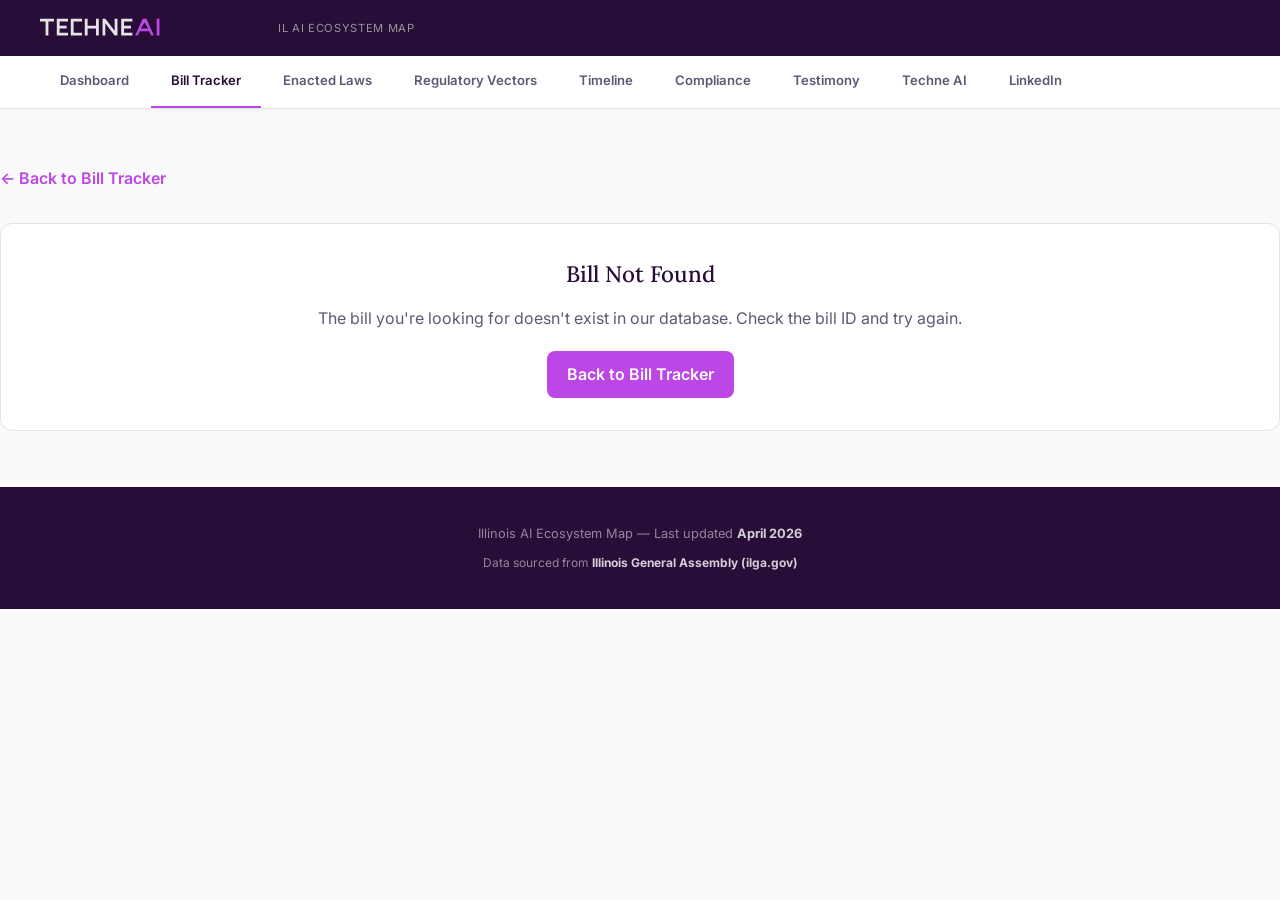
<file: bill-detail.html>
<!DOCTYPE html>
<html lang="en">
<head>
  <meta charset="UTF-8">
  <meta name="viewport" content="width=device-width, initial-scale=1.0">
  <title>Bill Detail — Illinois AI Ecosystem Map</title>
  <link rel="stylesheet" href="css/style.css">
</head>
<body>
  <!-- Site Header -->
  <header class="site-header">
    <div class="site-header-inner">
      <a href="index.html" class="site-brand">
        <img src="logo.svg" alt="Technê AI" style="height:28px;width:auto;">
        <span class="site-brand-sub">IL AI Ecosystem Map</span>
      </a>
    </div>
  </header>

  <!-- Navigation -->
  <nav class="site-nav">
    <div class="site-nav-inner">
      <a href="index.html">Dashboard</a>
      <a href="bills.html" class="active">Bill Tracker</a>
      <a href="enacted.html">Enacted Laws</a>
      <a href="vectors.html">Regulatory Vectors</a>
      <a href="timeline.html">Timeline</a>
      <a href="compliance.html">Compliance</a>
            <a href="testimony.html">Testimony</a>
      <a href="https://techne.ai/" target="_blank">Techne AI</a>
      <a href="https://www.linkedin.com/in/khullani/" target="_blank">LinkedIn</a>

    </div>
  </nav>

  <!-- Main Content -->
  <main>
    <div class="container page-section">
      <!-- Back Link -->
      <div style="margin-bottom: 32px;">
        <a href="bills.html" style="display: inline-flex; align-items: center; gap: 6px; color: var(--purple); font-weight: 600;">
          ← Back to Bill Tracker
        </a>
      </div>

      <!-- Detail Panel -->
      <div class="detail-panel">
        <!-- Header with Bill ID and Status -->
        <div class="detail-header">
          <div>
            <span class="detail-bill-id" id="billId">—</span>
            <h1 class="detail-title" id="billName">Bill Name</h1>
            <div id="statusBadge" style="margin-top: 8px;"></div>
          </div>
        </div>

        <!-- Metadata Grid -->
        <div class="detail-meta">
          <div class="detail-meta-item">
            <label>Sponsor</label>
            <span id="sponsor">—</span>
          </div>
          <div class="detail-meta-item">
            <label>Committee</label>
            <span id="committee">—</span>
          </div>
          <div class="detail-meta-item">
            <label>Chamber</label>
            <span id="chamber">—</span>
          </div>
          <div class="detail-meta-item">
            <label>Status</label>
            <span id="status">—</span>
          </div>
          <div class="detail-meta-item">
            <label>Last Action Date</label>
            <span id="lastActionDate">—</span>
          </div>
          <div class="detail-meta-item">
            <label>Last Action</label>
            <span id="lastActionText">—</span>
          </div>
          <div class="detail-meta-item" id="effectiveDateRow" style="display: none;">
            <label>Effective Date</label>
            <span id="effectiveDate">—</span>
          </div>
          <div class="detail-meta-item">
            <label>Penalties</label>
            <span id="penalties">—</span>
          </div>
        </div>

        <!-- TL;DR -->
        <div id="tldrSection" style="margin-bottom: 28px; display: none; padding: 16px 20px; background: linear-gradient(135deg, rgba(189,71,230,0.06), rgba(189,71,230,0.02)); border-left: 4px solid var(--purple); border-radius: 8px;">
          <div style="font-family: var(--font-mono); font-size: 0.7rem; font-weight: 600; letter-spacing: 0.08em; color: var(--purple); margin-bottom: 6px;">TL;DR</div>
          <p id="tldr" style="color: var(--text); line-height: 1.55; font-size: 1.0rem; margin: 0;"></p>
        </div>

        <!-- Summary -->
        <div style="margin-bottom: 28px;">
          <h2 style="font-family: var(--font-display); font-size: 1.1rem; font-weight: 500; color: var(--darkest); margin-bottom: 12px;">Summary</h2>
          <p id="summary" style="color: var(--text-secondary); line-height: 1.7;">Loading summary...</p>
        </div>

        <!-- Analyst Intent Note -->
        <div id="intentSection" style="margin-bottom: 28px; display: none; padding: 16px 20px; background: var(--surface); border: 1px dashed var(--border); border-radius: 8px;">
          <div style="font-family: var(--font-mono); font-size: 0.7rem; font-weight: 600; letter-spacing: 0.08em; color: var(--text-secondary); margin-bottom: 6px;">ANALYST VIEW · LIKELY LANDING</div>
          <p id="intent" style="color: var(--text); line-height: 1.65; font-size: 0.92rem; margin: 0;"></p>
        </div>

        <!-- Amendments -->
        <div id="amendmentsSection" style="margin-bottom: 32px; display: none;">
          <h2 style="font-family: var(--font-display); font-size: 1.1rem; font-weight: 500; color: var(--darkest); margin-bottom: 14px;">Amendments</h2>
          <div id="amendmentsList" style="display: grid; gap: 12px;"></div>
        </div>

        <!-- Regulatory Vectors -->
        <div id="vectorsSection" style="margin-bottom: 28px; display: none;">
          <h2 style="font-family: var(--font-display); font-size: 1.1rem; font-weight: 500; color: var(--darkest); margin-bottom: 14px;">Regulatory Vector(s)</h2>
          <div id="vectorCards" style="display: flex; flex-wrap: wrap; gap: 12px;"></div>
        </div>

        <!-- Legislative History -->
        <div id="historySection" style="margin-bottom: 28px; display: none;">
          <h2 style="font-family: var(--font-display); font-size: 1.1rem; font-weight: 500; color: var(--darkest); margin-bottom: 6px;">Legislative History</h2>
          <p style="font-size: 0.82rem; color: var(--text-secondary); margin-bottom: 18px;">Procedural trail from introduction through today, with notes on what each move signals about negotiation and intent.</p>
          <div id="historyTimeline" class="timeline"></div>
        </div>

        <!-- ILGA Link -->
        <div style="margin-bottom: 28px;">
          <a id="ilgaLink" href="#" target="_blank" style="display: inline-flex; align-items: center; gap: 8px; color: var(--purple); font-weight: 600; padding: 10px 16px; border: 1px solid var(--border); border-radius: 8px; transition: all 0.2s;" onmouseover="this.style.backgroundColor='var(--purple-glow)'" onmouseout="this.style.backgroundColor='transparent'">
            → View full action history on Illinois General Assembly
          </a>
        </div>
      </div>

      <!-- Related Bills Section -->
      <div style="margin-top: 48px;">
        <h2 style="font-family: var(--font-display); font-size: 1.3rem; font-weight: 500; color: var(--darkest); margin-bottom: 20px;">Related Bills</h2>
        <div id="relatedBillsContainer">
          <p style="color: var(--text-secondary);">Loading related bills...</p>
        </div>
      </div>

      <!-- Error State -->
      <div id="errorState" style="display: none;">
        <div style="background: var(--surface); border: 1px solid var(--border); border-radius: 12px; padding: 32px; text-align: center;">
          <h2 style="font-family: var(--font-display); font-size: 1.4rem; font-weight: 500; color: var(--darkest); margin-bottom: 12px;">Bill Not Found</h2>
          <p style="color: var(--text-secondary); margin-bottom: 20px;">The bill you're looking for doesn't exist in our database. Check the bill ID and try again.</p>
          <a href="bills.html" style="display: inline-block; padding: 10px 20px; background: var(--purple); color: var(--white); border-radius: 8px; font-weight: 600; text-decoration: none;">Back to Bill Tracker</a>
        </div>
      </div>
    </div>
  </main>

  <!-- Footer -->
  <footer class="site-footer">
    <p>Illinois AI Ecosystem Map — Last updated <strong id="lastUpdated">April 2026</strong></p>
    <p style="margin-top: 8px; font-size: 0.75rem;">Data sourced from <strong>Illinois General Assembly (ilga.gov)</strong></p>
  </footer>

  <script>
    // ════════════════════════════════════════════════════════════════════════════════
    // Bill Detail Page — Dynamic Loader
    // ════════════════════════════════════════════════════════════════════════════════

    async function loadBillDetail() {
      try {
        // Get bill ID from URL params
        const params = new URLSearchParams(window.location.search);
        const billId = params.get('id');

        if (!billId) {
          showError();
          return;
        }

        // Fetch bills data
        const response = await fetch('data/bills.json');
        if (!response.ok) throw new Error('Failed to load bills data');
        const data = await response.json();

        // Find bill in enacted or pending arrays
        let bill = null;
        let billType = null;

        // Search in enacted
        bill = data.enacted.find(b => b.id === billId);
        if (bill) billType = 'enacted';

        // Search in pending
        if (!bill) {
          bill = data.pending.find(b => b.id === billId);
          if (bill) billType = 'pending';
        }

        if (!bill) {
          showError();
          return;
        }

        // Populate bill detail
        populateBillDetail(bill, billType, data);

        // Find and display related bills
        displayRelatedBills(bill, data);

      } catch (error) {
        console.error('Error loading bill detail:', error);
        showError();
      }
    }

    function populateBillDetail(bill, billType, data) {
      // Bill ID
      document.getElementById('billId').textContent = bill.bill;

      // Bill name
      document.getElementById('billName').textContent = bill.name;

      // Status badge
      const statusBadgeEl = document.getElementById('statusBadge');
      if (bill.statusClass) {
        const statusClasses = {
          'enacted': 'badge-enacted',
          'pending': 'badge-pending',
          'committee': 'badge-committee',
          'stalled': 'badge-stalled',
          '2nd-reading': 'badge-2nd-reading'
        };
        const badgeClass = statusClasses[bill.statusClass] || 'badge-pending';
        statusBadgeEl.innerHTML = `<span class="badge ${badgeClass}">${bill.status}</span>`;
      }

      // Metadata
      document.getElementById('sponsor').textContent = bill.sponsor || '—';
      document.getElementById('committee').textContent = bill.committee || '—';

      // Determine chamber from bill ID
      const chamber = bill.id.startsWith('S') || bill.id.startsWith('PA') ? 'Senate' : 'House';
      document.getElementById('chamber').textContent = chamber;

      document.getElementById('status').textContent = bill.status || '—';
      document.getElementById('lastActionDate').textContent = bill.lastAction ? formatDate(bill.lastAction) : '—';
      document.getElementById('lastActionText').textContent = bill.lastActionText || '—';

      // Effective date (only for enacted bills or if effectiveIfPassed is set)
      const effectiveDateRow = document.getElementById('effectiveDateRow');
      if (bill.effectiveDate) {
        effectiveDateRow.style.display = 'block';
        document.getElementById('effectiveDate').textContent = bill.effectiveDateDisplay || formatDate(bill.effectiveDate);
      } else if (bill.effectiveIfPassed) {
        effectiveDateRow.style.display = 'block';
        document.getElementById('effectiveDate').textContent = bill.effectiveIfPassed;
      }

      // Penalties — prefer structured penaltyDetail (enacted bills) over the legacy single-string
      if (bill.penaltyDetail) {
        var pd = bill.penaltyDetail;
        var span = document.getElementById('penalties');
        span.innerHTML = '';
        var summary = document.createElement('div');
        summary.style.cssText = 'margin-bottom: 6px;';
        summary.textContent = pd.summary || bill.penalties || 'N/A';
        span.appendChild(summary);
        if (pd.enforcer) {
          var enf = document.createElement('div');
          enf.style.cssText = 'font-size: 0.78rem; color: var(--text-secondary); margin-top: 4px;';
          enf.innerHTML = '<strong style="font-family: var(--font-mono); font-size: 0.68rem; letter-spacing: 0.06em; text-transform: uppercase; color: var(--purple); margin-right: 6px;">Enforcer</strong>' + pd.enforcer;
          span.appendChild(enf);
        }
        if (pd.remedies && pd.remedies.length) {
          var rem = document.createElement('details');
          rem.style.cssText = 'margin-top: 8px;';
          var remSummary = document.createElement('summary');
          remSummary.style.cssText = 'cursor: pointer; font-size: 0.78rem; color: var(--purple); font-weight: 600;';
          remSummary.textContent = 'Available remedies (' + pd.remedies.length + ')';
          rem.appendChild(remSummary);
          var ul = document.createElement('ul');
          ul.style.cssText = 'margin: 8px 0 0; padding-left: 20px; font-size: 0.82rem; color: var(--text-secondary); line-height: 1.6;';
          pd.remedies.forEach(function(r) {
            var li = document.createElement('li');
            li.textContent = r;
            ul.appendChild(li);
          });
          rem.appendChild(ul);
          span.appendChild(rem);
        }
      } else {
        document.getElementById('penalties').textContent = bill.penalties || 'N/A';
      }

      // TL;DR (preferred over summary first-sentence chop)
      if (bill.tldr) {
        document.getElementById('tldrSection').style.display = 'block';
        document.getElementById('tldr').textContent = bill.tldr;
      }

      // Summary
      document.getElementById('summary').textContent = bill.summary;

      // Analyst intent note
      if (bill.intent && bill.intent.trim().length > 0) {
        document.getElementById('intentSection').style.display = 'block';
        document.getElementById('intent').textContent = bill.intent;
      }

      // Amendments
      if (bill.amendments && bill.amendments.length > 0) {
        document.getElementById('amendmentsSection').style.display = 'block';
        const amList = document.getElementById('amendmentsList');
        amList.innerHTML = '';
        bill.amendments.forEach(am => {
          const card = document.createElement('div');
          card.style.cssText = `padding: 14px 16px; background: var(--surface); border: 1px solid var(--border); border-radius: 8px;`;
          const adoptedBadge = am.adopted
            ? `<span class="badge badge-enacted" style="margin-left: 8px;">Adopted</span>`
            : `<span class="badge badge-committee" style="margin-left: 8px;">Filed</span>`;
          const dateStr = am.date ? formatDate(am.date) : '';
          card.innerHTML = `
            <div style="display:flex; align-items:center; flex-wrap:wrap; gap:8px; margin-bottom:6px;">
              <strong style="font-family: var(--font-display); color: var(--darkest);">Amendment No. ${am.number}</strong>
              ${dateStr ? `<span style="font-family: var(--font-mono); font-size: 0.78rem; color: var(--text-secondary);">${dateStr}</span>` : ''}
              ${adoptedBadge}
            </div>
            <div style="color: var(--text-secondary); font-size: 0.9rem; line-height: 1.55;">${am.summary || ''}</div>
          `;
          amList.appendChild(card);
        });
      }

      // Legislative history timeline
      if (bill.history && bill.history.length > 0) {
        document.getElementById('historySection').style.display = 'block';
        const timeline = document.getElementById('historyTimeline');
        timeline.innerHTML = '';
        // Reverse-chronological so newest is first
        const items = [...bill.history].reverse();
        items.forEach((event, idx) => {
          const item = document.createElement('div');
          // Most recent action gets the "current" dot styling; others "past"
          item.className = 'tl-item ' + (idx === 0 ? 'current' : 'past');
          const dateStr = event.date ? formatDate(event.date) : event.date;
          const noteHtml = event.note && event.note.trim().length > 0
            ? `<div style="margin-top: 6px; font-size: 0.82rem; color: var(--purple); font-style: italic;">${event.note}</div>`
            : '';
          item.innerHTML = `
            <div class="tl-date">${dateStr}</div>
            <div class="tl-desc">${event.action}${noteHtml}</div>
          `;
          timeline.appendChild(item);
        });
      }

      // Regulatory vectors (for pending bills)
      if (bill.vectorIds && bill.vectorIds.length > 0) {
        const vectorsSection = document.getElementById('vectorsSection');
        vectorsSection.style.display = 'block';

        const vectorCards = document.getElementById('vectorCards');
        vectorCards.innerHTML = '';

        bill.vectorIds.forEach(vectorId => {
          const vector = data.vectors.find(v => v.id === vectorId);
          if (vector) {
            const card = createVectorCard(vector);
            vectorCards.appendChild(card);
          }
        });
      }

      // ILGA Link
      document.getElementById('ilgaLink').href = bill.ilgaUrl;

      // Update last updated date
      document.getElementById('lastUpdated').textContent = data.meta.lastUpdated ? formatDate(data.meta.lastUpdated) : 'April 2026';
    }

    function createVectorCard(vector) {
      const card = document.createElement('a');
      card.href = `vectors.html#${vector.id}`;
      card.style.cssText = `
        display: inline-flex;
        align-items: center;
        gap: 12px;
        padding: 12px 16px;
        background: var(--surface);
        border: 1px solid var(--border);
        border-left: 4px solid ${vector.color};
        border-radius: 8px;
        text-decoration: none;
        color: var(--text);
        transition: all 0.2s;
        cursor: pointer;
      `;
      card.onmouseover = () => {
        card.style.boxShadow = '0 4px 16px rgba(39,13,55,0.12)';
        card.style.transform = 'translateY(-2px)';
      };
      card.onmouseout = () => {
        card.style.boxShadow = 'none';
        card.style.transform = 'translateY(0)';
      };

      const colorDot = document.createElement('div');
      colorDot.style.cssText = `
        width: 12px;
        height: 12px;
        border-radius: 50%;
        background: ${vector.color};
        flex-shrink: 0;
      `;

      const text = document.createElement('span');
      text.style.cssText = `
        font-weight: 500;
        font-size: 0.9rem;
      `;
      text.textContent = vector.shortName;

      card.appendChild(colorDot);
      card.appendChild(text);

      return card;
    }

    function displayRelatedBills(currentBill, data) {
      const relatedContainer = document.getElementById('relatedBillsContainer');
      relatedContainer.innerHTML = '';

      if (!currentBill.vectorIds || currentBill.vectorIds.length === 0) {
        relatedContainer.innerHTML = '<p style="color: var(--text-secondary);">No related bills in tracked vectors.</p>';
        return;
      }

      // Collect all bills in the same vectors
      const relatedBillIds = new Set();
      currentBill.vectorIds.forEach(vectorId => {
        const vector = data.vectors.find(v => v.id === vectorId);
        if (vector) {
          vector.billIds.forEach(billId => {
            if (billId !== currentBill.id) {
              relatedBillIds.add(billId);
            }
          });
        }
      });

      if (relatedBillIds.size === 0) {
        relatedContainer.innerHTML = '<p style="color: var(--text-secondary);">No other bills in these vectors.</p>';
        return;
      }

      // Build related bills list
      const relatedBills = [];
      relatedBillIds.forEach(billId => {
        let bill = data.enacted.find(b => b.id === billId);
        if (!bill) bill = data.pending.find(b => b.id === billId);
        if (bill) relatedBills.push(bill);
      });

      // Sort by bill ID
      relatedBills.sort((a, b) => a.bill.localeCompare(b.bill));

      // Render as compact list
      const list = document.createElement('div');
      list.style.cssText = `
        display: grid;
        gap: 12px;
      `;

      relatedBills.forEach(bill => {
        const item = document.createElement('div');
        item.style.cssText = `
          display: flex;
          align-items: center;
          justify-content: space-between;
          padding: 12px 16px;
          background: var(--surface);
          border: 1px solid var(--border);
          border-radius: 8px;
          transition: all 0.2s;
        `;
        item.onmouseover = () => {
          item.style.boxShadow = '0 4px 16px rgba(39,13,55,0.08)';
        };
        item.onmouseout = () => {
          item.style.boxShadow = 'none';
        };

        const billInfo = document.createElement('div');
        billInfo.style.cssText = `
          flex: 1;
        `;

        const billLink = document.createElement('a');
        billLink.href = `bill-detail.html?id=${bill.id}`;
        billLink.style.cssText = `
          font-weight: 600;
          color: var(--purple);
          text-decoration: none;
          margin-right: 12px;
        `;
        billLink.textContent = bill.bill;

        const billNameSpan = document.createElement('span');
        billNameSpan.style.cssText = `
          color: var(--text-secondary);
          font-size: 0.9rem;
        `;
        billNameSpan.textContent = bill.name;

        billInfo.appendChild(billLink);
        billInfo.appendChild(billNameSpan);

        // Status badge
        const statusBadge = document.createElement('span');
        if (bill.statusClass) {
          const statusClasses = {
            'enacted': 'badge-enacted',
            'pending': 'badge-pending',
            'committee': 'badge-committee',
            'stalled': 'badge-stalled',
            '2nd-reading': 'badge-2nd-reading'
          };
          const badgeClass = statusClasses[bill.statusClass] || 'badge-pending';
          statusBadge.className = `badge ${badgeClass}`;
          statusBadge.textContent = bill.status;
        }

        item.appendChild(billInfo);
        item.appendChild(statusBadge);

        list.appendChild(item);
      });

      relatedContainer.appendChild(list);
    }

    function showError() {
      document.querySelector('.detail-panel').style.display = 'none';
      document.querySelector('[style*="margin-top: 48px"]').style.display = 'none';
      document.getElementById('errorState').style.display = 'block';
    }

    function formatDate(dateString) {
      if (!dateString) return '—';
      const date = new Date(dateString);
      const options = { year: 'numeric', month: 'long', day: 'numeric' };
      return date.toLocaleDateString('en-US', options);
    }

    // Load on page load
    document.addEventListener('DOMContentLoaded', loadBillDetail);
  </script>
</body>
</html>
</file>
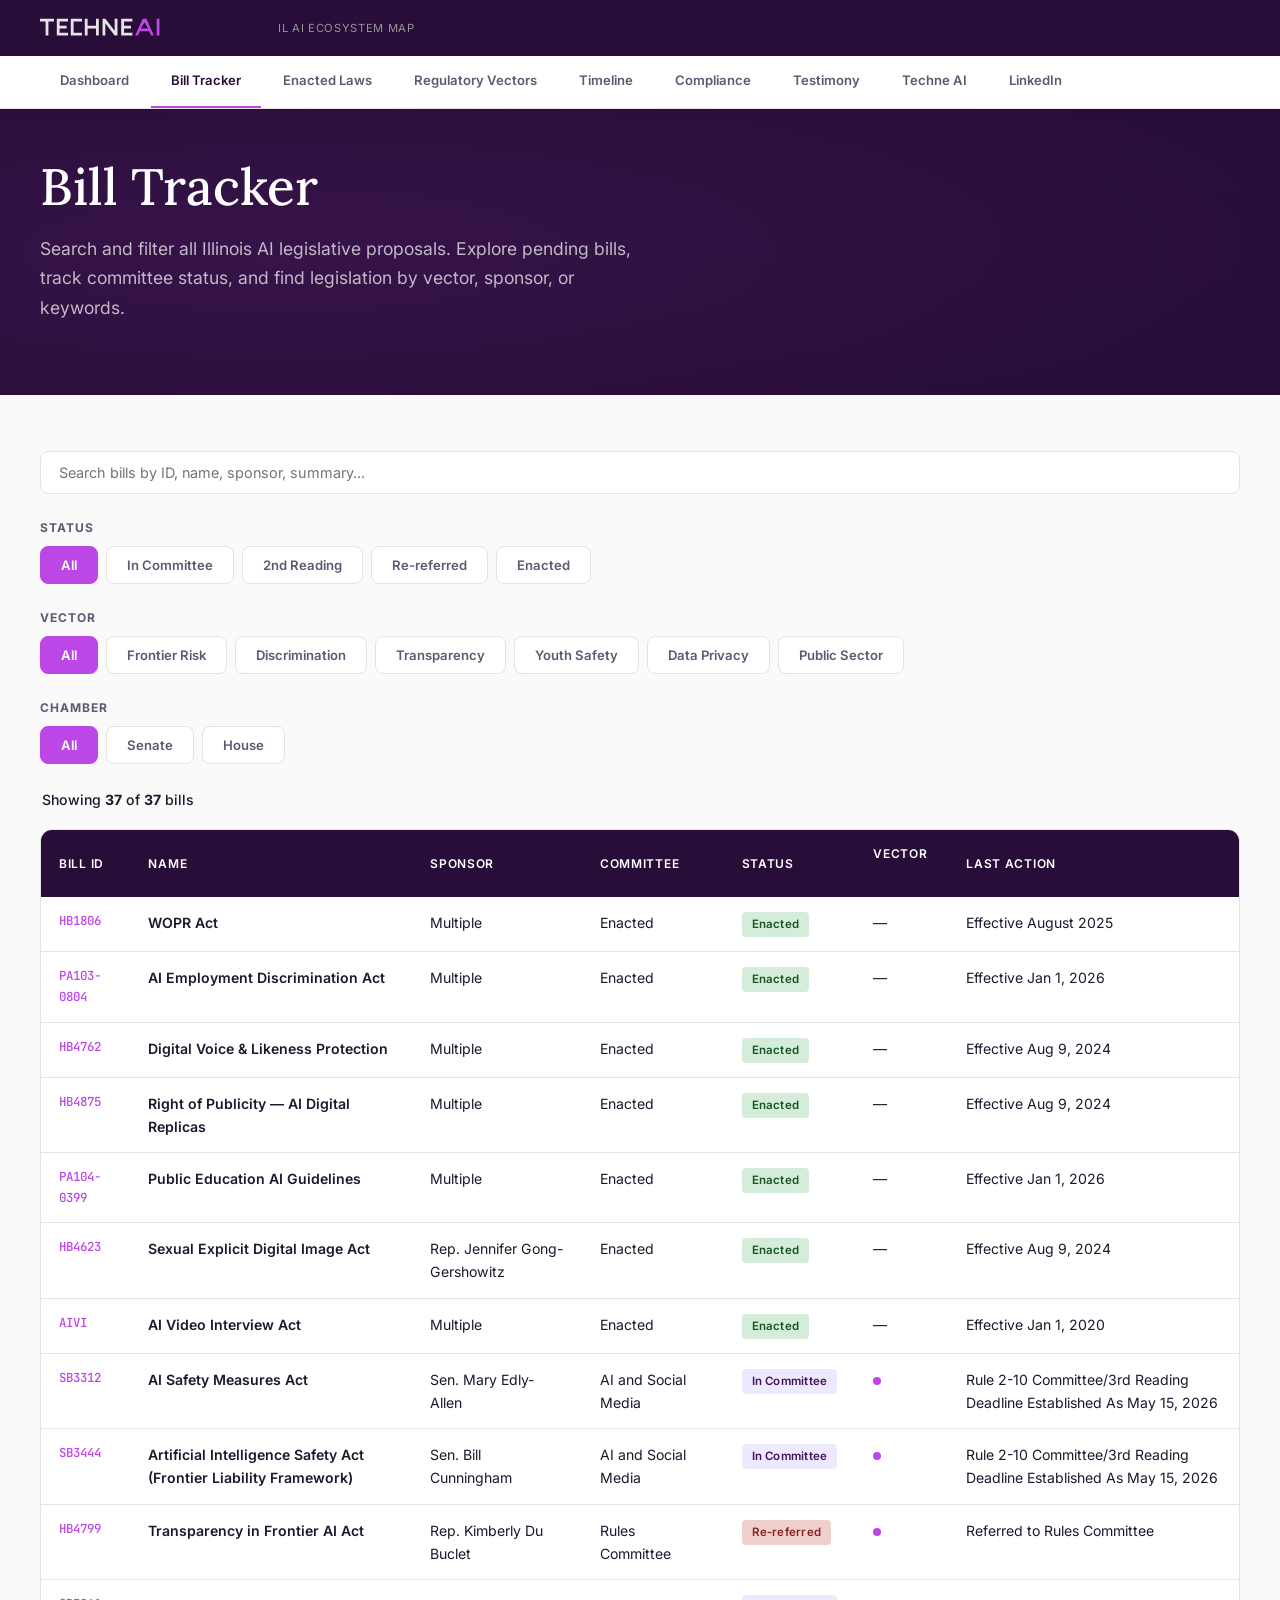
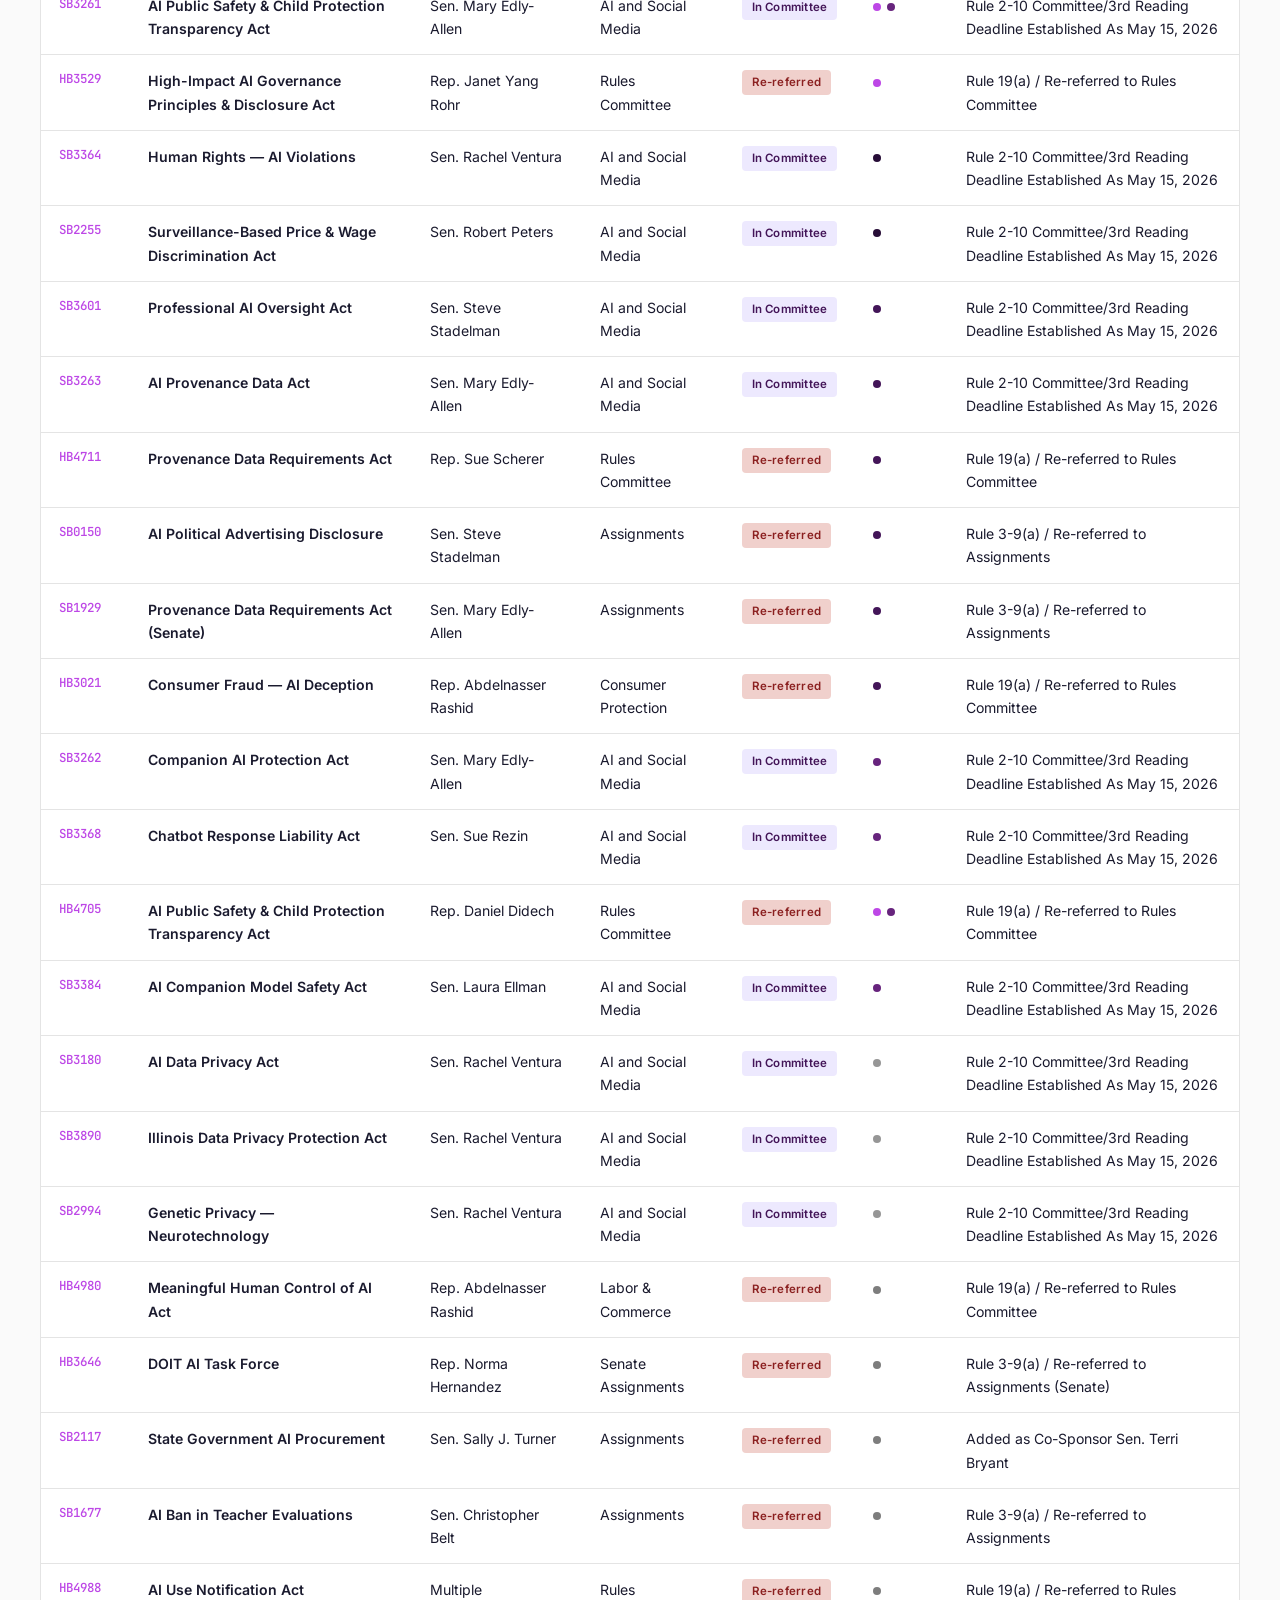
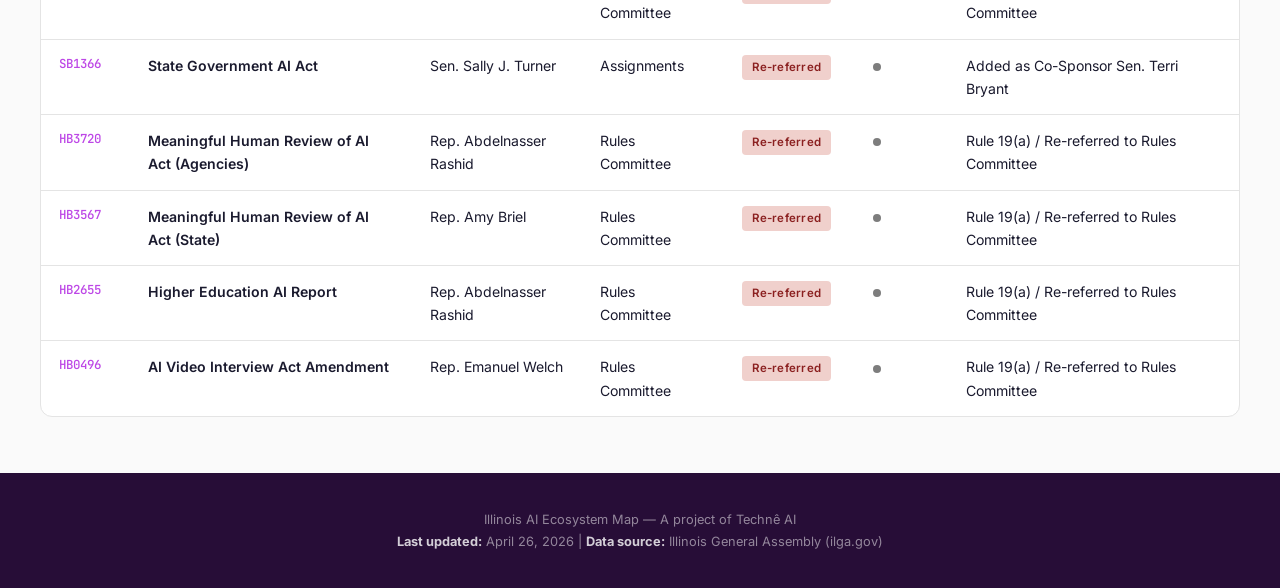
<file: bills.html>
<!DOCTYPE html>
<html lang="en">
<head>
  <meta charset="UTF-8">
  <meta name="viewport" content="width=device-width, initial-scale=1.0">
  <title>Bill Tracker — Illinois AI Ecosystem Map</title>
  <link rel="stylesheet" href="css/style.css">
  <style>
    .hero-small {
      padding: 48px 40px 40px;
    }

    .filter-group {
      margin-bottom: 24px;
    }

    .filter-group-label {
      font-size: 0.75rem;
      font-weight: 700;
      letter-spacing: 0.08em;
      text-transform: uppercase;
      color: var(--text-secondary);
      margin-bottom: 8px;
      display: block;
    }

    .filter-group-buttons {
      display: flex;
      flex-wrap: wrap;
      gap: 8px;
    }

    .results-meta {
      display: flex;
      justify-content: space-between;
      align-items: center;
      margin-bottom: 18px;
      padding: 0 2px;
      font-size: 0.88rem;
      color: var(--text-secondary);
    }

    .results-count {
      font-weight: 500;
      color: var(--text);
    }

    .table-responsive {
      overflow-x: auto;
    }

    .bill-id-cell {
      font-family: var(--font-mono);
      font-size: 0.78rem;
      font-weight: 500;
      color: var(--purple);
    }

    .bill-id-cell a {
      color: var(--purple);
      text-decoration: none;
    }

    .bill-id-cell a:hover {
      text-decoration: underline;
    }

    .bill-name {
      font-weight: 600;
    }

    th.sortable {
      cursor: pointer;
      user-select: none;
    }

    th.sortable:hover {
      background: rgba(189, 71, 230, 0.1);
    }

    th.sortable::after {
      content: '';
      display: inline-block;
      margin-left: 6px;
      font-size: 0.7rem;
      opacity: 0.4;
    }

    th.sortable.asc::after {
      content: '↑';
      opacity: 1;
    }

    th.sortable.desc::after {
      content: '↓';
      opacity: 1;
    }

    .vector-dot {
      display: inline-block;
      width: 8px;
      height: 8px;
      border-radius: 50%;
      margin-right: 6px;
      vertical-align: middle;
    }

    .no-results {
      text-align: center;
      padding: 40px 20px;
      color: var(--text-secondary);
    }

    .no-results p {
      font-size: 0.95rem;
      margin-bottom: 12px;
    }

    @media (max-width: 768px) {
      .hero-small {
        padding: 36px 20px 28px;
      }

      .results-meta {
        flex-direction: column;
        align-items: flex-start;
        gap: 12px;
      }

      .filter-group-buttons {
        gap: 6px;
      }

      .filter-btn {
        padding: 8px 14px;
        font-size: 0.75rem;
      }
    }
  </style>
</head>
<body>
  <!-- SITE HEADER -->
  <header class="site-header">
    <div class="site-header-inner">
      <a href="index.html" class="site-brand">
        <img src="logo.svg" alt="Technê AI" style="height:28px;width:auto;">
        <span class="site-brand-sub">IL AI Ecosystem Map</span>
      </a>
    </div>
  </header>

  <!-- NAVIGATION -->
  <nav class="site-nav">
    <div class="site-nav-inner">
      <a href="index.html">Dashboard</a>
      <a href="bills.html" class="active">Bill Tracker</a>
      <a href="enacted.html">Enacted Laws</a>
      <a href="vectors.html">Regulatory Vectors</a>
      <a href="timeline.html">Timeline</a>
      <a href="compliance.html">Compliance</a>
            <a href="testimony.html">Testimony</a>
      <a href="https://techne.ai/" target="_blank">Techne AI</a>
      <a href="https://www.linkedin.com/in/khullani/" target="_blank">LinkedIn</a>

    </div>
  </nav>

  <!-- PAGE HERO -->
  <section class="page-hero">
    <div class="hero-inner hero-small">
      <h1 class="hero-title">Bill Tracker</h1>
      <p class="hero-sub">Search and filter all Illinois AI legislative proposals. Explore pending bills, track committee status, and find legislation by vector, sponsor, or keywords.</p>
    </div>
  </section>

  <!-- MAIN CONTENT -->
  <main class="page-section">
    <div class="container">
      <!-- SEARCH INPUT -->
      <div class="search-bar">
        <input
          type="text"
          id="searchInput"
          class="search-input"
          placeholder="Search bills by ID, name, sponsor, summary..."
          aria-label="Search bills"
        >
      </div>

      <!-- FILTER GROUPS -->
      <div id="filtersContainer">
        <!-- Status Filters -->
        <div class="filter-group">
          <label class="filter-group-label">Status</label>
          <div class="filter-group-buttons">
            <button class="filter-btn active" data-filter="status" data-value="">All</button>
            <button class="filter-btn" data-filter="status" data-value="committee">In Committee</button>
            <button class="filter-btn" data-filter="status" data-value="pending">2nd Reading</button>
            <button class="filter-btn" data-filter="status" data-value="stalled">Re-referred</button>
            <button class="filter-btn" data-filter="status" data-value="enacted">Enacted</button>
          </div>
        </div>

        <!-- Vector Filters -->
        <div class="filter-group">
          <label class="filter-group-label">Vector</label>
          <div class="filter-group-buttons">
            <button class="filter-btn active" data-filter="vector" data-value="">All</button>
            <button class="filter-btn" data-filter="vector" data-value="v1">Frontier Risk</button>
            <button class="filter-btn" data-filter="vector" data-value="v2">Discrimination</button>
            <button class="filter-btn" data-filter="vector" data-value="v3">Transparency</button>
            <button class="filter-btn" data-filter="vector" data-value="v4">Youth Safety</button>
            <button class="filter-btn" data-filter="vector" data-value="v5">Data Privacy</button>
            <button class="filter-btn" data-filter="vector" data-value="v6">Public Sector</button>
          </div>
        </div>

        <!-- Chamber Filters -->
        <div class="filter-group">
          <label class="filter-group-label">Chamber</label>
          <div class="filter-group-buttons">
            <button class="filter-btn active" data-filter="chamber" data-value="">All</button>
            <button class="filter-btn" data-filter="chamber" data-value="Senate">Senate</button>
            <button class="filter-btn" data-filter="chamber" data-value="House">House</button>
          </div>
        </div>
      </div>

      <!-- RESULTS COUNT -->
      <div class="results-meta">
        <span class="results-count">Showing <strong id="displayedCount">0</strong> of <strong id="totalCount">0</strong> bills</span>
      </div>

      <!-- BILLS TABLE -->
      <div class="table-wrap">
        <div class="table-responsive">
          <table id="billsTable">
            <thead>
              <tr>
                <th class="sortable" data-sort="id">Bill ID</th>
                <th class="sortable" data-sort="name">Name</th>
                <th class="sortable" data-sort="sponsor">Sponsor</th>
                <th class="sortable" data-sort="committee">Committee</th>
                <th class="sortable" data-sort="status">Status</th>
                <th class="sortable" data-sort="vector">Vector</th>
                <th class="sortable" data-sort="lastAction">Last Action</th>
              </tr>
            </thead>
            <tbody id="billsTableBody">
              <!-- Populated by JavaScript -->
            </tbody>
          </table>
        </div>
        <div id="noResults" class="no-results hidden">
          <p>No bills match your search or filter criteria.</p>
        </div>
      </div>
    </div>
  </main>

  <!-- FOOTER -->
  <footer class="site-footer">
    <p>Illinois AI Ecosystem Map — A project of Technê AI<br>
    <strong>Last updated:</strong> April 26, 2026 | <strong>Data source:</strong> Illinois General Assembly (ilga.gov)</p>
  </footer>

  <script>
    // Global state
    let allBills = [];
    let filteredBills = [];
    let vectorsMap = {};
    let currentSort = { field: null, ascending: true };
    let currentFilters = {
      status: '',
      vector: '',
      chamber: '',
      search: ''
    };

    // Fetch data on page load
    async function loadData() {
      try {
        const response = await fetch('data/bills.json');
        const data = await response.json();

        // Build vectors map for quick lookup
        data.vectors.forEach(vector => {
          vectorsMap[vector.id] = vector;
        });

        // Merge enacted and pending bills
        allBills = [
          ...data.enacted.map(bill => ({
            ...bill,
            status: 'enacted',
            statusClass: 'enacted',
            chamber: bill.bill.startsWith('PA') ? 'Both' : 'Both',
            vectorIds: [],
            committee: 'Enacted',
            lastAction: bill.effectiveDate,
            lastActionText: `Effective ${bill.effectiveDateDisplay}`
          })),
          ...data.pending.map(bill => ({
            ...bill,
            statusClass: bill.statusClass || bill.status
          }))
        ];

        // Extract chamber from bill ID
        allBills.forEach(bill => {
          if (!bill.chamber) {
            bill.chamber = bill.id.startsWith('SB') ? 'Senate' : bill.id.startsWith('HB') ? 'House' : 'Both';
          }
        });

        // Update total count
        document.getElementById('totalCount').textContent = allBills.length;

        // Render initial table
        applyFiltersAndSort();
        attachFilterListeners();
        attachSearchListener();
        attachSortListeners();
      } catch (error) {
        console.error('Error loading bills data:', error);
      }
    }

    function attachFilterListeners() {
      document.querySelectorAll('.filter-btn').forEach(btn => {
        btn.addEventListener('click', function() {
          const filterType = this.dataset.filter;
          const filterValue = this.dataset.value;

          // Toggle the active state
          const group = this.closest('.filter-group-buttons');
          const allBtns = group.querySelectorAll('.filter-btn');

          if (filterValue === '') {
            // "All" button: deactivate siblings
            allBtns.forEach(b => {
              if (b !== this) b.classList.remove('active');
            });
            this.classList.add('active');
            currentFilters[filterType] = '';
          } else {
            // Regular filter button
            const allBtn = group.querySelector('[data-value=""]');
            allBtn.classList.remove('active');
            this.classList.toggle('active');

            // Collect active filters of this type
            const activeValues = [];
            allBtns.forEach(b => {
              if (b !== allBtn && b.classList.contains('active')) {
                activeValues.push(b.dataset.value);
              }
            });

            if (activeValues.length === 0) {
              allBtn.classList.add('active');
              currentFilters[filterType] = '';
            } else {
              currentFilters[filterType] = activeValues;
            }
          }

          applyFiltersAndSort();
        });
      });
    }

    function attachSearchListener() {
      const searchInput = document.getElementById('searchInput');
      searchInput.addEventListener('input', function() {
        currentFilters.search = this.value.toLowerCase();
        applyFiltersAndSort();
      });
    }

    function attachSortListeners() {
      document.querySelectorAll('th.sortable').forEach(th => {
        th.addEventListener('click', function() {
          const field = this.dataset.sort;

          // Toggle sort direction
          if (currentSort.field === field) {
            currentSort.ascending = !currentSort.ascending;
          } else {
            currentSort.field = field;
            currentSort.ascending = true;
          }

          // Update visual indicators
          document.querySelectorAll('th.sortable').forEach(h => {
            h.classList.remove('asc', 'desc');
          });
          this.classList.add(currentSort.ascending ? 'asc' : 'desc');

          applyFiltersAndSort();
        });
      });
    }

    function applyFiltersAndSort() {
      // Filter bills
      filteredBills = allBills.filter(bill => {
        // Status filter
        if (currentFilters.status) {
          const statuses = Array.isArray(currentFilters.status)
            ? currentFilters.status
            : [currentFilters.status];
          if (!statuses.includes(bill.statusClass)) {
            return false;
          }
        }

        // Vector filter
        if (currentFilters.vector) {
          const vectors = Array.isArray(currentFilters.vector)
            ? currentFilters.vector
            : [currentFilters.vector];
          const billVectors = bill.vectorIds || [];
          if (!vectors.some(v => billVectors.includes(v))) {
            return false;
          }
        }

        // Chamber filter
        if (currentFilters.chamber) {
          const chambers = Array.isArray(currentFilters.chamber)
            ? currentFilters.chamber
            : [currentFilters.chamber];
          if (!chambers.includes(bill.chamber)) {
            return false;
          }
        }

        // Search filter
        if (currentFilters.search) {
          const query = currentFilters.search;
          const searchableFields = [
            bill.id,
            bill.name,
            bill.fullName || bill.name,
            bill.sponsor,
            bill.summary,
            bill.tldr || ''
          ].map(f => String(f).toLowerCase());

          if (!searchableFields.some(field => field.includes(query))) {
            return false;
          }
        }

        return true;
      });

      // Sort bills
      if (currentSort.field) {
        filteredBills.sort((a, b) => {
          let aVal = a[currentSort.field];
          let bVal = b[currentSort.field];

          // Handle null/undefined
          if (aVal == null) aVal = '';
          if (bVal == null) bVal = '';

          // Convert to string for comparison
          aVal = String(aVal).toLowerCase();
          bVal = String(bVal).toLowerCase();

          const comparison = aVal < bVal ? -1 : aVal > bVal ? 1 : 0;
          return currentSort.ascending ? comparison : -comparison;
        });
      }

      // Render table
      renderBillsTable();

      // Update count
      document.getElementById('displayedCount').textContent = filteredBills.length;
    }

    function renderBillsTable() {
      const tbody = document.getElementById('billsTableBody');
      const noResults = document.getElementById('noResults');

      if (filteredBills.length === 0) {
        tbody.innerHTML = '';
        noResults.classList.remove('hidden');
        return;
      }

      noResults.classList.add('hidden');
      tbody.innerHTML = filteredBills.map(bill => {
        const statusBadge = getStatusBadge(bill.statusClass);
        const vectorDots = getVectorDots(bill.vectorIds || []);
        const chamber = bill.chamber === 'Both' ? '—' : bill.chamber;

        return `
          <tr>
            <td class="bill-id-cell">
              <a href="bill-detail.html?id=${bill.id}">${bill.id}</a>
            </td>
            <td class="bill-name">${bill.name}</td>
            <td>${bill.sponsor || '—'}</td>
            <td>${bill.committee || '—'}</td>
            <td>${statusBadge}</td>
            <td>${vectorDots}</td>
            <td>${bill.lastActionText || formatDate(bill.lastAction) || '—'}</td>
          </tr>
        `;
      }).join('');
    }

    function getStatusBadge(statusClass) {
      const statusMap = {
        'enacted': 'Enacted',
        'committee': 'In Committee',
        'pending': '2nd Reading',
        'stalled': 'Re-referred'
      };

      const label = statusMap[statusClass] || statusClass;
      return `<span class="badge badge-${statusClass}">${label}</span>`;
    }

    function getVectorDots(vectorIds) {
      if (!vectorIds || vectorIds.length === 0) {
        return '—';
      }

      return vectorIds.map(vId => {
        const vector = vectorsMap[vId];
        if (!vector) return '';
        return `<span class="vector-dot" style="background-color: ${vector.color};" title="${vector.shortName}"></span>`;
      }).join('');
    }

    function formatDate(dateStr) {
      if (!dateStr) return '';
      const date = new Date(dateStr);
      const options = { year: 'numeric', month: 'short', day: 'numeric' };
      return date.toLocaleDateString('en-US', options);
    }

    // Initialize on page load
    document.addEventListener('DOMContentLoaded', loadData);
  </script>
</body>
</html>
</file>
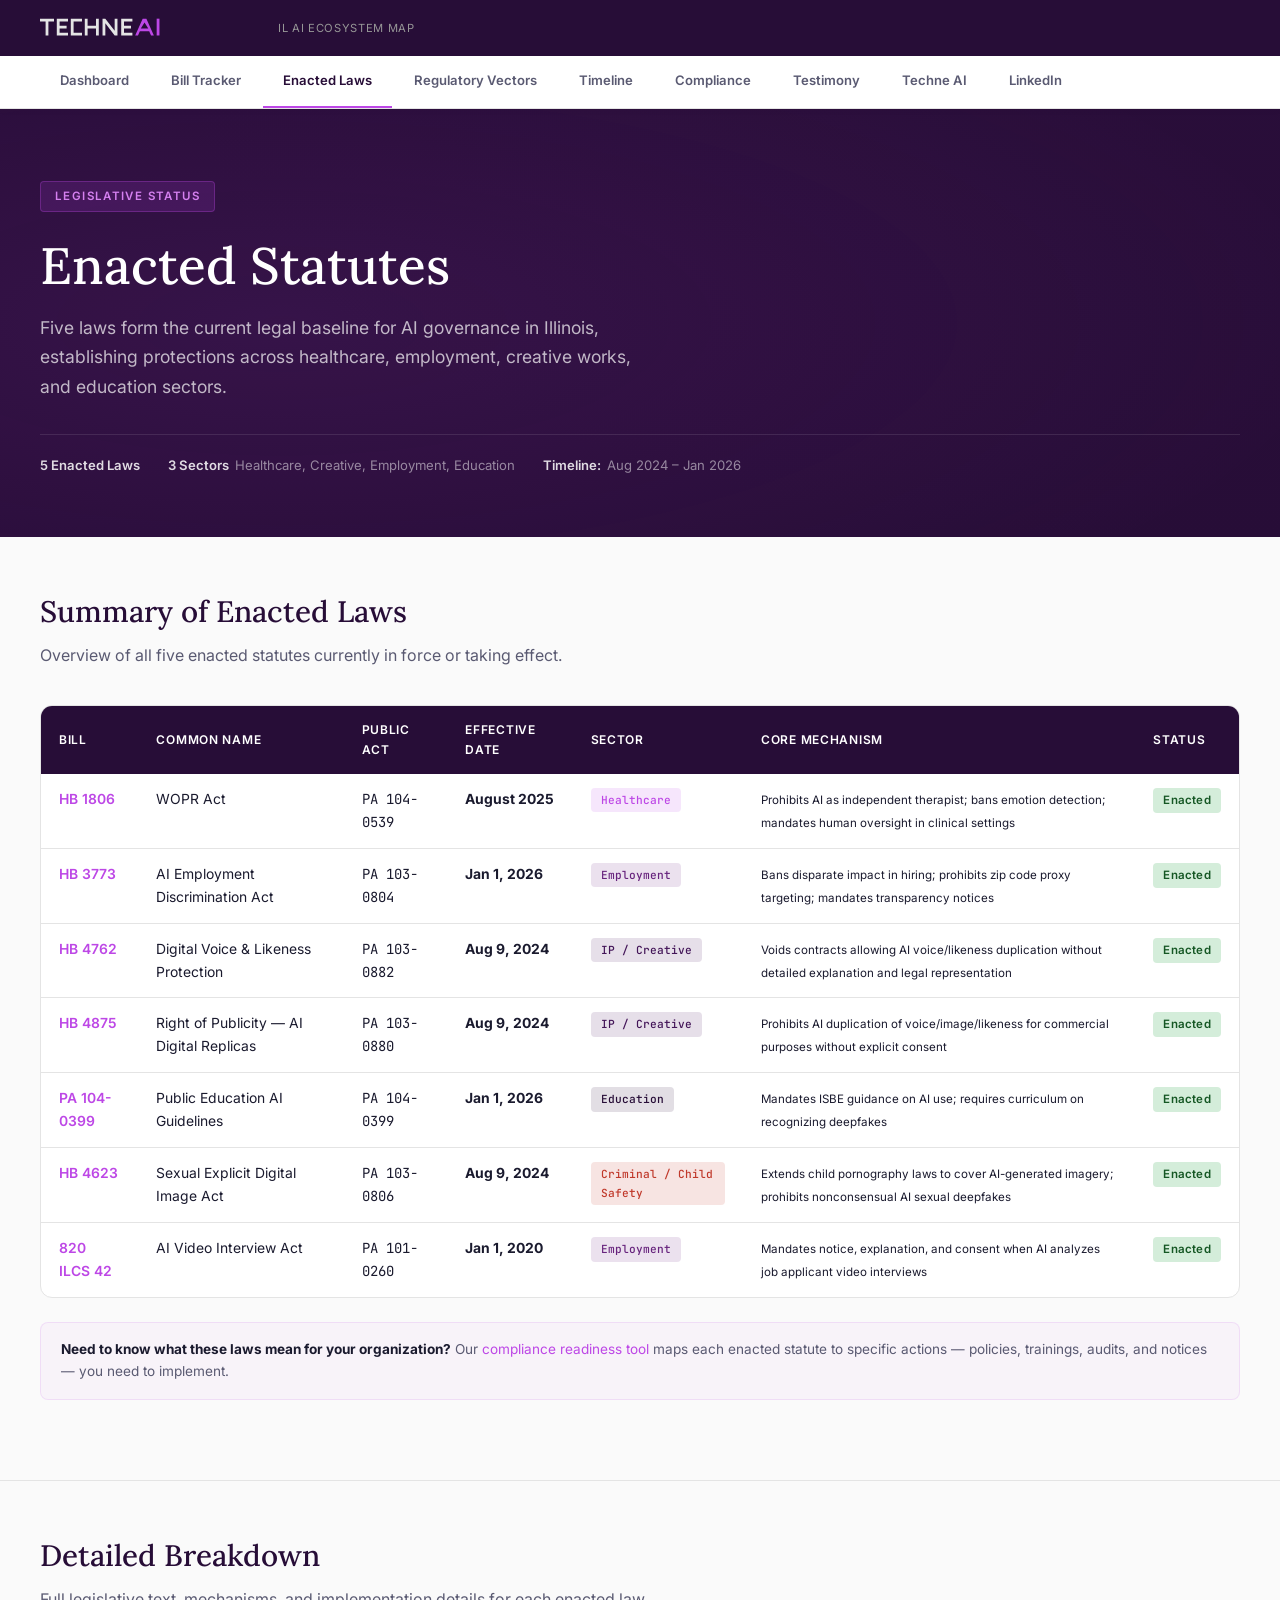
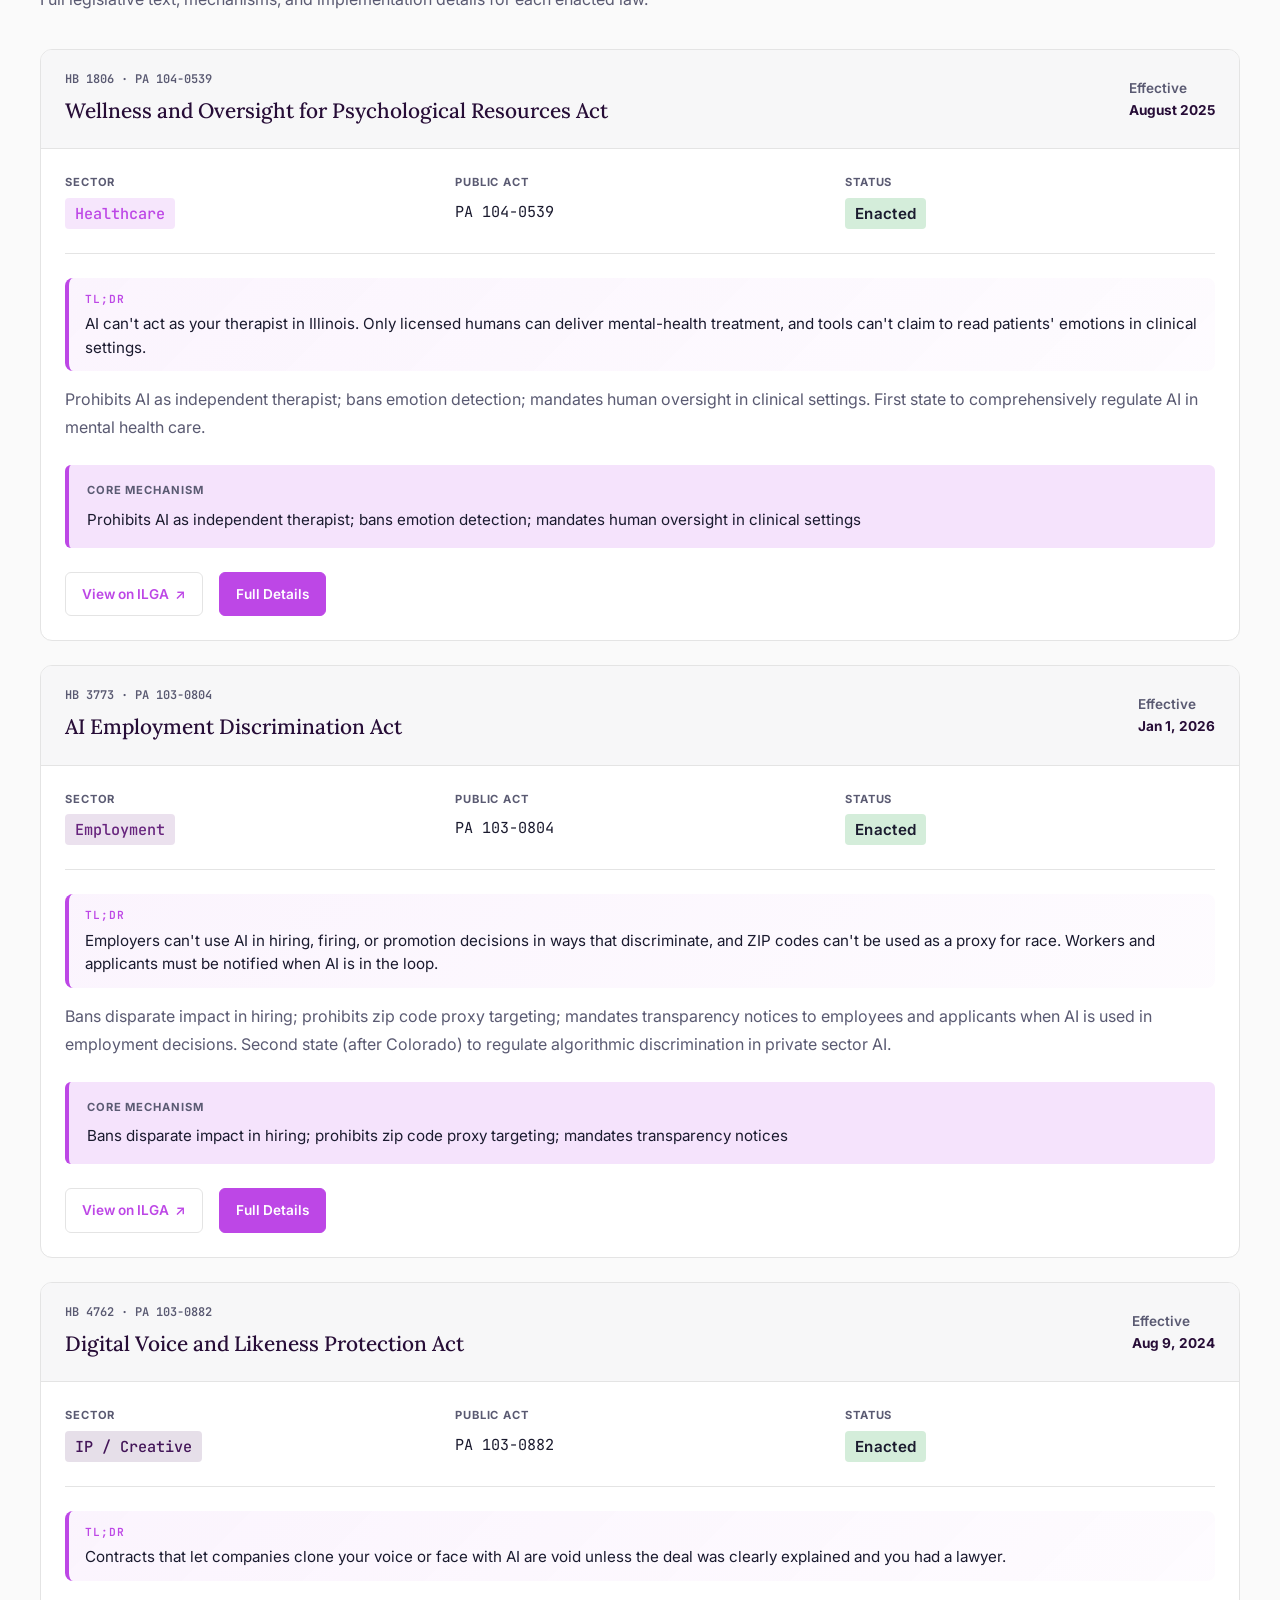
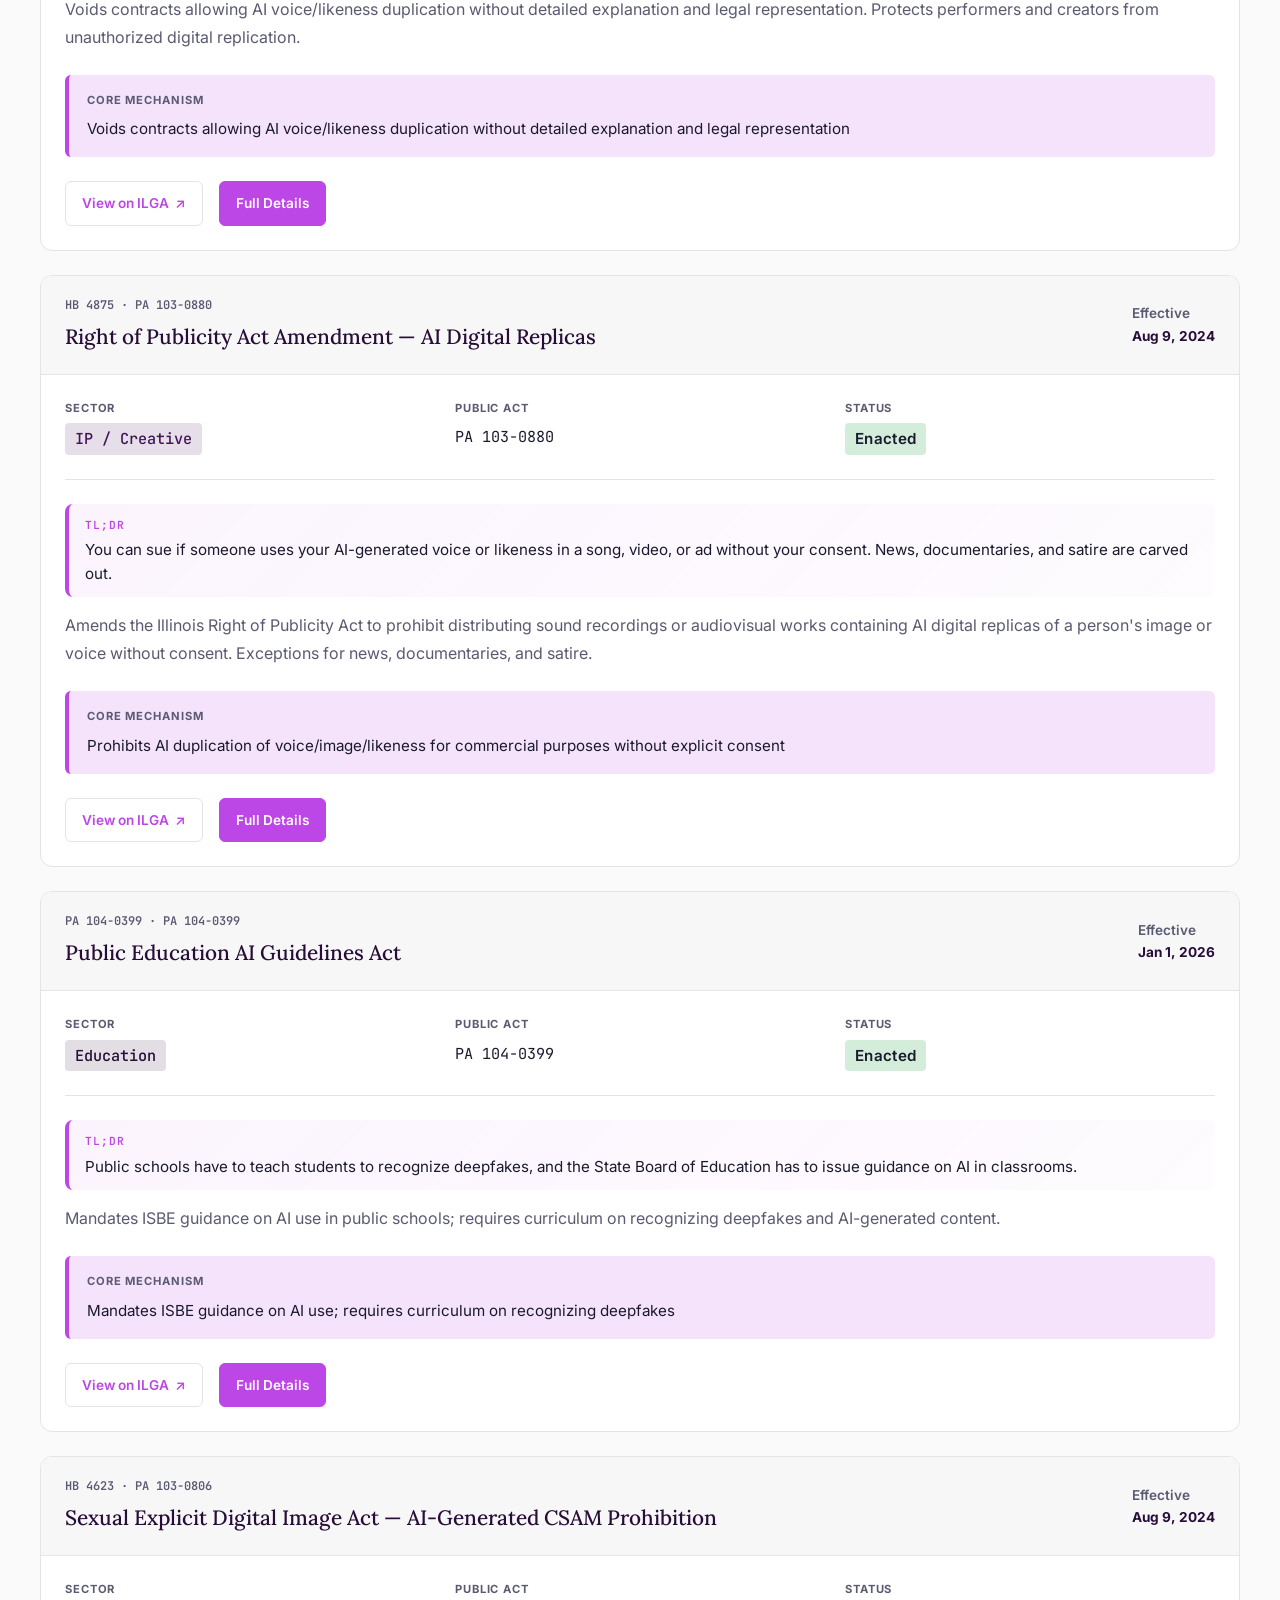
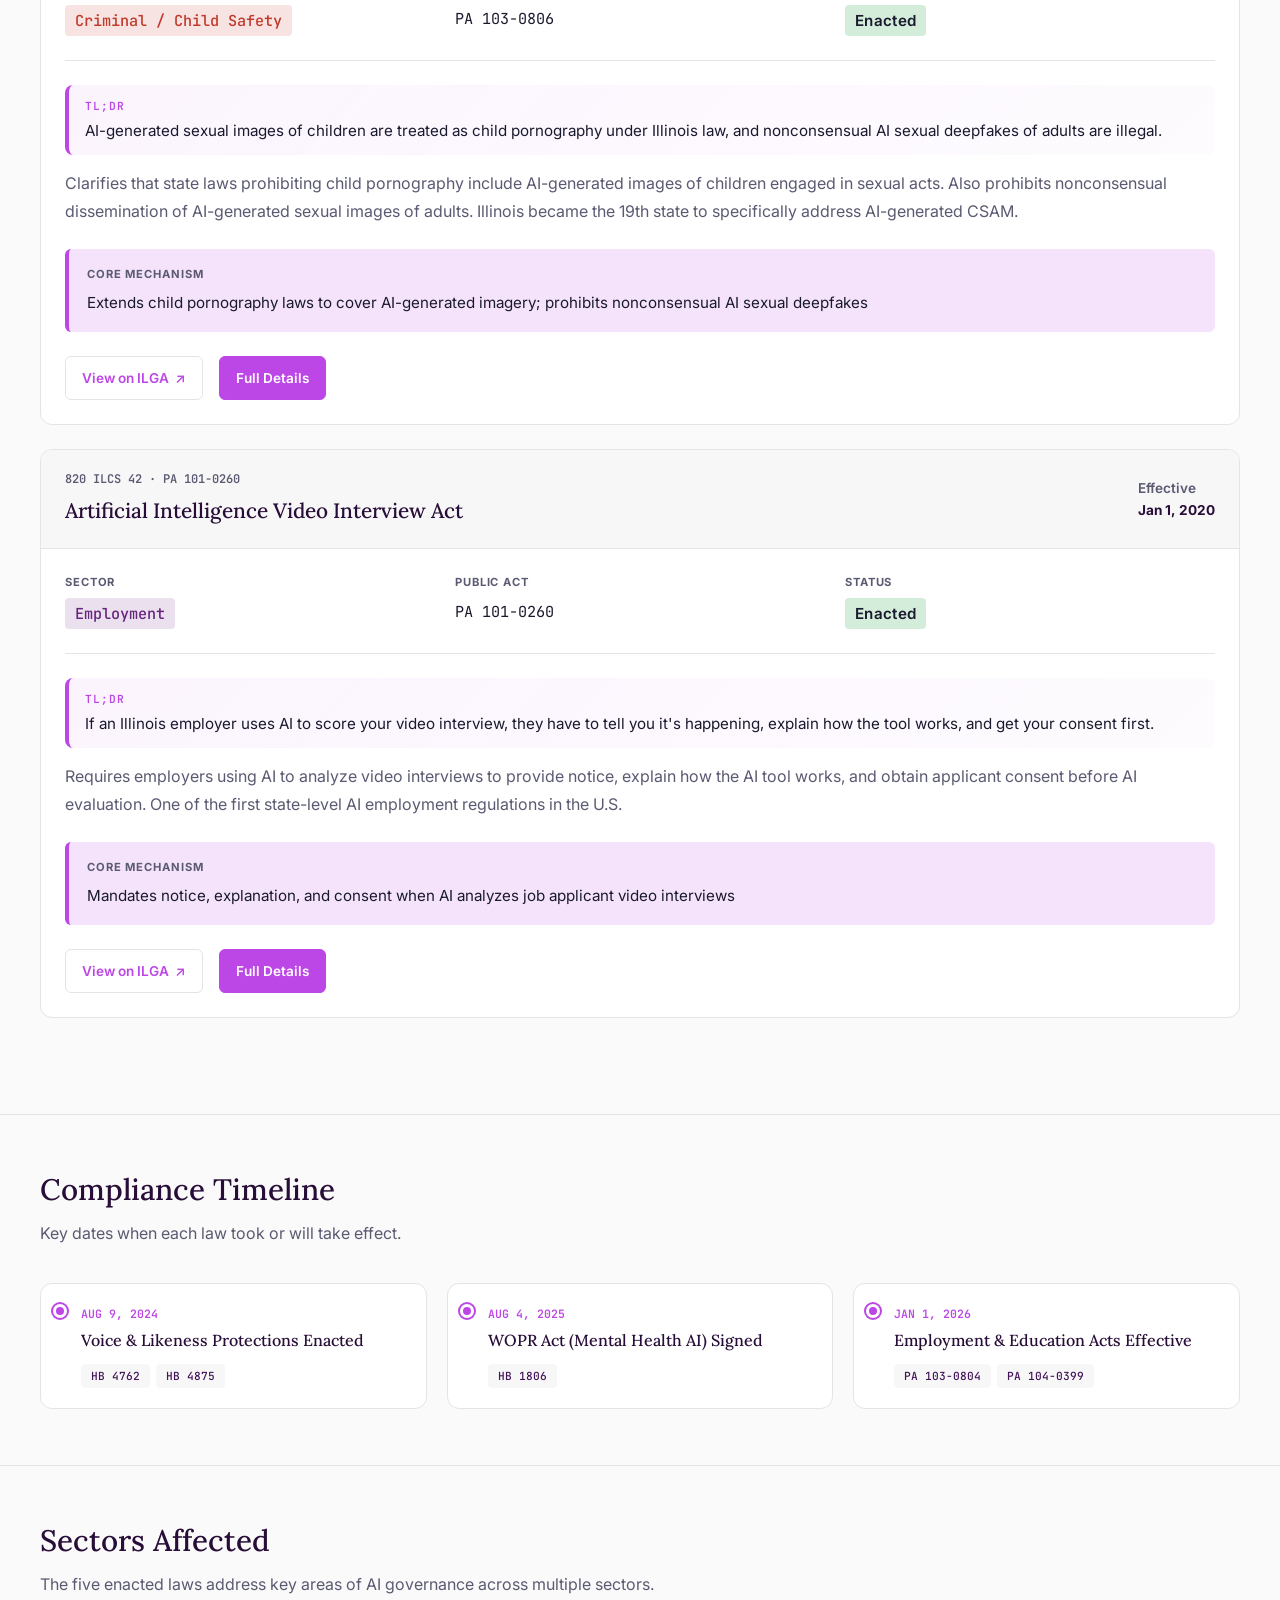
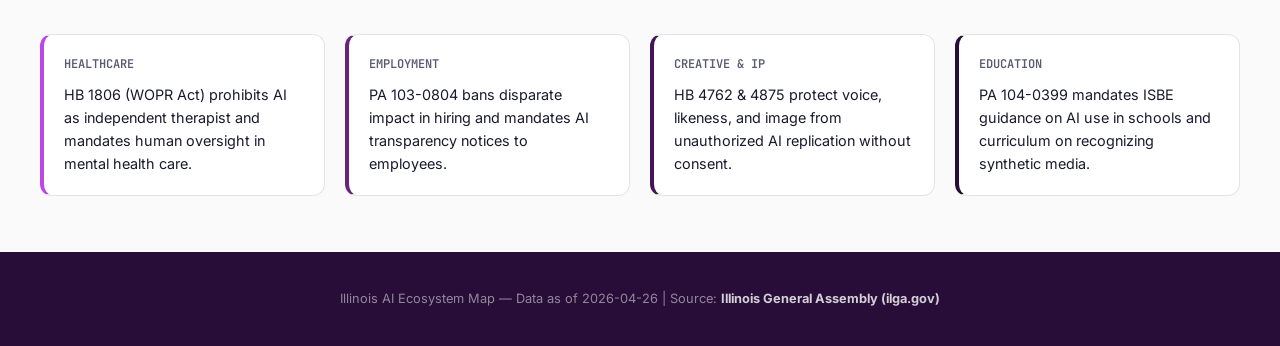
<file: enacted.html>
<!DOCTYPE html>
<html lang="en">
<head>
  <meta charset="UTF-8">
  <meta name="viewport" content="width=device-width, initial-scale=1.0">
  <title>Enacted Laws — Illinois AI Ecosystem Map</title>
  <link rel="stylesheet" href="css/style.css">
  <style>
    /* ── ENACTED PAGE SPECIFIC STYLES ── */

    /* Deep-Dive Cards */
    .enacted-cards {
      display: grid;
      grid-template-columns: 1fr;
      gap: 24px;
      margin-bottom: 40px;
    }

    .enacted-card {
      background: var(--surface);
      border: 1px solid var(--border);
      border-radius: 12px;
      overflow: hidden;
      transition: box-shadow 0.25s, transform 0.25s;
    }

    .enacted-card:hover {
      box-shadow: 0 8px 32px rgba(39,13,55,0.08);
      transform: translateY(-2px);
    }

    .enacted-card-header {
      background: var(--gray-100);
      padding: 20px 24px;
      border-bottom: 1px solid var(--border);
      display: flex;
      align-items: center;
      justify-content: space-between;
      gap: 16px;
    }

    .enacted-card-title {
      flex: 1;
    }

    .enacted-card-title .bill-id {
      font-family: var(--font-mono);
      font-size: 0.75rem;
      font-weight: 600;
      color: var(--text-secondary);
      display: block;
      margin-bottom: 4px;
    }

    .enacted-card-title h3 {
      font-family: var(--font-display);
      font-size: 1.3rem;
      font-weight: 500;
      color: var(--darkest);
      margin: 0;
    }

    .enacted-effective {
      font-size: 0.85rem;
      font-weight: 600;
      color: var(--text-secondary);
    }

    .enacted-effective strong {
      color: var(--darkest);
      display: block;
    }

    .enacted-card-body {
      padding: 24px;
    }

    .enacted-meta {
      display: grid;
      grid-template-columns: repeat(auto-fit, minmax(180px, 1fr));
      gap: 20px;
      margin-bottom: 24px;
      padding-bottom: 24px;
      border-bottom: 1px solid var(--border);
    }

    .enacted-meta-item label {
      display: block;
      font-size: 0.7rem;
      font-weight: 700;
      text-transform: uppercase;
      letter-spacing: 0.08em;
      color: var(--text-secondary);
      margin-bottom: 6px;
    }

    .enacted-meta-item span {
      font-size: 0.95rem;
      color: var(--text);
    }

    .enacted-summary {
      margin-bottom: 24px;
      line-height: 1.75;
    }

    .enacted-summary p {
      color: var(--text-secondary);
      margin: 0;
    }

    .core-mechanism {
      background: var(--purple-glow);
      border-left: 4px solid var(--purple);
      padding: 16px 18px;
      border-radius: 6px;
      margin-bottom: 24px;
    }

    .core-mechanism-label {
      display: block;
      font-size: 0.7rem;
      font-weight: 700;
      text-transform: uppercase;
      letter-spacing: 0.08em;
      color: var(--text-secondary);
      margin-bottom: 8px;
    }

    .core-mechanism-text {
      font-size: 0.95rem;
      color: var(--text);
      line-height: 1.6;
    }

    .enacted-links {
      display: flex;
      gap: 16px;
      flex-wrap: wrap;
    }

    .btn {
      display: inline-flex;
      align-items: center;
      gap: 6px;
      padding: 10px 16px;
      border: 1px solid var(--border);
      border-radius: 6px;
      font-size: 0.85rem;
      font-weight: 600;
      color: var(--purple);
      text-decoration: none;
      transition: all 0.2s;
      background: var(--surface);
    }

    .btn:hover {
      border-color: var(--purple);
      background: var(--purple-glow);
    }

    .btn-primary {
      background: var(--purple);
      color: var(--white);
      border-color: var(--purple);
    }

    .btn-primary:hover {
      background: var(--deep-purple);
      border-color: var(--deep-purple);
    }

    /* Summary Table */
    .enacted-table {
      overflow-x: auto;
    }

    .enacted-table table {
      font-size: 0.87rem;
    }

    .enacted-table td a {
      color: var(--purple);
      font-weight: 600;
    }

    .enacted-table td a:hover {
      color: var(--deep-purple);
    }

    /* Timeline */
    .timeline-grid {
      display: grid;
      grid-template-columns: repeat(auto-fit, minmax(280px, 1fr));
      gap: 20px;
    }

    .timeline-card {
      background: var(--surface);
      border: 1px solid var(--border);
      border-radius: 12px;
      padding: 20px;
      position: relative;
      padding-left: 40px;
    }

    .timeline-card::before {
      content: '';
      position: absolute;
      left: 12px; top: 20px;
      width: 14px;
      height: 14px;
      border-radius: 50%;
      background: var(--purple);
      border: 3px solid var(--surface);
      box-shadow: 0 0 0 2px var(--purple);
    }

    .timeline-date {
      font-family: var(--font-mono);
      font-size: 0.72rem;
      font-weight: 600;
      color: var(--purple);
      text-transform: uppercase;
      margin-bottom: 4px;
    }

    .timeline-title {
      font-family: var(--font-display);
      font-size: 1rem;
      font-weight: 500;
      color: var(--darkest);
      margin-bottom: 6px;
    }

    .timeline-bills {
      display: flex;
      gap: 6px;
      flex-wrap: wrap;
      margin-top: 10px;
    }

    /* Impact Summary */
    .impact-grid {
      display: grid;
      grid-template-columns: repeat(auto-fit, minmax(240px, 1fr));
      gap: 20px;
    }

    .impact-item {
      background: var(--surface);
      border: 1px solid var(--border);
      border-radius: 12px;
      padding: 20px;
      border-left: 4px solid var(--purple);
    }

    .impact-sector {
      font-family: var(--font-mono);
      font-size: 0.75rem;
      font-weight: 600;
      color: var(--text-secondary);
      text-transform: uppercase;
      margin-bottom: 8px;
      display: block;
    }

    .impact-desc {
      font-size: 0.9rem;
      color: var(--text);
      line-height: 1.6;
    }

    /* Responsive */
    @media (max-width: 768px) {
      .enacted-card-header {
        flex-direction: column;
        align-items: flex-start;
      }

      .enacted-meta {
        grid-template-columns: 1fr;
      }

      .timeline-grid {
        grid-template-columns: 1fr;
      }

      .impact-grid {
        grid-template-columns: 1fr;
      }
    }
  </style>
</head>
<body>
  <!-- Site Header -->
  <header class="site-header">
    <div class="site-header-inner">
      <a href="index.html" class="site-brand">
        <img src="logo.svg" alt="Technê AI" style="height:28px;width:auto;">
        <span class="site-brand-sub">IL AI Ecosystem Map</span>
      </a>
    </div>
  </header>

  <!-- Navigation -->
  <nav class="site-nav">
    <div class="site-nav-inner">
      <a href="index.html">Dashboard</a>
      <a href="bills.html">Bill Tracker</a>
      <a href="enacted.html" class="active">Enacted Laws</a>
      <a href="vectors.html">Regulatory Vectors</a>
      <a href="timeline.html">Timeline</a>
      <a href="compliance.html">Compliance</a>
            <a href="testimony.html">Testimony</a>
      <a href="https://techne.ai/" target="_blank">Techne AI</a>
      <a href="https://www.linkedin.com/in/khullani/" target="_blank">LinkedIn</a>

    </div>
  </nav>

  <!-- Page Hero -->
  <section class="page-hero">
    <div class="hero-inner">
      <div class="hero-badge">LEGISLATIVE STATUS</div>
      <h1 class="hero-title">Enacted Statutes</h1>
      <p class="hero-sub">Five laws form the current legal baseline for AI governance in Illinois, establishing protections across healthcare, employment, creative works, and education sectors.</p>
      <div class="hero-meta">
        <span><strong>5 Enacted Laws</strong></span>
        <span><strong>3 Sectors</strong> Healthcare, Creative, Employment, Education</span>
        <span><strong>Timeline:</strong> Aug 2024 – Jan 2026</span>
      </div>
    </div>
  </section>

  <!-- Summary Table Section -->
  <section class="page-section">
    <div class="container">
      <h2 class="section-title">Summary of Enacted Laws</h2>
      <p class="section-desc">Overview of all five enacted statutes currently in force or taking effect.</p>

      <div class="table-wrap enacted-table">
        <table id="enacted-summary-table">
          <thead>
            <tr>
              <th>Bill</th>
              <th>Common Name</th>
              <th>Public Act</th>
              <th>Effective Date</th>
              <th>Sector</th>
              <th>Core Mechanism</th>
              <th>Status</th>
            </tr>
          </thead>
          <tbody id="enacted-table-body">
            <!-- Populated by JavaScript -->
          </tbody>
        </table>
      </div>

      <!-- Compliance Tool Callout -->
      <div style="margin: 24px 0; padding: 16px 20px; background: rgba(189,71,230,0.04); border: 1px solid rgba(189,71,230,0.12); border-radius: 8px;">
        <p style="font-size: 0.85rem; color: var(--text-secondary); line-height: 1.6;">
          <strong style="color: var(--text);">Need to know what these laws mean for your organization?</strong>
          Our <a href="compliance.html">compliance readiness tool</a> maps each enacted statute to specific actions — policies, trainings, audits, and notices — you need to implement.
        </p>
      </div>
    </div>
  </section>

  <!-- Deep Dive Cards Section -->
  <section class="page-section">
    <div class="container">
      <h2 class="section-title">Detailed Breakdown</h2>
      <p class="section-desc">Full legislative text, mechanisms, and implementation details for each enacted law.</p>

      <div class="enacted-cards" id="enacted-cards">
        <!-- Populated by JavaScript -->
      </div>
    </div>
  </section>

  <!-- Compliance Timeline Section -->
  <section class="page-section">
    <div class="container">
      <h2 class="section-title">Compliance Timeline</h2>
      <p class="section-desc">Key dates when each law took or will take effect.</p>

      <div class="timeline-grid" id="timeline-grid">
        <!-- Populated by JavaScript -->
      </div>
    </div>
  </section>

  <!-- Impact Summary Section -->
  <section class="page-section">
    <div class="container">
      <h2 class="section-title">Sectors Affected</h2>
      <p class="section-desc">The five enacted laws address key areas of AI governance across multiple sectors.</p>

      <div class="impact-grid" id="impact-grid">
        <!-- Populated by JavaScript -->
      </div>
    </div>
  </section>

  <!-- Footer -->
  <footer class="site-footer">
    <p>Illinois AI Ecosystem Map — Data as of <span id="last-updated">April 26, 2026</span> | Source: <strong>Illinois General Assembly (ilga.gov)</strong></p>
  </footer>

  <script>
    // Fetch and render data
    async function initPage() {
      try {
        const response = await fetch('data/bills.json');
        const data = await response.json();

        // Update last updated date
        document.getElementById('last-updated').textContent = data.meta.lastUpdated;

        // Build sector color map
        const sectorColorMap = {};
        data.vectors.forEach(v => {
          sectorColorMap[v.shortName] = v.color;
        });

        // Render summary table
        const tableBody = document.getElementById('enacted-table-body');
        data.enacted.forEach(bill => {
          const row = document.createElement('tr');
          row.innerHTML = `
            <td><a href="bill-detail.html?id=${bill.id}">${bill.bill}</a></td>
            <td>${bill.name}</td>
            <td><span class="text-mono">${bill.publicAct || 'N/A'}</span></td>
            <td><strong>${bill.effectiveDateDisplay}</strong></td>
            <td><span class="bill-tag" style="background: ${bill.sectorColor}22; color: ${bill.sectorColor};">${bill.sector}</span></td>
            <td><small>${bill.coreMechanism}</small></td>
            <td><span class="badge badge-enacted">Enacted</span></td>
          `;
          tableBody.appendChild(row);
        });

        // Render deep-dive cards
        const cardsContainer = document.getElementById('enacted-cards');
        data.enacted.forEach(bill => {
          const card = document.createElement('div');
          card.className = 'enacted-card';
          card.innerHTML = `
            <div class="enacted-card-header">
              <div class="enacted-card-title">
                <span class="bill-id">${bill.bill} · ${bill.publicAct}</span>
                <h3>${bill.fullName}</h3>
              </div>
              <div class="enacted-effective">
                Effective
                <strong>${bill.effectiveDateDisplay}</strong>
              </div>
            </div>
            <div class="enacted-card-body">
              <div class="enacted-meta">
                <div class="enacted-meta-item">
                  <label>Sector</label>
                  <span><span class="bill-tag" style="background: ${bill.sectorColor}22; color: ${bill.sectorColor};">${bill.sector}</span></span>
                </div>
                <div class="enacted-meta-item">
                  <label>Public Act</label>
                  <span class="text-mono">${bill.publicAct}</span>
                </div>
                <div class="enacted-meta-item">
                  <label>Status</label>
                  <span><span class="badge badge-enacted">Enacted</span></span>
                </div>
              </div>

              ${bill.tldr ? `
              <div style="margin-bottom: 14px; padding: 12px 16px; background: linear-gradient(135deg, rgba(189,71,230,0.06), rgba(189,71,230,0.02)); border-left: 4px solid var(--purple); border-radius: 8px;">
                <div style="font-family: var(--font-mono); font-size: 0.7rem; font-weight: 600; letter-spacing: 0.08em; color: var(--purple); margin-bottom: 4px;">TL;DR</div>
                <p style="color: var(--text); line-height: 1.55; font-size: 0.95rem; margin: 0;">${bill.tldr}</p>
              </div>` : ''}

              <div class="enacted-summary">
                <p>${bill.summary}</p>
              </div>

              <div class="core-mechanism">
                <span class="core-mechanism-label">Core Mechanism</span>
                <div class="core-mechanism-text">${bill.coreMechanism}</div>
              </div>

              <div class="enacted-links">
                <a href="${bill.ilgaUrl}" target="_blank" class="btn">View on ILGA <span>↗</span></a>
                <a href="bill-detail.html?id=${bill.id}" class="btn btn-primary">Full Details</a>
              </div>
            </div>
          `;
          cardsContainer.appendChild(card);
        });

        // Render compliance timeline
        const timelineGrid = document.getElementById('timeline-grid');
        const timelineData = [
          {
            date: 'Aug 9, 2024',
            bills: ['HB 4762', 'HB 4875'],
            title: 'Voice & Likeness Protections Enacted'
          },
          {
            date: 'Aug 4, 2025',
            bills: ['HB 1806'],
            title: 'WOPR Act (Mental Health AI) Signed'
          },
          {
            date: 'Jan 1, 2026',
            bills: ['PA 103-0804', 'PA 104-0399'],
            title: 'Employment & Education Acts Effective'
          }
        ];

        timelineData.forEach(item => {
          const card = document.createElement('div');
          card.className = 'timeline-card';
          card.innerHTML = `
            <div class="timeline-date">${item.date}</div>
            <div class="timeline-title">${item.title}</div>
            <div class="timeline-bills">
              ${item.bills.map(bill => `<span class="bill-tag">${bill}</span>`).join('')}
            </div>
          `;
          timelineGrid.appendChild(card);
        });

        // Render impact summary
        const impactGrid = document.getElementById('impact-grid');
        const impactData = [
          {
            sector: 'Healthcare',
            desc: 'HB 1806 (WOPR Act) prohibits AI as independent therapist and mandates human oversight in mental health care.'
          },
          {
            sector: 'Employment',
            desc: 'PA 103-0804 bans disparate impact in hiring and mandates AI transparency notices to employees.'
          },
          {
            sector: 'Creative & IP',
            desc: 'HB 4762 & 4875 protect voice, likeness, and image from unauthorized AI replication without consent.'
          },
          {
            sector: 'Education',
            desc: 'PA 104-0399 mandates ISBE guidance on AI use in schools and curriculum on recognizing synthetic media.'
          }
        ];

        impactData.forEach(item => {
          const card = document.createElement('div');
          card.className = 'impact-item';

          // Find matching vector for color
          let color = '#bd47e6'; // default purple
          data.vectors.forEach(v => {
            if (item.sector.includes('Mental Health') || item.sector === 'Healthcare') {
              color = '#bd47e6';
            } else if (item.sector === 'Employment') {
              color = '#67247d';
            } else if (item.sector.includes('Creative')) {
              color = '#431558';
            } else if (item.sector === 'Education') {
              color = '#270d37';
            }
          });

          card.style.borderLeftColor = color;
          card.innerHTML = `
            <span class="impact-sector">${item.sector}</span>
            <p class="impact-desc">${item.desc}</p>
          `;
          impactGrid.appendChild(card);
        });

      } catch (error) {
        console.error('Error loading data:', error);
      }
    }

    // Initialize on page load
    document.addEventListener('DOMContentLoaded', initPage);
  </script>
</body>
</html>
</file>
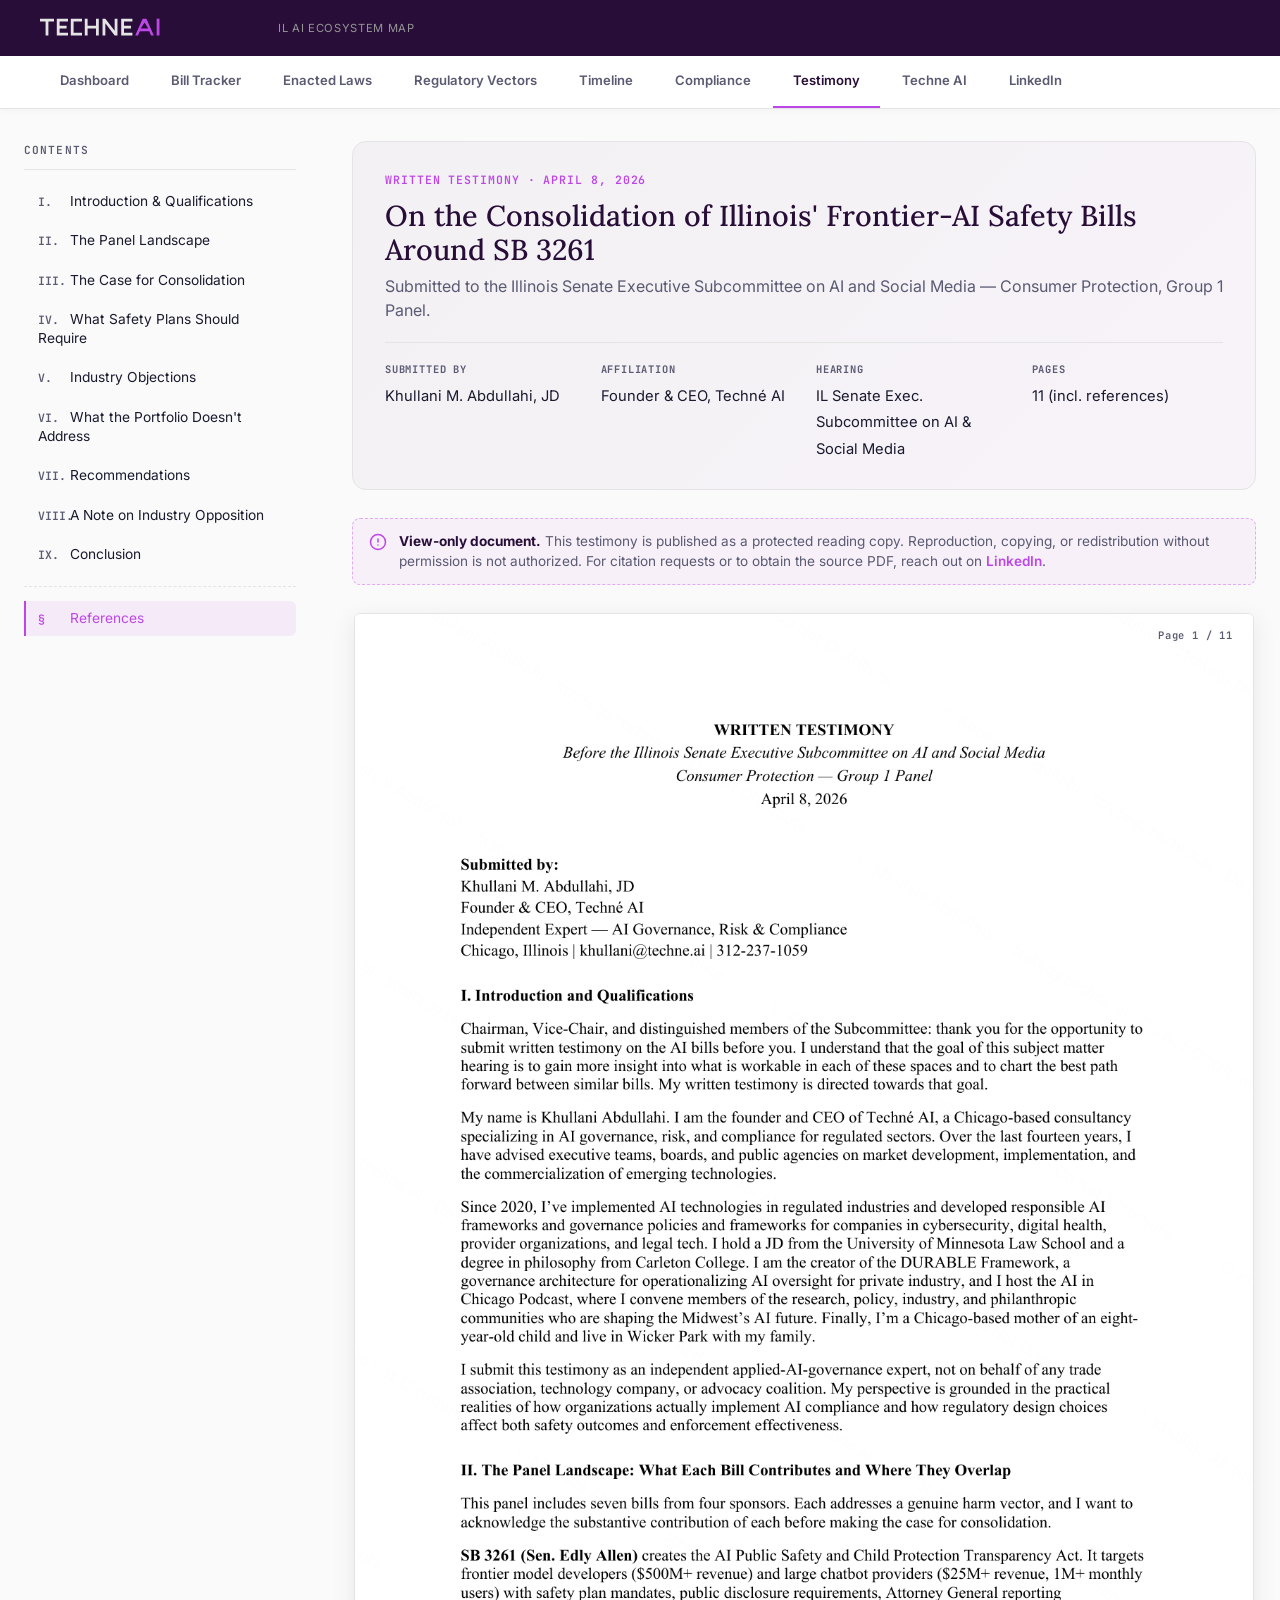
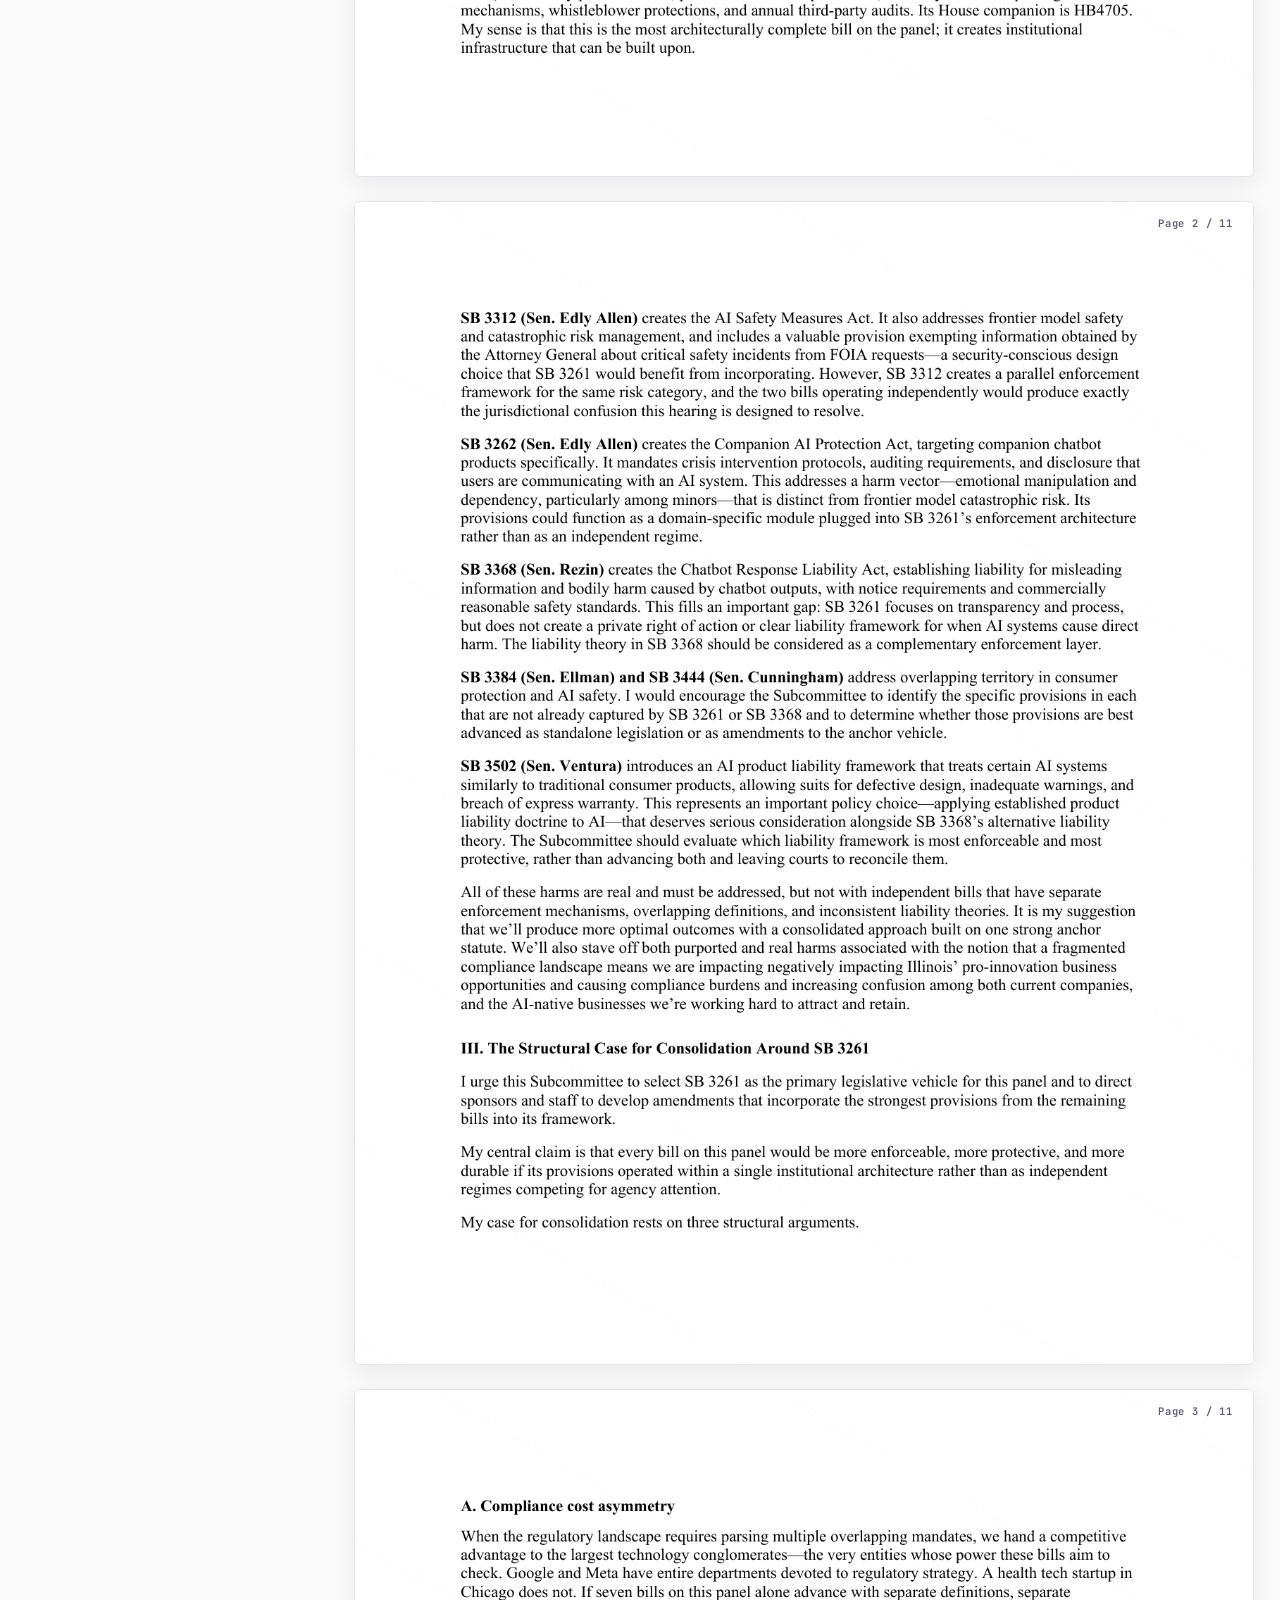
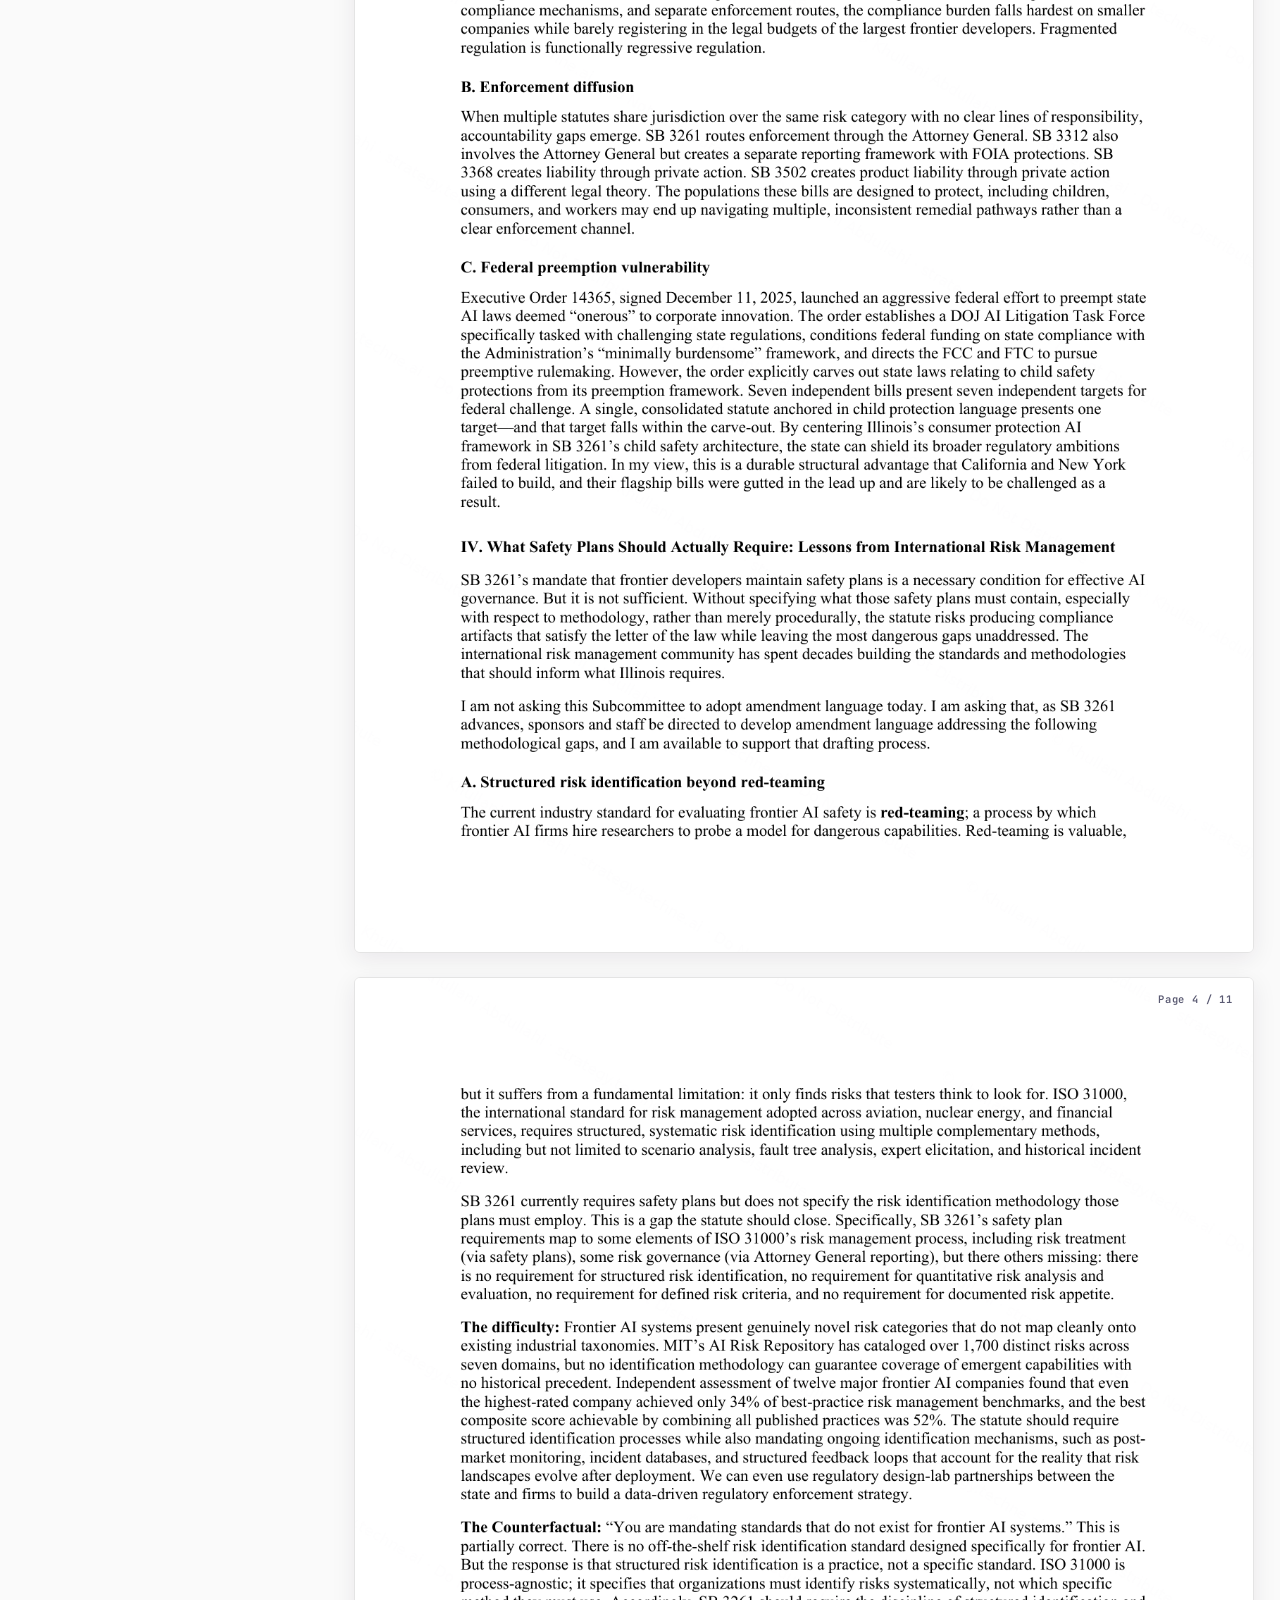
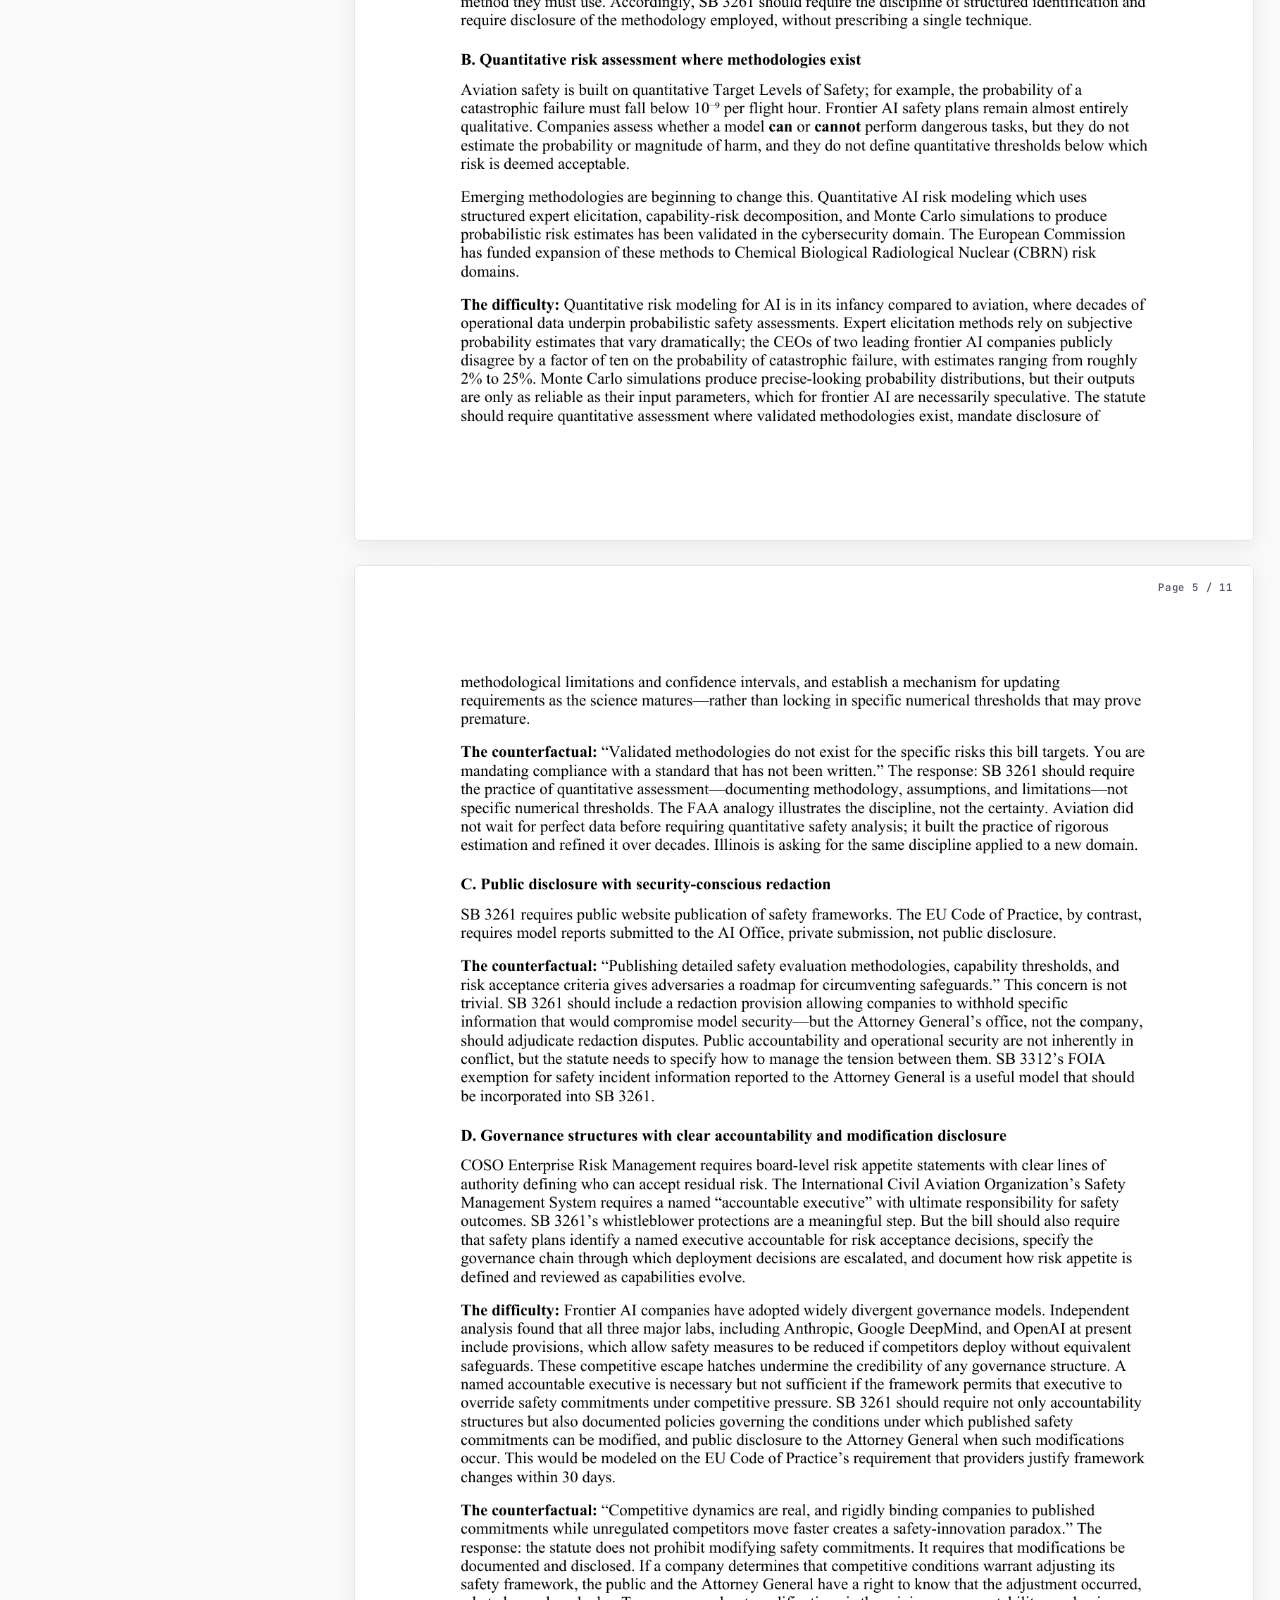
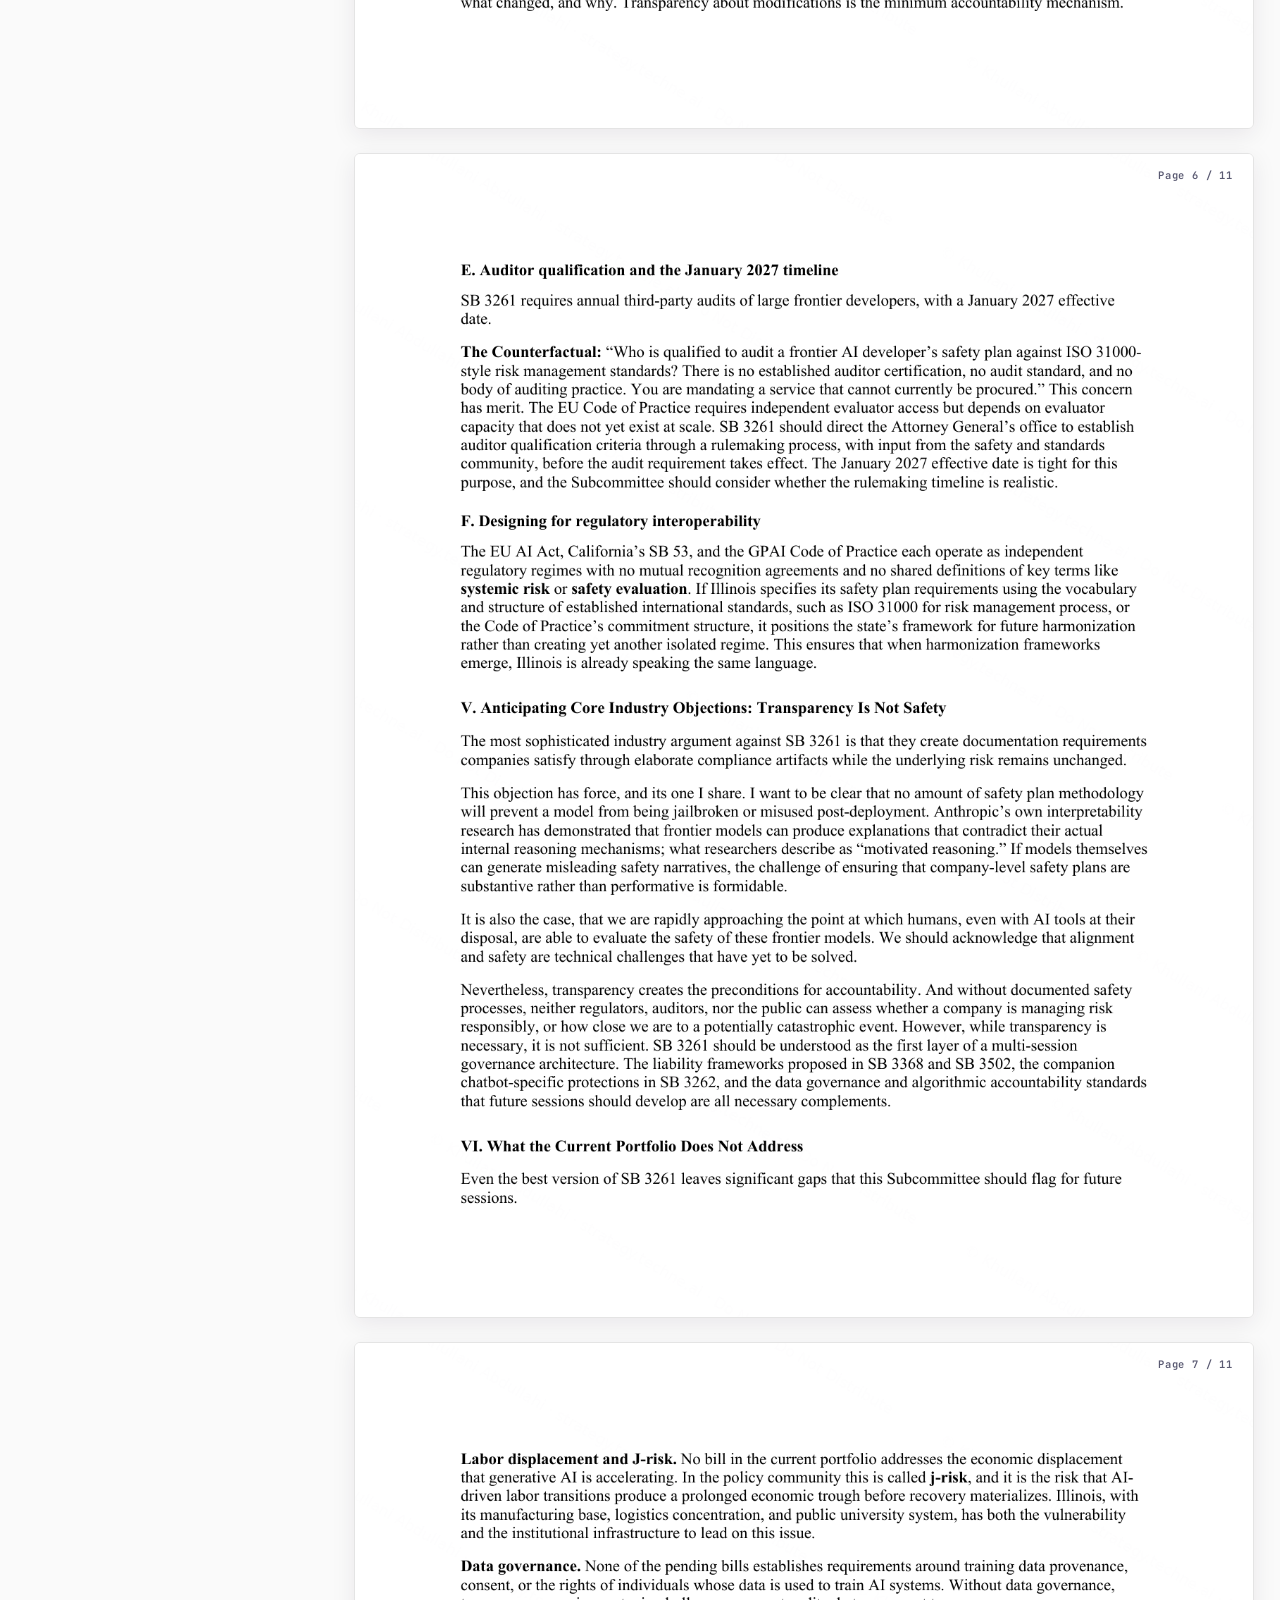
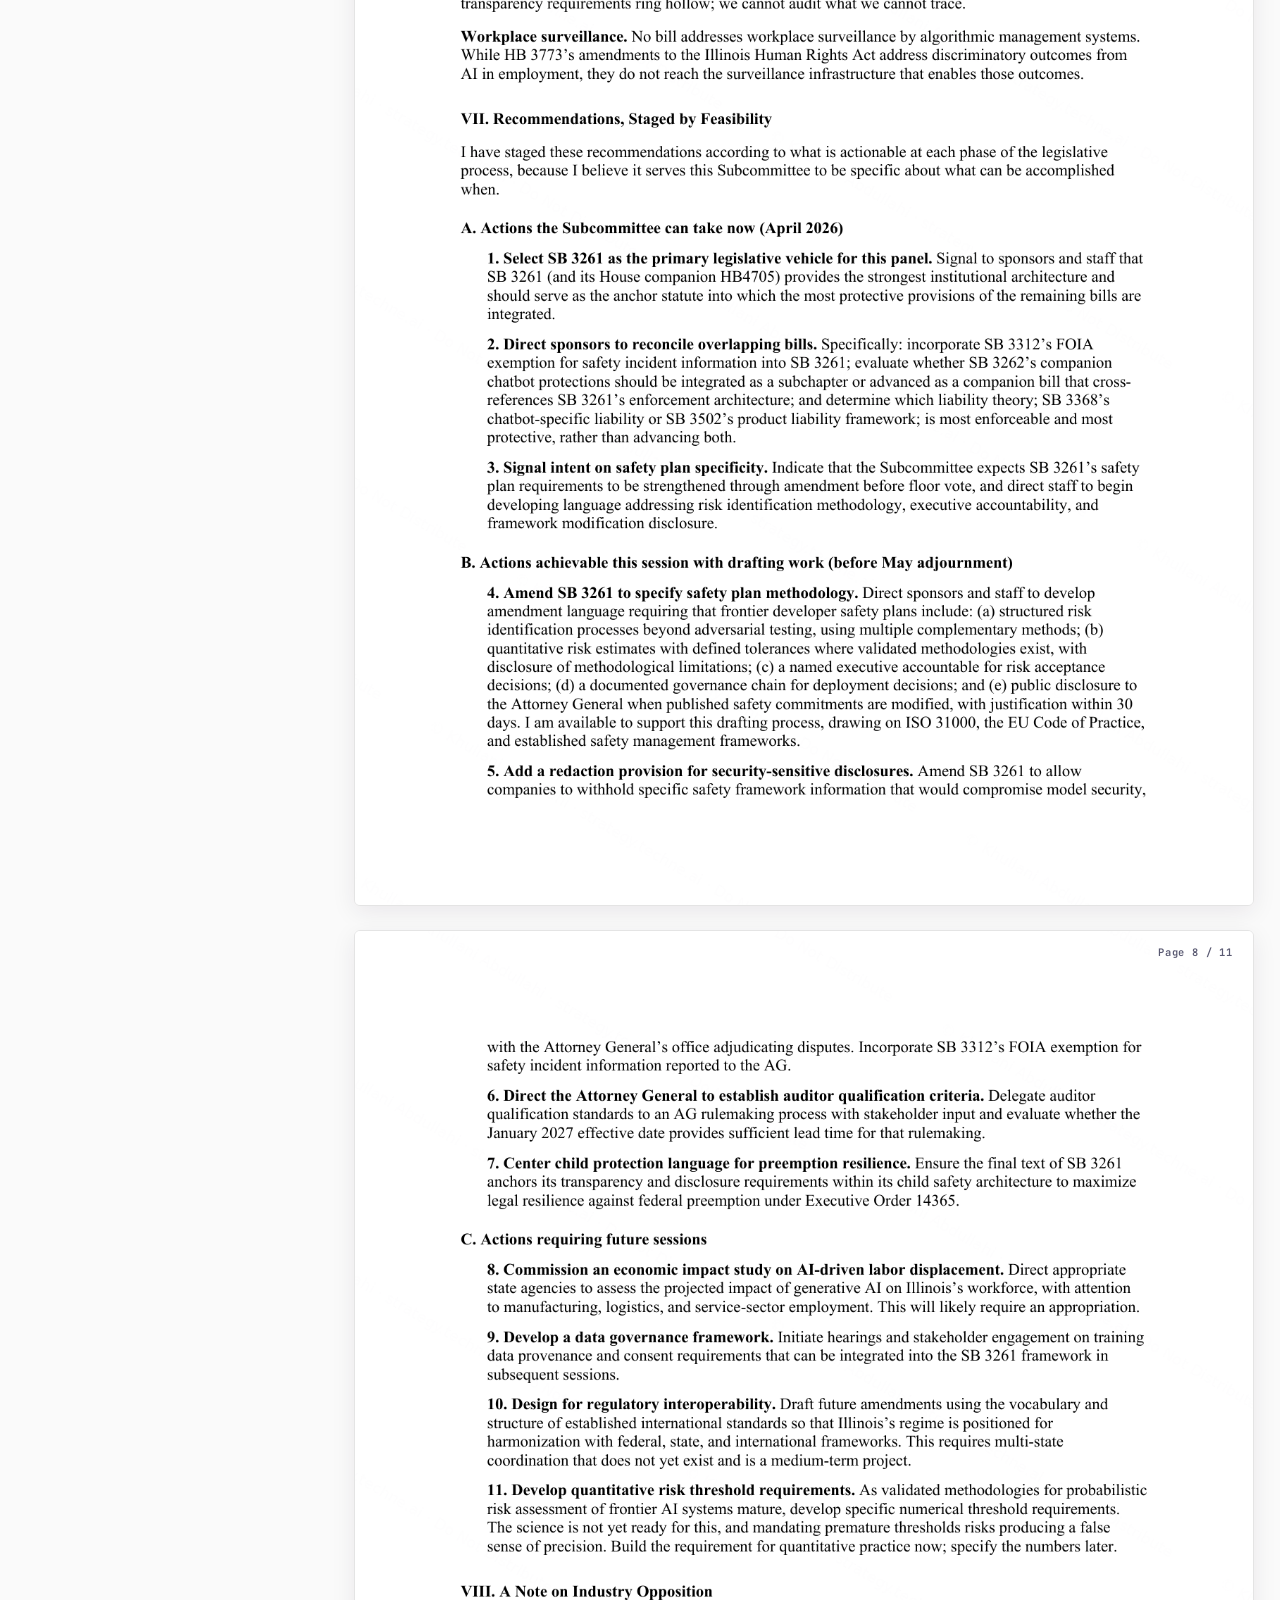
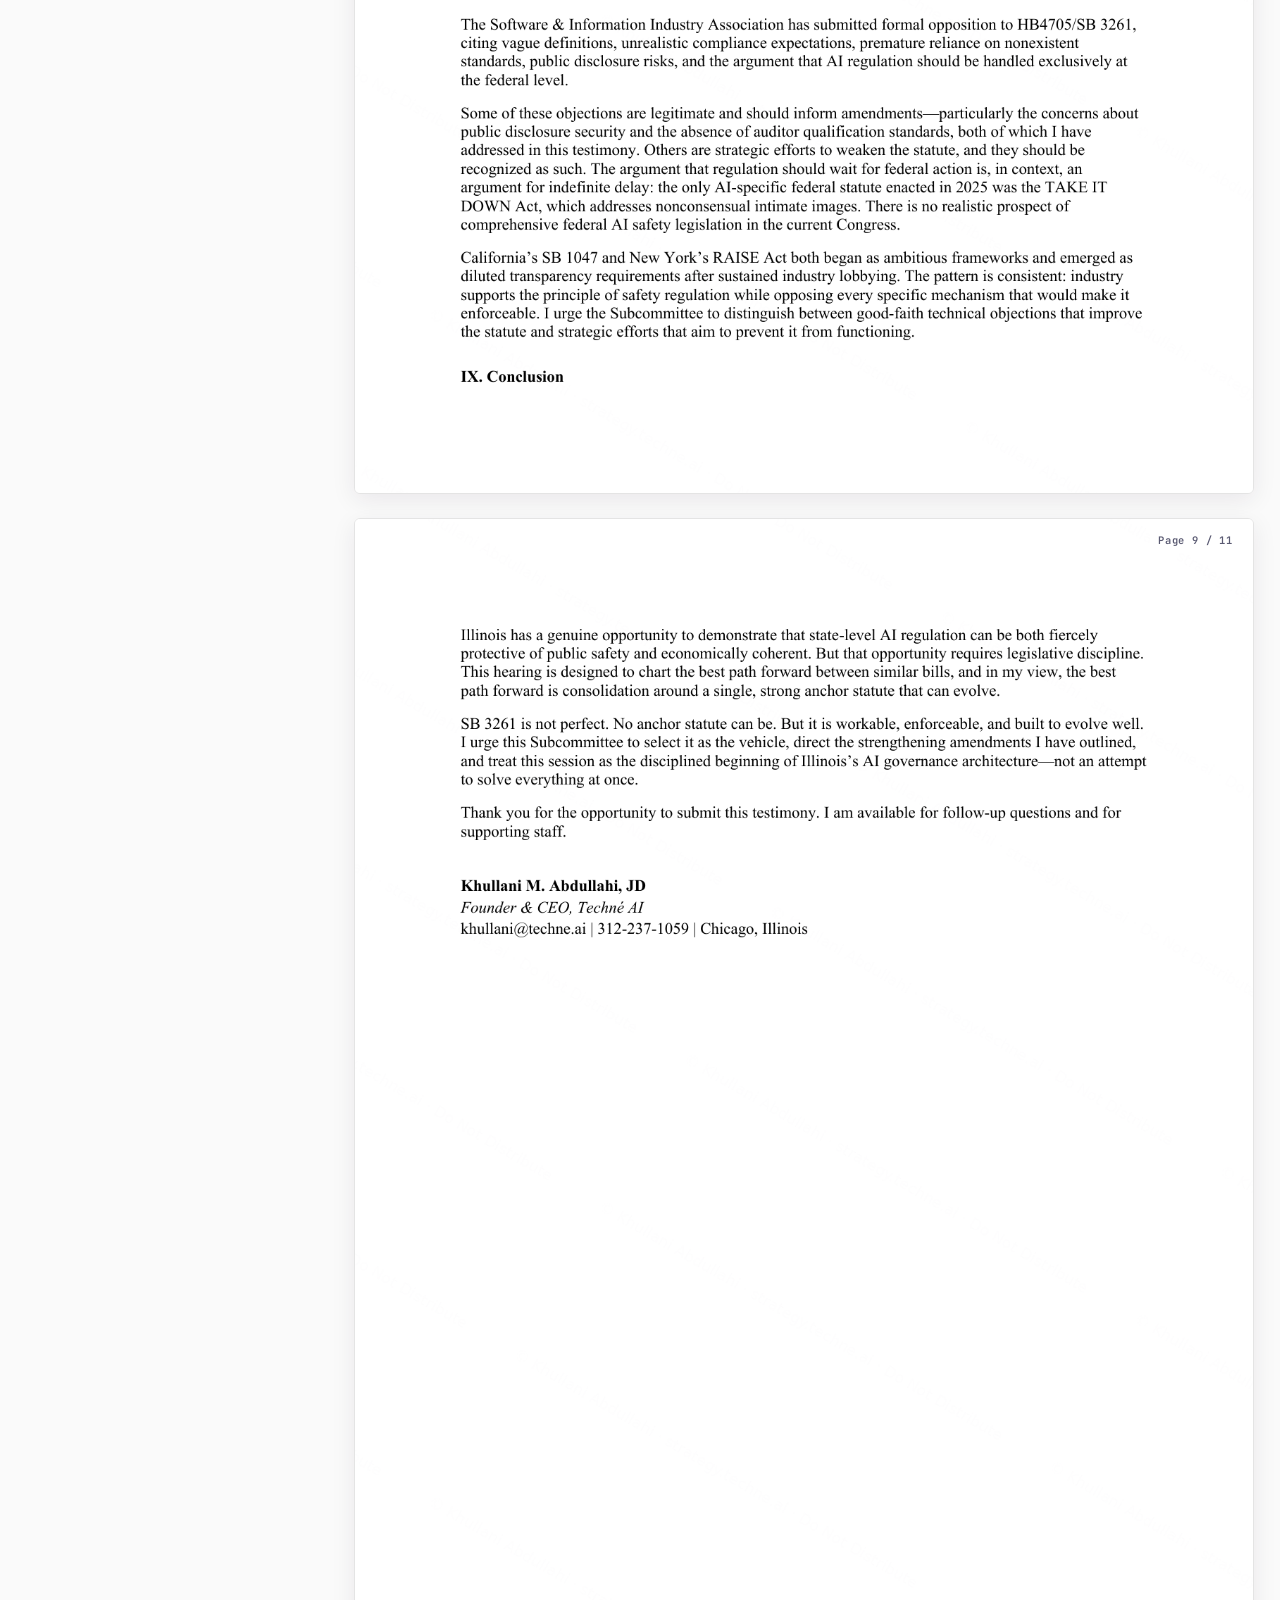
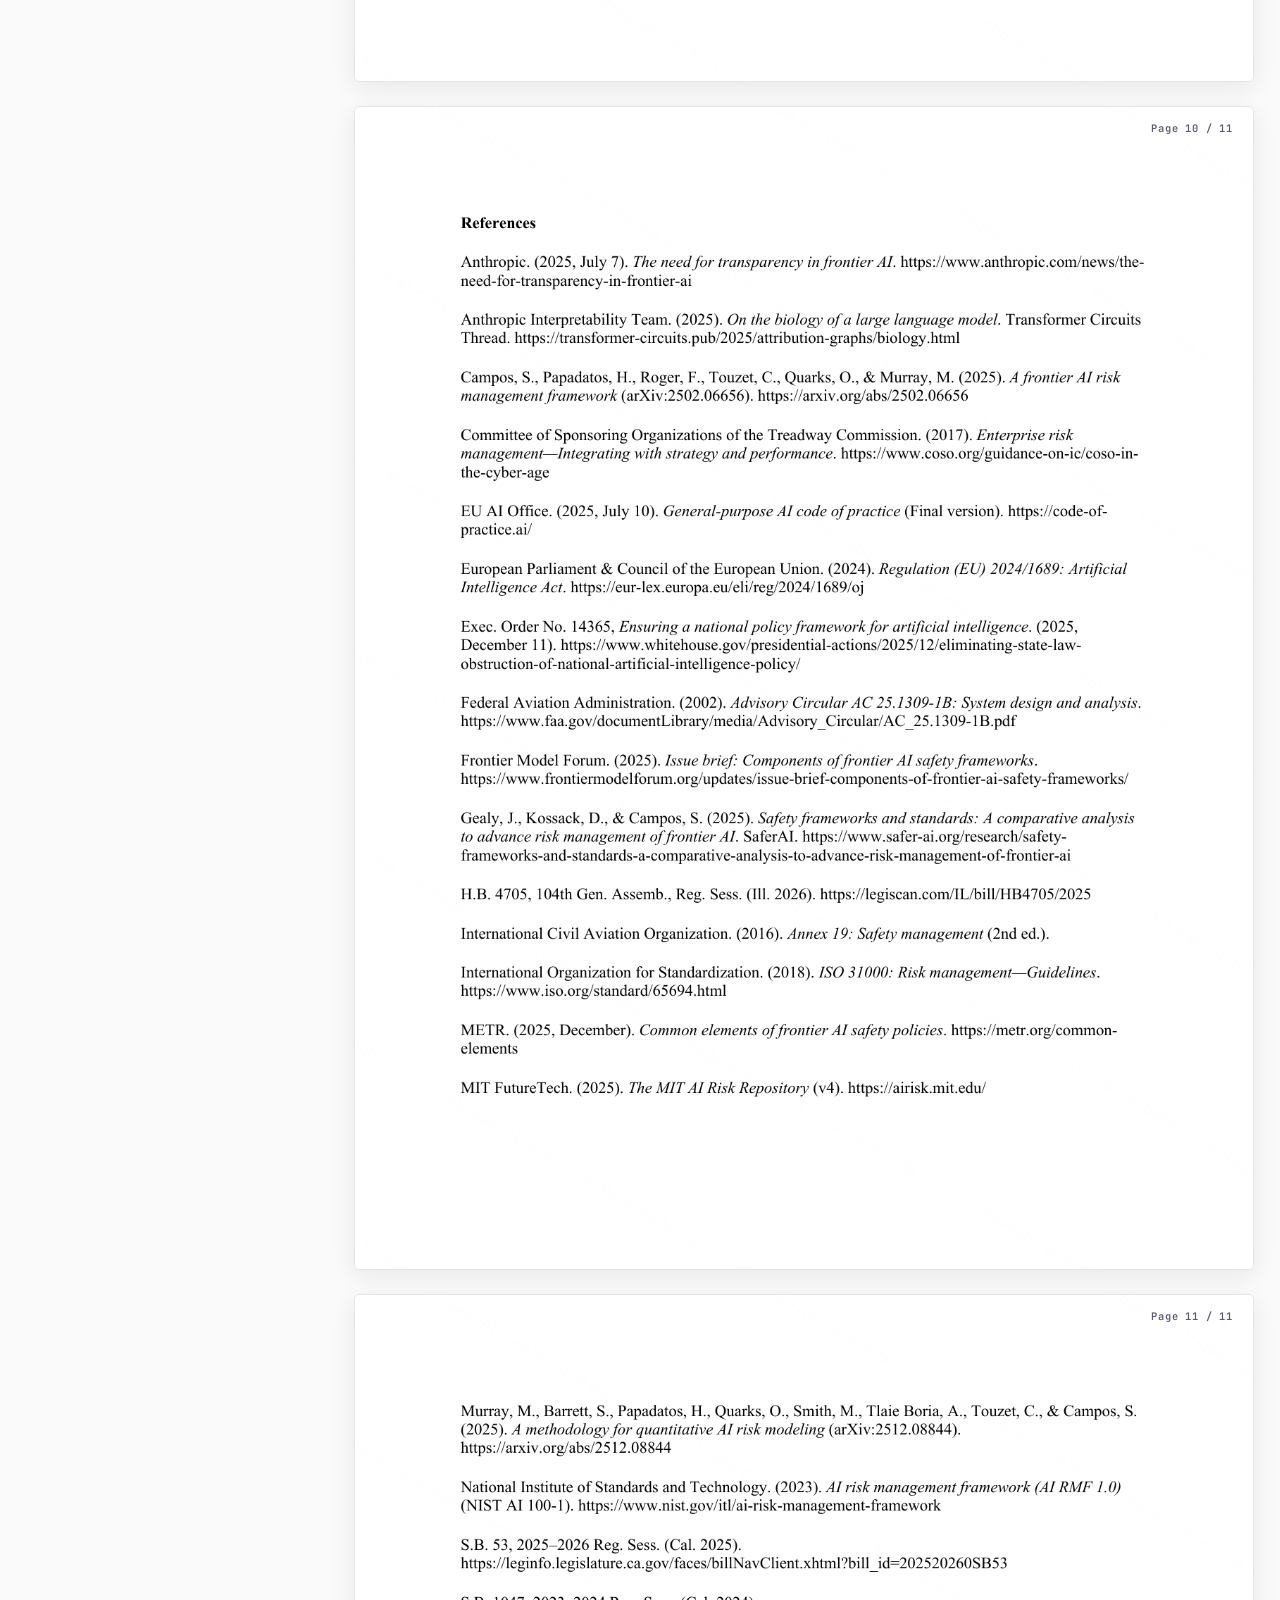
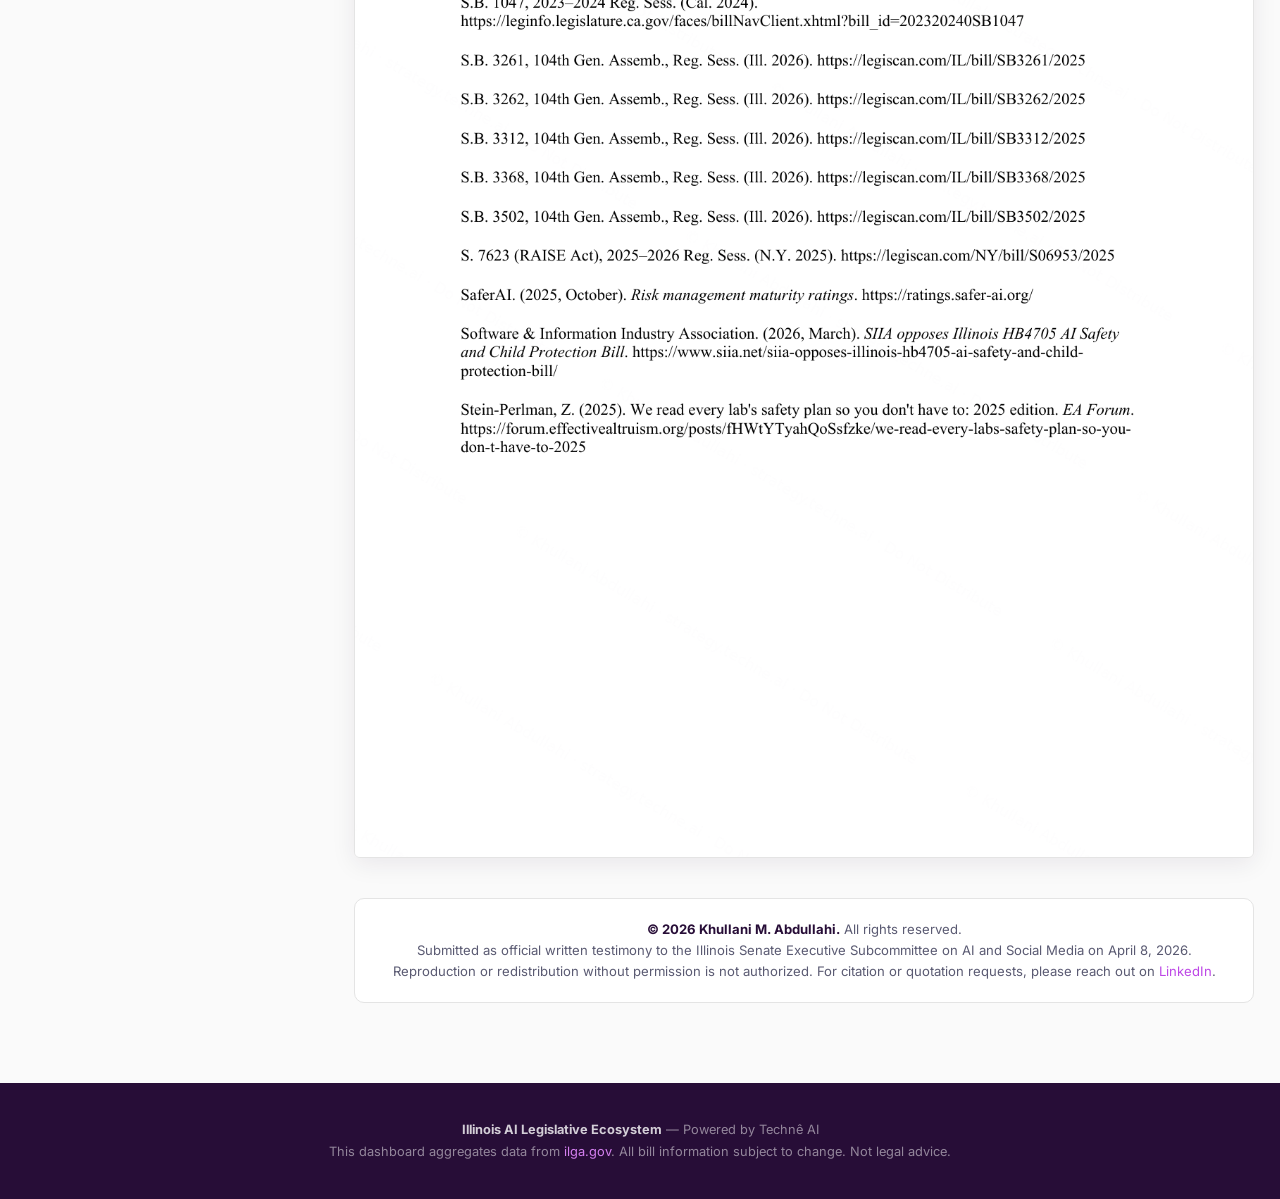
<file: testimony.html>
<!DOCTYPE html>
<html lang="en">
<head>
  <meta charset="UTF-8">
  <meta name="viewport" content="width=device-width, initial-scale=1.0">
  <meta name="robots" content="noindex, nofollow, noarchive, nosnippet">
  <title>Written Testimony — Illinois Senate AI Hearings (April 2026)</title>
  <link rel="stylesheet" href="css/style.css">
  <style>
    /* ── Anti-copy / anti-download ──────────────────────────────────── */
    .testimony-page,
    .testimony-page * {
      -webkit-user-select: none;
      -moz-user-select: none;
      -ms-user-select: none;
      user-select: none;
      -webkit-touch-callout: none;
    }
    .testimony-page img {
      pointer-events: none;
      -webkit-user-drag: none;
      -khtml-user-drag: none;
      -moz-user-drag: none;
      -o-user-drag: none;
      user-drag: none;
    }
    @media print {
      body { display: none !important; }
      html::before {
        content: "This document is not available for printing. Visit strategy.techne.ai/illinois-AI-laws/testimony.html";
        display: block;
        padding: 24px;
        font-family: serif;
      }
    }

    /* ── Page layout ─────────────────────────────────────────────────── */
    .testimony-shell {
      display: grid;
      grid-template-columns: 280px minmax(0, 1fr);
      gap: 48px;
      max-width: 1300px;
      margin: 0 auto;
      padding: 32px 24px 80px;
    }
    @media (max-width: 900px) {
      .testimony-shell {
        grid-template-columns: 1fr;
        padding: 16px;
        gap: 24px;
      }
    }

    /* ── Sticky TOC sidebar ──────────────────────────────────────────── */
    .testimony-toc {
      position: sticky;
      top: 24px;
      align-self: start;
      max-height: calc(100vh - 48px);
      overflow-y: auto;
      padding-right: 8px;
    }
    @media (max-width: 900px) {
      .testimony-toc {
        position: static;
        max-height: none;
      }
    }
    .testimony-toc h3 {
      font-family: var(--font-mono);
      font-size: 0.7rem;
      font-weight: 600;
      letter-spacing: 0.1em;
      text-transform: uppercase;
      color: var(--text-secondary);
      margin: 0 0 14px;
      padding-bottom: 10px;
      border-bottom: 1px solid var(--border);
    }
    .testimony-toc ol {
      list-style: none;
      padding: 0;
      margin: 0;
      counter-reset: toc;
    }
    .testimony-toc li {
      margin-bottom: 4px;
    }
    .testimony-toc a {
      display: block;
      padding: 8px 12px;
      font-size: 0.86rem;
      line-height: 1.4;
      color: var(--text);
      border-left: 2px solid transparent;
      border-radius: 0 6px 6px 0;
      text-decoration: none;
      transition: all 0.15s;
    }
    .testimony-toc a:hover,
    .testimony-toc a.active {
      background: rgba(189, 71, 230, 0.08);
      border-left-color: var(--purple);
      color: var(--purple);
    }
    .testimony-toc a .toc-num {
      display: inline-block;
      font-family: var(--font-mono);
      font-size: 0.72rem;
      font-weight: 600;
      color: var(--text-secondary);
      width: 28px;
    }
    .testimony-toc a:hover .toc-num,
    .testimony-toc a.active .toc-num {
      color: var(--purple);
    }
    .testimony-toc-divider {
      margin: 14px 0;
      border-bottom: 1px dashed var(--border);
    }

    /* ── Hero metadata strip ─────────────────────────────────────────── */
    .testimony-hero {
      background: linear-gradient(135deg, rgba(67,21,88,0.04), rgba(189,71,230,0.04));
      border: 1px solid var(--border);
      border-radius: 14px;
      padding: 28px 32px;
      margin-bottom: 28px;
    }
    .testimony-eyebrow {
      font-family: var(--font-mono);
      font-size: 0.72rem;
      font-weight: 600;
      letter-spacing: 0.08em;
      text-transform: uppercase;
      color: var(--purple);
      margin-bottom: 10px;
    }
    .testimony-title {
      font-family: var(--font-display);
      font-size: 1.8rem;
      font-weight: 500;
      color: var(--darkest);
      line-height: 1.2;
      margin: 0 0 6px;
    }
    .testimony-subtitle {
      font-size: 1rem;
      color: var(--text-secondary);
      margin: 0 0 20px;
      line-height: 1.5;
    }
    .testimony-meta {
      display: grid;
      grid-template-columns: repeat(auto-fit, minmax(160px, 1fr));
      gap: 16px 24px;
      padding-top: 18px;
      border-top: 1px solid var(--border);
    }
    .testimony-meta-item label {
      display: block;
      font-family: var(--font-mono);
      font-size: 0.65rem;
      font-weight: 700;
      letter-spacing: 0.08em;
      text-transform: uppercase;
      color: var(--text-secondary);
      margin-bottom: 4px;
    }
    .testimony-meta-item span {
      font-size: 0.92rem;
      color: var(--text);
      line-height: 1.4;
    }

    /* ── Notice banner ───────────────────────────────────────────────── */
    .testimony-notice {
      display: flex;
      gap: 12px;
      padding: 12px 16px;
      background: rgba(189, 71, 230, 0.05);
      border: 1px dashed rgba(189, 71, 230, 0.4);
      border-radius: 8px;
      margin-bottom: 28px;
      font-size: 0.85rem;
      color: var(--text-secondary);
      line-height: 1.5;
    }
    .testimony-notice svg {
      flex-shrink: 0;
      margin-top: 2px;
      color: var(--purple);
    }

    /* ── Page images ─────────────────────────────────────────────────── */
    .testimony-page {
      position: relative;
      max-width: 900px;
      margin: 0 auto 24px;
      background: var(--white);
      border: 1px solid var(--border);
      border-radius: 6px;
      box-shadow: 0 6px 24px rgba(39, 13, 55, 0.08);
      overflow: hidden;
      scroll-margin-top: 24px;
    }
    .testimony-page img {
      display: block;
      width: 100%;
      height: auto;
      max-width: 100%;
    }
    .testimony-page-label {
      position: absolute;
      top: 10px;
      right: 12px;
      font-family: var(--font-mono);
      font-size: 0.65rem;
      font-weight: 600;
      letter-spacing: 0.08em;
      color: var(--text-secondary);
      background: rgba(255, 255, 255, 0.85);
      padding: 3px 8px;
      border-radius: 4px;
      z-index: 2;
      pointer-events: none;
    }

    /* ── Footer / copyright ──────────────────────────────────────────── */
    .testimony-copyright {
      max-width: 900px;
      margin: 40px auto 0;
      padding: 20px 24px;
      background: var(--surface);
      border: 1px solid var(--border);
      border-radius: 10px;
      font-size: 0.82rem;
      color: var(--text-secondary);
      line-height: 1.6;
      text-align: center;
    }
    .testimony-copyright strong {
      color: var(--darkest);
    }

    /* Hide page when window not focused (deters screen-recording) */
    body.window-blurred .testimony-page img {
      filter: blur(8px);
      transition: filter 0.15s;
    }
  </style>
</head>
<body oncontextmenu="return false;" ondragstart="return false;" onselectstart="return false;">

  <!-- SITE HEADER -->
  <header class="site-header">
    <div class="site-header-inner">
      <a href="index.html" class="site-brand">
        <img src="logo.svg" alt="Technê AI" style="height:28px;width:auto;">
        <span class="site-brand-sub">IL AI Ecosystem Map</span>
      </a>
    </div>
  </header>

  <!-- NAVIGATION -->
  <nav class="site-nav">
    <div class="site-nav-inner">
      <a href="index.html">Dashboard</a>
      <a href="bills.html">Bill Tracker</a>
      <a href="enacted.html">Enacted Laws</a>
      <a href="vectors.html">Regulatory Vectors</a>
      <a href="timeline.html">Timeline</a>
      <a href="compliance.html">Compliance</a>
      <a href="testimony.html" class="active">Testimony</a>
      <a href="https://techne.ai/" target="_blank" rel="noopener">Techne AI</a>
      <a href="https://www.linkedin.com/in/khullani/" target="_blank" rel="noopener">LinkedIn</a>
    </div>
  </nav>

  <main class="testimony-shell">

    <!-- LEFT: STICKY TOC -->
    <aside class="testimony-toc" aria-label="Document contents">
      <h3>Contents</h3>
      <ol>
        <li><a href="#sec-i" data-target="page-01"><span class="toc-num">I.</span> Introduction &amp; Qualifications</a></li>
        <li><a href="#sec-ii" data-target="page-01"><span class="toc-num">II.</span> The Panel Landscape</a></li>
        <li><a href="#sec-iii" data-target="page-02"><span class="toc-num">III.</span> The Case for Consolidation</a></li>
        <li><a href="#sec-iv" data-target="page-03"><span class="toc-num">IV.</span> What Safety Plans Should Require</a></li>
        <li><a href="#sec-v" data-target="page-05"><span class="toc-num">V.</span> Industry Objections</a></li>
        <li><a href="#sec-vi" data-target="page-06"><span class="toc-num">VI.</span> What the Portfolio Doesn't Address</a></li>
        <li><a href="#sec-vii" data-target="page-07"><span class="toc-num">VII.</span> Recommendations</a></li>
        <li><a href="#sec-viii" data-target="page-08"><span class="toc-num">VIII.</span> A Note on Industry Opposition</a></li>
        <li><a href="#sec-ix" data-target="page-09"><span class="toc-num">IX.</span> Conclusion</a></li>
      </ol>
      <div class="testimony-toc-divider"></div>
      <ol>
        <li><a href="#references" data-target="page-10"><span class="toc-num">§</span> References</a></li>
      </ol>
    </aside>

    <!-- RIGHT: HERO + DOCUMENT -->
    <div>

      <section class="testimony-hero">
        <div class="testimony-eyebrow">Written Testimony · April 8, 2026</div>
        <h1 class="testimony-title">On the Consolidation of Illinois' Frontier-AI Safety Bills Around SB 3261</h1>
        <p class="testimony-subtitle">Submitted to the Illinois Senate Executive Subcommittee on AI and Social Media — Consumer Protection, Group 1 Panel.</p>
        <div class="testimony-meta">
          <div class="testimony-meta-item">
            <label>Submitted by</label>
            <span>Khullani M. Abdullahi, JD</span>
          </div>
          <div class="testimony-meta-item">
            <label>Affiliation</label>
            <span>Founder &amp; CEO, Techné AI</span>
          </div>
          <div class="testimony-meta-item">
            <label>Hearing</label>
            <span>IL Senate Exec. Subcommittee on AI &amp; Social Media</span>
          </div>
          <div class="testimony-meta-item">
            <label>Pages</label>
            <span>11 (incl. references)</span>
          </div>
        </div>
      </section>

      <div class="testimony-notice" role="note">
        <svg width="18" height="18" viewBox="0 0 24 24" fill="none" stroke="currentColor" stroke-width="2" stroke-linecap="round" stroke-linejoin="round" aria-hidden="true">
          <circle cx="12" cy="12" r="10"></circle>
          <line x1="12" y1="8" x2="12" y2="12"></line>
          <line x1="12" y1="16" x2="12.01" y2="16"></line>
        </svg>
        <div>
          <strong style="color: var(--darkest);">View-only document.</strong>
          This testimony is published as a protected reading copy. Reproduction, copying, or redistribution without permission is not authorized. For citation requests or to obtain the source PDF, reach out on <a href="https://www.linkedin.com/in/khullani/" target="_blank" rel="noopener" style="color: var(--purple); font-weight: 600;">LinkedIn</a>.
        </div>
      </div>

      <!-- PAGE IMAGES -->
      <div class="testimony-page" id="page-01"><span class="testimony-page-label">Page 1 / 11</span><a id="sec-i"></a><a id="sec-ii"></a><img src="docs/testimony-pages/page-01.png" alt="Page 1" draggable="false"></div>
      <div class="testimony-page" id="page-02"><span class="testimony-page-label">Page 2 / 11</span><a id="sec-iii"></a><img src="docs/testimony-pages/page-02.png" alt="Page 2" draggable="false"></div>
      <div class="testimony-page" id="page-03"><span class="testimony-page-label">Page 3 / 11</span><a id="sec-iv"></a><img src="docs/testimony-pages/page-03.png" alt="Page 3" draggable="false"></div>
      <div class="testimony-page" id="page-04"><span class="testimony-page-label">Page 4 / 11</span><img src="docs/testimony-pages/page-04.png" alt="Page 4" draggable="false"></div>
      <div class="testimony-page" id="page-05"><span class="testimony-page-label">Page 5 / 11</span><a id="sec-v"></a><img src="docs/testimony-pages/page-05.png" alt="Page 5" draggable="false"></div>
      <div class="testimony-page" id="page-06"><span class="testimony-page-label">Page 6 / 11</span><a id="sec-vi"></a><img src="docs/testimony-pages/page-06.png" alt="Page 6" draggable="false"></div>
      <div class="testimony-page" id="page-07"><span class="testimony-page-label">Page 7 / 11</span><a id="sec-vii"></a><img src="docs/testimony-pages/page-07.png" alt="Page 7" draggable="false"></div>
      <div class="testimony-page" id="page-08"><span class="testimony-page-label">Page 8 / 11</span><a id="sec-viii"></a><img src="docs/testimony-pages/page-08.png" alt="Page 8" draggable="false"></div>
      <div class="testimony-page" id="page-09"><span class="testimony-page-label">Page 9 / 11</span><a id="sec-ix"></a><img src="docs/testimony-pages/page-09.png" alt="Page 9" draggable="false"></div>
      <div class="testimony-page" id="page-10"><span class="testimony-page-label">Page 10 / 11</span><a id="references"></a><img src="docs/testimony-pages/page-10.png" alt="Page 10 — references" draggable="false"></div>
      <div class="testimony-page" id="page-11"><span class="testimony-page-label">Page 11 / 11</span><img src="docs/testimony-pages/page-11.png" alt="Page 11 — references" draggable="false"></div>

      <div class="testimony-copyright">
        <strong>© 2026 Khullani M. Abdullahi.</strong> All rights reserved.<br>
        Submitted as official written testimony to the Illinois Senate Executive Subcommittee on AI and Social Media on April 8, 2026.<br>
        Reproduction or redistribution without permission is not authorized. For citation or quotation requests, please reach out on <a href="https://www.linkedin.com/in/khullani/" target="_blank" rel="noopener">LinkedIn</a>.
      </div>

    </div>
  </main>

  <!-- FOOTER -->
  <footer class="site-footer">
    <p><strong>Illinois AI Legislative Ecosystem</strong> — Powered by Technê AI</p>
    <p>This dashboard aggregates data from <a href="https://ilga.gov" target="_blank" rel="noopener">ilga.gov</a>. All bill information subject to change. Not legal advice.</p>
  </footer>

  <script>
  (function() {
    'use strict';

    // ── Block common copy/save/print keyboard shortcuts ──────────────
    document.addEventListener('keydown', function(e) {
      var k = e.key ? e.key.toLowerCase() : '';
      var mod = e.ctrlKey || e.metaKey;
      // Cmd/Ctrl + C, S, P, A, U
      if (mod && ['c', 's', 'p', 'a', 'u'].indexOf(k) !== -1) {
        e.preventDefault();
        e.stopPropagation();
        return false;
      }
      // F12 (devtools), Cmd/Ctrl+Shift+I/J/C (inspect), Cmd+Opt+I/J (Mac)
      if (e.key === 'F12') { e.preventDefault(); return false; }
      if (mod && e.shiftKey && ['i', 'j', 'c'].indexOf(k) !== -1) {
        e.preventDefault();
        return false;
      }
      if (e.metaKey && e.altKey && ['i', 'j', 'c'].indexOf(k) !== -1) {
        e.preventDefault();
        return false;
      }
    }, true);

    // ── Block right-click context menu site-wide on this page ────────
    document.addEventListener('contextmenu', function(e) {
      e.preventDefault();
      return false;
    }, true);

    // ── Block dragstart on images ────────────────────────────────────
    document.addEventListener('dragstart', function(e) {
      if (e.target && e.target.tagName === 'IMG') {
        e.preventDefault();
        return false;
      }
    }, true);

    // ── Strip selection if any sneaks through ────────────────────────
    document.addEventListener('selectstart', function(e) {
      e.preventDefault();
      return false;
    }, true);
    document.addEventListener('copy', function(e) {
      e.preventDefault();
      e.clipboardData && e.clipboardData.setData('text/plain', '— View-only document — © Khullani Abdullahi');
      return false;
    });

    // ── Blur on tab/window blur (deters screen recordings) ──────────
    window.addEventListener('blur', function() { document.body.classList.add('window-blurred'); });
    window.addEventListener('focus', function() { document.body.classList.remove('window-blurred'); });

    // ── TOC: smooth-scroll + active highlight ────────────────────────
    var tocLinks = document.querySelectorAll('.testimony-toc a[data-target]');
    tocLinks.forEach(function(link) {
      link.addEventListener('click', function(e) {
        e.preventDefault();
        var hash = link.getAttribute('href');
        var target = document.querySelector(link.getAttribute('href'));
        if (target) {
          target.scrollIntoView({ behavior: 'smooth', block: 'start' });
          history.replaceState(null, '', hash);
          tocLinks.forEach(function(l) { l.classList.remove('active'); });
          link.classList.add('active');
        }
      });
    });

    // Highlight TOC item based on which page is most visible
    var pages = Array.from(document.querySelectorAll('.testimony-page'));
    var observer = new IntersectionObserver(function(entries) {
      entries.forEach(function(entry) {
        if (entry.isIntersecting && entry.intersectionRatio > 0.4) {
          var pageId = entry.target.id;
          tocLinks.forEach(function(l) {
            if (l.getAttribute('data-target') === pageId) {
              tocLinks.forEach(function(other) { other.classList.remove('active'); });
              l.classList.add('active');
            }
          });
        }
      });
    }, { threshold: [0.4, 0.6] });
    pages.forEach(function(p) { observer.observe(p); });

    // ── Lazy-load page images for performance ────────────────────────
    if ('loading' in HTMLImageElement.prototype) {
      document.querySelectorAll('.testimony-page img').forEach(function(img, idx) {
        if (idx > 0) img.loading = 'lazy';
      });
    }
  })();
  </script>
</body>
</html>
</file>
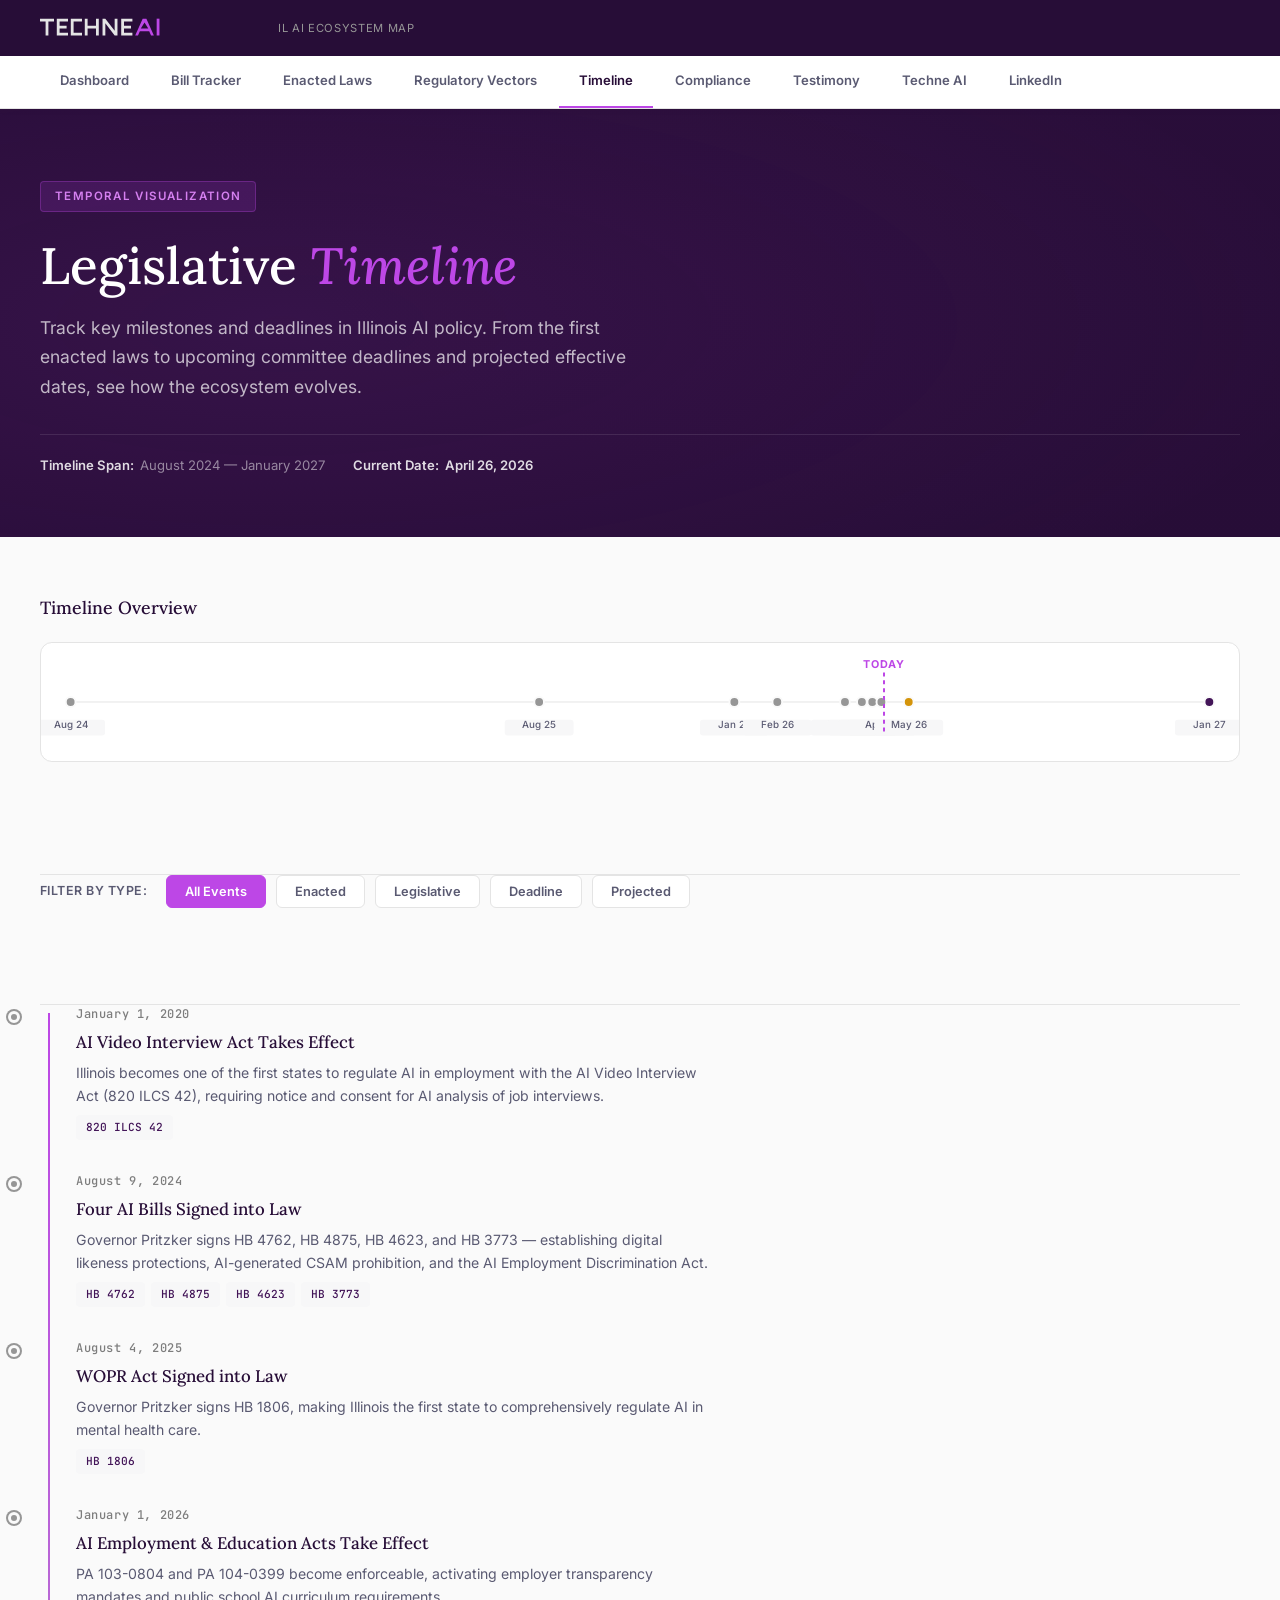
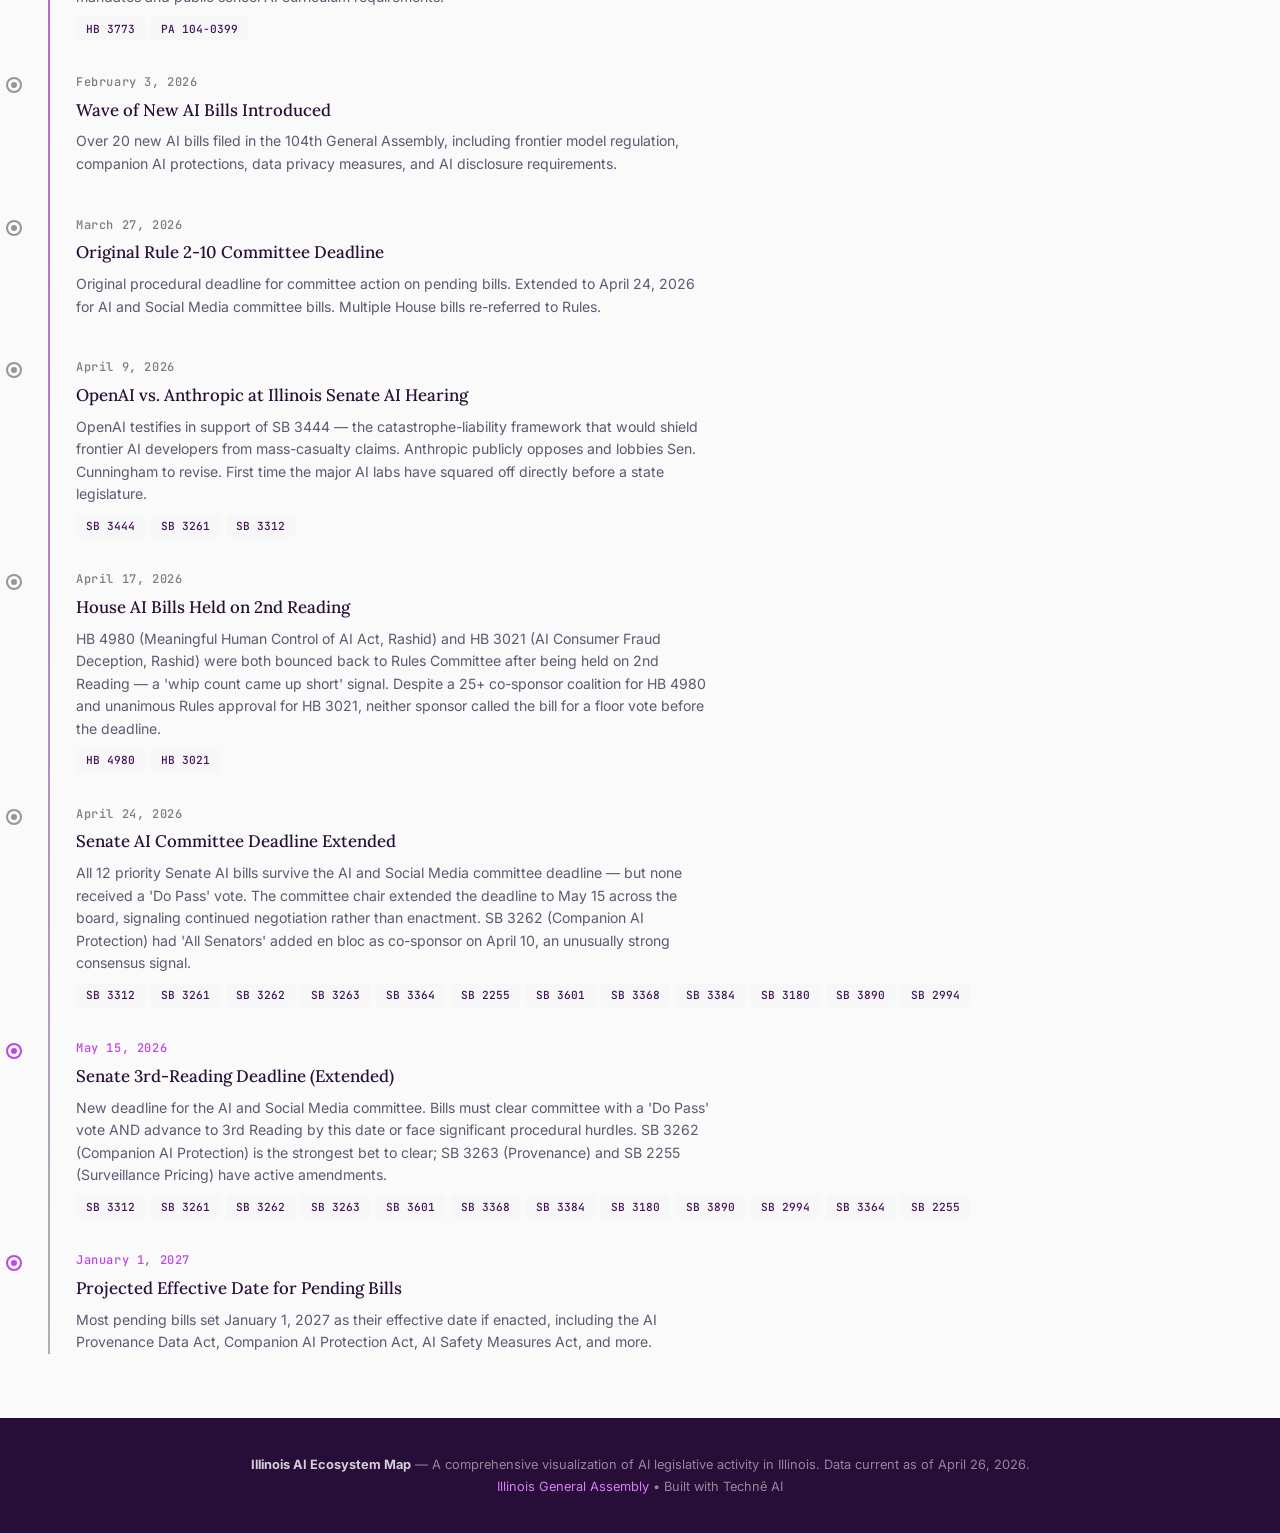
<file: timeline.html>
<!DOCTYPE html>
<html lang="en">
<head>
  <meta charset="UTF-8">
  <meta name="viewport" content="width=device-width, initial-scale=1.0">
  <title>Legislative Timeline — Illinois AI Ecosystem Map</title>
  <link rel="stylesheet" href="css/style.css">
  <style>
    /* Timeline-specific styles */
    .timeline-header {
      margin-bottom: 48px;
    }

    /* Horizontal timeline bar */
    .timeline-bar-container {
      margin-bottom: 56px;
    }

    #timeline-bar {
      width: 100%;
      height: 120px;
      background: var(--surface);
      border: 1px solid var(--border);
      border-radius: 12px;
      overflow: hidden;
    }

    .timeline-bar-svg {
      width: 100%;
      height: 100%;
    }

    /* Timeline event styles */
    .timeline-events {
      position: relative;
    }

    .tl-item {
      position: relative;
      padding-bottom: 32px;
      padding-left: 36px;
      opacity: 1;
      transition: opacity 0.3s ease;
      animation: fadeIn 0.3s ease-in;
    }

    .tl-item.hidden {
      display: none;
    }

    .tl-item::before {
      content: '';
      position: absolute;
      left: -32px; top: 6px;
      width: 12px; height: 12px;
      border-radius: 50%;
      background: var(--purple);
      border: 3px solid var(--bg);
      box-shadow: 0 0 0 2px var(--purple);
    }

    .tl-item.past::before {
      background: var(--gray-400);
      box-shadow: 0 0 0 2px var(--gray-400);
    }

    .tl-item.current::before {
      background: var(--purple);
      box-shadow: 0 0 0 2px var(--purple), 0 0 12px rgba(189,71,230,0.4);
      width: 14px;
      height: 14px;
      left: -33px;
      top: 5px;
    }

    .tl-date {
      font-family: var(--font-mono);
      font-size: 0.75rem;
      font-weight: 500;
      color: var(--purple);
      margin-bottom: 4px;
      letter-spacing: 0.05em;
    }

    .tl-item.past .tl-date {
      color: var(--gray-500);
    }

    .tl-title {
      font-family: var(--font-display);
      font-size: 1.05rem;
      font-weight: 500;
      color: var(--darkest);
      margin-bottom: 6px;
    }

    .tl-desc {
      font-size: 0.88rem;
      color: var(--text-secondary);
      line-height: 1.6;
      max-width: 640px;
      margin-bottom: 8px;
    }

    .tl-bills {
      display: flex;
      gap: 6px;
      flex-wrap: wrap;
      margin-top: 8px;
    }

    .tl-bills .bill-tag {
      cursor: pointer;
      transition: all 0.2s;
    }

    .tl-bills .bill-tag:hover {
      background: var(--purple-glow);
      color: var(--purple);
    }

    /* Filter buttons */
    .filter-controls {
      display: flex;
      gap: 10px;
      flex-wrap: wrap;
      margin-bottom: 40px;
      align-items: center;
    }

    .filter-controls .filter-label {
      font-size: 0.78rem;
      font-weight: 600;
      color: var(--text-secondary);
      text-transform: uppercase;
      letter-spacing: 0.04em;
      margin-right: 8px;
    }

    .filter-btn {
      padding: 8px 18px;
      border: 1px solid var(--border);
      border-radius: 6px;
      background: var(--surface);
      font-size: 0.8rem;
      font-weight: 600;
      font-family: var(--font-body);
      color: var(--text-secondary);
      cursor: pointer;
      transition: all 0.2s;
      white-space: nowrap;
    }

    .filter-btn:hover {
      border-color: var(--purple);
      color: var(--purple);
    }

    .filter-btn.active {
      background: var(--purple);
      color: var(--white);
      border-color: var(--purple);
    }

    /* Timeline vertical line */
    .timeline-container {
      position: relative;
      padding-left: 0;
    }

    .timeline-container::before {
      content: '';
      position: absolute;
      left: 8px; top: 8px; bottom: 0;
      width: 2px;
      background: linear-gradient(to bottom, var(--purple), var(--gray-300));
    }

    .tl-item:last-child {
      padding-bottom: 0;
    }

    /* Today marker in horizontal bar */
    .today-marker {
      position: absolute;
      top: -10px;
      width: 2px;
      height: 140%;
      background: var(--purple);
      box-shadow: 0 0 12px rgba(189,71,230,0.5);
    }

    .today-label {
      position: absolute;
      top: -28px;
      left: 50%;
      transform: translateX(-50%);
      background: var(--purple);
      color: var(--white);
      padding: 2px 8px;
      border-radius: 3px;
      font-size: 0.65rem;
      font-weight: 700;
      letter-spacing: 0.06em;
      text-transform: uppercase;
      white-space: nowrap;
      pointer-events: none;
    }

    /* Responsive */
    @media (max-width: 768px) {
      .timeline-container::before {
        left: 5px;
      }

      .tl-item::before {
        left: -25px;
        width: 10px;
        height: 10px;
      }

      .tl-item.current::before {
        width: 12px;
        height: 12px;
        left: -26px;
      }

      .tl-item {
        padding-left: 28px;
      }

      .filter-controls {
        flex-direction: column;
        align-items: flex-start;
        gap: 12px;
      }

      .filter-label {
        margin-right: 0;
      }

      .tl-title {
        font-size: 0.95rem;
      }

      .tl-desc {
        font-size: 0.82rem;
      }
    }

    @media (max-width: 480px) {
      .filter-btn {
        font-size: 0.72rem;
        padding: 6px 14px;
      }

      .tl-date {
        font-size: 0.65rem;
      }

      .tl-title {
        font-size: 0.9rem;
      }

      .tl-desc {
        font-size: 0.78rem;
      }
    }
  </style>
</head>
<body>
  <!-- SITE HEADER -->
  <div class="site-header">
    <div class="site-header-inner">
      <a href="index.html" class="site-brand">
        <img src="logo.svg" alt="Technê AI" style="height:28px;width:auto;">
        <span class="site-brand-sub">IL AI Ecosystem Map</span>
      </a>
    </div>
  </div>

  <!-- NAVIGATION -->
  <nav class="site-nav">
    <div class="site-nav-inner">
      <a href="index.html">Dashboard</a>
      <a href="bills.html">Bill Tracker</a>
      <a href="enacted.html">Enacted Laws</a>
      <a href="vectors.html">Regulatory Vectors</a>
      <a href="timeline.html" class="active">Timeline</a>
      <a href="compliance.html">Compliance</a>
            <a href="testimony.html">Testimony</a>
      <a href="https://techne.ai/" target="_blank">Techne AI</a>
      <a href="https://www.linkedin.com/in/khullani/" target="_blank">LinkedIn</a>

    </div>
  </nav>

  <!-- PAGE HERO -->
  <div class="page-hero">
    <div class="hero-inner">
      <div class="hero-badge">TEMPORAL VISUALIZATION</div>
      <h1 class="hero-title">Legislative <em>Timeline</em></h1>
      <p class="hero-sub">Track key milestones and deadlines in Illinois AI policy. From the first enacted laws to upcoming committee deadlines and projected effective dates, see how the ecosystem evolves.</p>
      <div class="hero-meta">
        <span><strong>Timeline Span:</strong> August 2024 — January 2027</span>
        <span><strong>Current Date:</strong> <strong id="current-date">April 26, 2026</strong></span>
      </div>
    </div>
  </div>

  <!-- MAIN CONTENT -->
  <main>
    <div class="container">
      <!-- HORIZONTAL TIMELINE BAR -->
      <div class="page-section">
        <div class="timeline-bar-container">
          <h2 class="chart-title">Timeline Overview</h2>
          <div id="timeline-bar">
            <svg class="timeline-bar-svg" preserveAspectRatio="xMidYMid meet">
              <!-- Horizontal timeline rendered here -->
            </svg>
          </div>
        </div>
      </div>

      <!-- FILTER CONTROLS -->
      <div class="page-section" style="padding-top: 0;">
        <div class="filter-controls">
          <span class="filter-label">Filter by type:</span>
          <button class="filter-btn active" data-filter="all">All Events</button>
          <button class="filter-btn" data-filter="enacted">Enacted</button>
          <button class="filter-btn" data-filter="legislative">Legislative</button>
          <button class="filter-btn" data-filter="deadline">Deadline</button>
          <button class="filter-btn" data-filter="projected">Projected</button>
        </div>
      </div>

      <!-- VERTICAL TIMELINE -->
      <div class="page-section" style="padding-top: 0;">
        <div class="timeline-container">
          <div class="timeline-events" id="timeline-events">
            <!-- Timeline events rendered here -->
          </div>
        </div>
      </div>
    </div>
  </main>

  <!-- FOOTER -->
  <footer class="site-footer">
    <strong>Illinois AI Ecosystem Map</strong> — A comprehensive visualization of AI legislative activity in Illinois. Data current as of <span id="footer-date">April 26, 2026</span>.
    <br>
    <a href="https://ilga.gov" target="_blank">Illinois General Assembly</a> • Built with Technê AI
  </footer>

  <script>
    // Constants
    const TODAY = new Date('2026-04-26');
    const TIMELINE_START = new Date('2024-08-09');
    const TIMELINE_END = new Date('2027-01-01');
    const MARGIN = { top: 40, right: 20, bottom: 40, left: 20 };

    // Data structures
    let allEvents = [];
    let allBills = {};
    let activeFilter = 'all';

    // Initialize
    document.addEventListener('DOMContentLoaded', () => {
      initializePage();
    });

    async function initializePage() {
      try {
        // Fetch bills data
        const response = await fetch('data/bills.json');
        const data = await response.json();

        allEvents = data.timeline || [];

        // Create bill lookup
        [...(data.enacted || []), ...(data.pending || [])].forEach(bill => {
          allBills[bill.id] = bill;
          allBills[bill.bill] = bill;
        });

        // Render components
        renderHorizontalTimeline();
        renderVerticalTimeline();
        attachFilterListeners();
        updateCurrentDateDisplay();
      } catch (error) {
        console.error('Failed to load timeline data:', error);
      }
    }

    function renderHorizontalTimeline() {
      const container = document.querySelector('#timeline-bar svg');
      const width = container.parentElement.clientWidth;
      const height = 120;
      const innerWidth = width - MARGIN.left - MARGIN.right;
      const innerHeight = height - MARGIN.top - MARGIN.bottom;

      // Clear
      container.innerHTML = '';
      container.setAttribute('viewBox', `0 0 ${width} ${height}`);

      // Background
      const bg = document.createElementNS('http://www.w3.org/2000/svg', 'rect');
      bg.setAttribute('width', width);
      bg.setAttribute('height', height);
      bg.setAttribute('fill', 'var(--surface)');
      container.appendChild(bg);

      // Main group
      const g = document.createElementNS('http://www.w3.org/2000/svg', 'g');
      g.setAttribute('transform', `translate(${MARGIN.left},${MARGIN.top})`);

      // Scale function
      const timeScale = (date) => {
        const range = TIMELINE_END - TIMELINE_START;
        const offset = date - TIMELINE_START;
        return (offset / range) * innerWidth;
      };

      // Baseline
      const line = document.createElementNS('http://www.w3.org/2000/svg', 'line');
      line.setAttribute('x1', 0);
      line.setAttribute('y1', innerHeight / 2);
      line.setAttribute('x2', innerWidth);
      line.setAttribute('y2', innerHeight / 2);
      line.setAttribute('stroke', 'var(--border)');
      line.setAttribute('stroke-width', 1);
      g.appendChild(line);

      // Plot events
      allEvents.forEach(event => {
        const date = new Date(event.date);
        const x = timeScale(date);
        const y = innerHeight / 2;

        // Determine color
        let color = 'var(--purple)';
        if (event.past) {
          color = 'var(--gray-400)';
        } else if (event.type === 'deadline') {
          color = 'var(--warning)';
        } else if (event.type === 'projected') {
          color = 'var(--dark-purple)';
        }

        // Dot
        const dot = document.createElementNS('http://www.w3.org/2000/svg', 'circle');
        dot.setAttribute('cx', x);
        dot.setAttribute('cy', y);
        dot.setAttribute('r', 5);
        dot.setAttribute('fill', color);
        dot.setAttribute('stroke', 'var(--bg)');
        dot.setAttribute('stroke-width', 2);
        g.appendChild(dot);

        // Label below (rotate)
        const labelBg = document.createElementNS('http://www.w3.org/2000/svg', 'rect');
        labelBg.setAttribute('x', x - 35);
        labelBg.setAttribute('y', y + 18);
        labelBg.setAttribute('width', 70);
        labelBg.setAttribute('height', 16);
        labelBg.setAttribute('rx', 3);
        labelBg.setAttribute('fill', 'var(--gray-100)');
        g.appendChild(labelBg);

        const label = document.createElementNS('http://www.w3.org/2000/svg', 'text');
        label.setAttribute('x', x);
        label.setAttribute('y', y + 26);
        label.setAttribute('text-anchor', 'middle');
        label.setAttribute('font-size', '10');
        label.setAttribute('fill', 'var(--text-secondary)');
        label.setAttribute('font-weight', '500');
        const dateStr = new Date(event.date).toLocaleDateString('en-US', { month: 'short', year: '2-digit' });
        label.textContent = dateStr;
        g.appendChild(label);
      });

      // TODAY marker
      const todayX = timeScale(TODAY);
      const todayGroup = document.createElementNS('http://www.w3.org/2000/svg', 'g');

      const todayLine = document.createElementNS('http://www.w3.org/2000/svg', 'line');
      todayLine.setAttribute('x1', todayX);
      todayLine.setAttribute('y1', -10);
      todayLine.setAttribute('x2', todayX);
      todayLine.setAttribute('y2', innerHeight + 10);
      todayLine.setAttribute('stroke', 'var(--purple)');
      todayLine.setAttribute('stroke-width', 2);
      todayLine.setAttribute('stroke-dasharray', '4,4');
      todayGroup.appendChild(todayLine);

      const todayLabel = document.createElementNS('http://www.w3.org/2000/svg', 'text');
      todayLabel.setAttribute('x', todayX);
      todayLabel.setAttribute('y', -15);
      todayLabel.setAttribute('text-anchor', 'middle');
      todayLabel.setAttribute('font-size', '11');
      todayLabel.setAttribute('fill', 'var(--purple)');
      todayLabel.setAttribute('font-weight', '700');
      todayLabel.setAttribute('letter-spacing', '1');
      todayLabel.textContent = 'TODAY';
      todayGroup.appendChild(todayLabel);

      g.appendChild(todayGroup);

      container.appendChild(g);
    }

    function renderVerticalTimeline() {
      const container = document.getElementById('timeline-events');
      container.innerHTML = '';

      allEvents.forEach((event, index) => {
        const eventDiv = document.createElement('div');
        eventDiv.className = `tl-item ${event.past ? 'past' : ''} ${isCurrentEvent(event) ? 'current' : ''}`;
        eventDiv.setAttribute('data-type', event.type);
        if (activeFilter !== 'all' && event.type !== activeFilter) {
          eventDiv.classList.add('hidden');
        }

        // Date
        const dateEl = document.createElement('div');
        dateEl.className = 'tl-date';
        dateEl.textContent = event.dateDisplay;
        eventDiv.appendChild(dateEl);

        // Title
        const titleEl = document.createElement('div');
        titleEl.className = 'tl-title';
        titleEl.textContent = event.title;
        eventDiv.appendChild(titleEl);

        // Description
        const descEl = document.createElement('div');
        descEl.className = 'tl-desc';
        descEl.textContent = event.description;
        eventDiv.appendChild(descEl);

        // Bill tags
        if (event.billIds && event.billIds.length > 0) {
          const billsDiv = document.createElement('div');
          billsDiv.className = 'tl-bills';

          event.billIds.forEach(billId => {
            const bill = allBills[billId];
            if (bill) {
              const tag = document.createElement('a');
              tag.className = 'bill-tag';
              tag.href = `bill-detail.html?id=${bill.id}`;
              tag.textContent = bill.bill;
              tag.title = bill.name;
              billsDiv.appendChild(tag);
            }
          });

          eventDiv.appendChild(billsDiv);
        }

        container.appendChild(eventDiv);
      });
    }

    function isCurrentEvent(event) {
      const eventDate = new Date(event.date);
      return !event.past && eventDate <= TODAY;
    }

    function attachFilterListeners() {
      document.querySelectorAll('.filter-btn').forEach(btn => {
        btn.addEventListener('click', (e) => {
          document.querySelectorAll('.filter-btn').forEach(b => b.classList.remove('active'));
          btn.classList.add('active');
          activeFilter = btn.getAttribute('data-filter');
          applyFilter();
        });
      });
    }

    function applyFilter() {
      document.querySelectorAll('.tl-item').forEach(item => {
        const type = item.getAttribute('data-type');
        if (activeFilter === 'all' || type === activeFilter) {
          item.classList.remove('hidden');
        } else {
          item.classList.add('hidden');
        }
      });
    }

    function updateCurrentDateDisplay() {
      const dateStr = TODAY.toLocaleDateString('en-US', { year: 'numeric', month: 'long', day: 'numeric' });
      document.getElementById('current-date').textContent = dateStr;
      document.getElementById('footer-date').textContent = dateStr;
    }

    // Handle resize
    window.addEventListener('resize', () => {
      renderHorizontalTimeline();
    });
  </script>
</body>
</html>
</file>
<file: css/style.css>
/* ══════════════════════════════════════════════
   ILLINOIS AI ECOSYSTEM MAP — Technê AI
   Shared stylesheet for all pages
   ══════════════════════════════════════════════ */

@import url('https://fonts.googleapis.com/css2?family=Lora:ital,wght@0,400;0,500;0,600;0,700;1,400;1,500&family=Inter:wght@300;400;500;600;700&family=JetBrains+Mono:wght@400;500&display=swap');

:root {
  /* Technê AI Palette */
  --purple: #bd47e6;
  --purple-light: #d580f0;
  --purple-glow: rgba(189,71,230,0.15);
  --black: #040101;
  --white: #ffffff;
  --gray-100: #f7f7f8;
  --gray-200: #e4e4e4;
  --gray-300: #afafaf;
  --gray-400: #969696;
  --gray-500: #7d7d7d;
  --deep-purple: #67247d;
  --dark-purple: #431558;
  --darkest: #270d37;

  /* Functional */
  --bg: #fafafa;
  --surface: #ffffff;
  --text: #1a1a2e;
  --text-secondary: #5a5a72;
  --border: #e4e4e4;
  --success: #2d8a56;
  --warning: #d4940a;
  --danger: #c0392b;
  --info: #2563eb;

  /* Status colors */
  --status-enacted: #2d8a56;
  --status-pending: #d4940a;
  --status-committee: #431558;
  --status-stalled: #c0392b;
  --status-2nd-reading: #2563eb;

  /* Typography */
  --font-display: 'Lora', Georgia, serif;
  --font-body: 'Inter', -apple-system, BlinkMacSystemFont, sans-serif;
  --font-mono: 'JetBrains Mono', monospace;
}

/* ── RESET ── */
*, *::before, *::after { margin: 0; padding: 0; box-sizing: border-box; }

body {
  font-family: var(--font-body);
  background: var(--bg);
  color: var(--text);
  line-height: 1.65;
  -webkit-font-smoothing: antialiased;
  -moz-osx-font-smoothing: grayscale;
}

a { color: var(--purple); text-decoration: none; transition: color 0.2s; }
a:hover { color: var(--deep-purple); }

/* ── SITE HEADER ── */
.site-header {
  background: var(--darkest);
  color: var(--white);
  position: relative;
  z-index: 200;
}
.site-header-inner {
  max-width: 1320px;
  margin: 0 auto;
  padding: 14px 40px;
  display: flex;
  align-items: center;
  justify-content: space-between;
}
.site-brand {
  display: flex;
  align-items: center;
  gap: 12px;
  text-decoration: none;
  color: var(--white);
}
.site-brand-text {
  font-family: var(--font-display);
  font-size: 1.05rem;
  font-weight: 600;
  letter-spacing: 0.02em;
}
.site-brand-sub {
  font-size: 0.7rem;
  color: var(--gray-400);
  font-weight: 400;
  letter-spacing: 0.06em;
  text-transform: uppercase;
  margin-left: 2px;
}

/* ── NAVIGATION ── */
.site-nav {
  background: var(--white);
  border-bottom: 1px solid var(--border);
  position: sticky;
  top: 0;
  z-index: 100;
  box-shadow: 0 1px 8px rgba(0,0,0,0.04);
}
.site-nav-inner {
  max-width: 1320px;
  margin: 0 auto;
  padding: 0 40px;
  display: flex;
  gap: 2px;
  overflow-x: auto;
  scrollbar-width: none;
}
.site-nav-inner::-webkit-scrollbar { display: none; }
.site-nav-inner a {
  display: flex;
  align-items: center;
  gap: 6px;
  padding: 14px 20px;
  font-size: 0.82rem;
  font-weight: 600;
  color: var(--text-secondary);
  text-decoration: none;
  white-space: nowrap;
  border-bottom: 2px solid transparent;
  transition: all 0.2s;
}
.site-nav-inner a:hover {
  color: var(--darkest);
  border-bottom-color: var(--gray-300);
}
.site-nav-inner a.active {
  color: var(--darkest);
  border-bottom-color: var(--purple);
}
.nav-icon {
  width: 16px;
  height: 16px;
  opacity: 0.6;
}
.site-nav-inner a.active .nav-icon,
.site-nav-inner a:hover .nav-icon { opacity: 1; }

/* ── PAGE LAYOUT ── */
.container { max-width: 1320px; margin: 0 auto; padding: 0 40px; }
.page-section { padding: 56px 0; }
.page-section + .page-section { border-top: 1px solid var(--border); }

/* ── SECTION LABELS ── */
.section-eyebrow {
  font-size: 0.7rem;
  font-weight: 700;
  letter-spacing: 0.14em;
  text-transform: uppercase;
  color: var(--purple);
  margin-bottom: 10px;
}
.section-title {
  font-family: var(--font-display);
  font-size: 1.85rem;
  font-weight: 500;
  color: var(--darkest);
  margin-bottom: 12px;
  line-height: 1.25;
}
.section-desc {
  font-size: 1rem;
  color: var(--text-secondary);
  max-width: 680px;
  margin-bottom: 36px;
  line-height: 1.7;
}

/* ── STAT CARDS ── */
.stat-grid {
  display: grid;
  grid-template-columns: repeat(auto-fit, minmax(180px, 1fr));
  gap: 18px;
  margin-bottom: 40px;
}
.stat-card {
  background: var(--surface);
  border: 1px solid var(--border);
  border-radius: 12px;
  padding: 24px 20px;
  text-align: center;
  transition: transform 0.2s, box-shadow 0.2s;
}
.stat-card:hover {
  transform: translateY(-2px);
  box-shadow: 0 6px 24px rgba(39,13,55,0.08);
}
.stat-number {
  font-family: var(--font-display);
  font-size: 2.4rem;
  font-weight: 600;
  color: var(--darkest);
  line-height: 1;
  margin-bottom: 6px;
}
.stat-label {
  font-size: 0.78rem;
  color: var(--text-secondary);
  font-weight: 500;
  text-transform: uppercase;
  letter-spacing: 0.04em;
}
.stat-card.accent { border-top: 3px solid var(--purple); }
.stat-card.accent .stat-number { color: var(--purple); }

/* ── TABLES ── */
.table-wrap {
  background: var(--surface);
  border: 1px solid var(--border);
  border-radius: 12px;
  overflow-x: auto;
  -webkit-overflow-scrolling: touch;
}
table { width: 100%; border-collapse: collapse; font-size: 0.88rem; }
thead { background: var(--darkest); color: var(--white); }
th {
  padding: 14px 18px;
  text-align: left;
  font-weight: 600;
  font-size: 0.75rem;
  letter-spacing: 0.06em;
  text-transform: uppercase;
}
td {
  padding: 14px 18px;
  border-bottom: 1px solid var(--gray-200);
  vertical-align: top;
}
tbody tr:last-child td { border-bottom: none; }
tbody tr:hover { background: var(--gray-100); }
td a { font-weight: 500; }

/* ── BADGES ── */
.badge {
  display: inline-block;
  padding: 3px 10px;
  border-radius: 4px;
  font-size: 0.72rem;
  font-weight: 600;
  letter-spacing: 0.02em;
  white-space: nowrap;
}
.badge-enacted { background: #d4edda; color: #155724; }
.badge-pending { background: #fff3cd; color: #856404; }
.badge-committee { background: #ede9fe; color: var(--dark-purple); }
.badge-stalled { background: #f0d0cc; color: #8b2020; }
.badge-2nd-reading { background: #dbeafe; color: #1e40af; }

/* ── BILL TAGS ── */
.bill-tag {
  font-family: var(--font-mono);
  font-size: 0.7rem;
  font-weight: 500;
  padding: 3px 10px;
  border-radius: 4px;
  background: var(--gray-100);
  color: var(--dark-purple);
  display: inline-block;
}

/* ── CARDS ── */
.card {
  background: var(--surface);
  border: 1px solid var(--border);
  border-radius: 12px;
  padding: 28px 24px;
  transition: box-shadow 0.25s, transform 0.25s;
}
.card:hover {
  box-shadow: 0 8px 32px rgba(39,13,55,0.08);
  transform: translateY(-2px);
}
.card-accent {
  position: relative;
  overflow: hidden;
}
.card-accent::before {
  content: '';
  position: absolute;
  top: 0; left: 0; right: 0;
  height: 3px;
  background: var(--purple);
}

/* ── VECTOR CARDS ── */
.vector-grid {
  display: grid;
  grid-template-columns: repeat(auto-fit, minmax(min(360px, 100%), 1fr));
  gap: 24px;
}
.vector-card {
  background: var(--surface);
  border: 1px solid var(--border);
  border-radius: 12px;
  padding: 28px 24px;
  transition: box-shadow 0.25s, transform 0.25s;
  position: relative;
  overflow: hidden;
  cursor: pointer;
}
.vector-card:hover {
  box-shadow: 0 8px 32px rgba(39,13,55,0.08);
  transform: translateY(-2px);
}
.vector-card::before {
  content: '';
  position: absolute;
  top: 0; left: 0; right: 0;
  height: 3px;
}
.vector-num {
  font-family: var(--font-mono);
  font-size: 0.68rem;
  font-weight: 500;
  color: var(--text-secondary);
  letter-spacing: 0.06em;
  margin-bottom: 8px;
}
.vector-card h3 {
  font-family: var(--font-display);
  font-size: 1.2rem;
  font-weight: 500;
  color: var(--darkest);
  margin-bottom: 10px;
  line-height: 1.3;
}
.vector-card p {
  font-size: 0.88rem;
  color: var(--text-secondary);
  line-height: 1.65;
  margin-bottom: 16px;
  overflow-wrap: break-word;
  word-wrap: break-word;
}
.vector-bills {
  display: flex;
  flex-wrap: wrap;
  gap: 6px;
}

/* ── SEARCH & FILTERS ── */
.search-bar {
  display: flex;
  gap: 12px;
  margin-bottom: 24px;
  flex-wrap: wrap;
}
.search-input {
  flex: 1;
  min-width: 260px;
  padding: 12px 18px;
  border: 1px solid var(--border);
  border-radius: 8px;
  font-size: 0.9rem;
  font-family: var(--font-body);
  outline: none;
  transition: border-color 0.2s;
  background: var(--surface);
}
.search-input:focus { border-color: var(--purple); }
.filter-btn {
  padding: 10px 20px;
  border: 1px solid var(--border);
  border-radius: 8px;
  background: var(--surface);
  font-size: 0.82rem;
  font-weight: 600;
  font-family: var(--font-body);
  color: var(--text-secondary);
  cursor: pointer;
  transition: all 0.2s;
  white-space: nowrap;
}
.filter-btn:hover { border-color: var(--purple); color: var(--purple); }
.filter-btn.active {
  background: var(--purple);
  color: var(--white);
  border-color: var(--purple);
}

/* ── TIMELINE ── */
.timeline { position: relative; padding-left: 36px; }
.timeline::before {
  content: '';
  position: absolute;
  left: 8px; top: 8px; bottom: 8px;
  width: 2px;
  background: linear-gradient(to bottom, var(--purple), var(--gray-300));
}
.tl-item {
  position: relative;
  padding-bottom: 36px;
}
.tl-item::before {
  content: '';
  position: absolute;
  left: -32px; top: 6px;
  width: 12px; height: 12px;
  border-radius: 50%;
  background: var(--purple);
  border: 3px solid var(--bg);
  box-shadow: 0 0 0 2px var(--purple);
}
.tl-item.past::before {
  background: var(--gray-400);
  box-shadow: 0 0 0 2px var(--gray-400);
}
.tl-item.current::before {
  background: var(--purple);
  box-shadow: 0 0 0 2px var(--purple), 0 0 12px rgba(189,71,230,0.4);
}
.tl-date {
  font-family: var(--font-mono);
  font-size: 0.75rem;
  font-weight: 500;
  color: var(--purple);
  margin-bottom: 4px;
}
.tl-item.past .tl-date { color: var(--gray-500); }
.tl-title {
  font-family: var(--font-display);
  font-size: 1.05rem;
  font-weight: 500;
  color: var(--darkest);
  margin-bottom: 6px;
}
.tl-desc {
  font-size: 0.88rem;
  color: var(--text-secondary);
  line-height: 1.6;
  max-width: 640px;
}
.tl-bills {
  display: flex;
  gap: 6px;
  flex-wrap: wrap;
  margin-top: 8px;
}

/* ── CHART CONTAINER ── */
.chart-container {
  background: var(--surface);
  border: 1px solid var(--border);
  border-radius: 12px;
  padding: 28px;
  margin-bottom: 24px;
}
.chart-title {
  font-family: var(--font-display);
  font-size: 1.1rem;
  font-weight: 500;
  color: var(--darkest);
  margin-bottom: 20px;
}
.chart-grid {
  display: grid;
  grid-template-columns: repeat(auto-fit, minmax(min(400px, 100%), 1fr));
  gap: 24px;
  margin-bottom: 24px;
}

/* ── HERO ── */
.page-hero {
  background: var(--darkest);
  color: var(--white);
  position: relative;
  overflow: hidden;
}
.page-hero::before {
  content: '';
  position: absolute;
  top: -50%; left: -20%;
  width: 140%; height: 200%;
  background: radial-gradient(ellipse at 30% 50%, rgba(189,71,230,0.1) 0%, transparent 60%),
              radial-gradient(ellipse at 80% 20%, rgba(67,21,88,0.08) 0%, transparent 50%);
  pointer-events: none;
}
.hero-inner {
  max-width: 1320px;
  margin: 0 auto;
  padding: 72px 40px 60px;
  position: relative;
  z-index: 1;
}
.hero-badge {
  display: inline-block;
  background: rgba(189,71,230,0.15);
  border: 1px solid rgba(189,71,230,0.3);
  color: var(--purple-light);
  font-size: 0.72rem;
  font-weight: 600;
  letter-spacing: 0.12em;
  text-transform: uppercase;
  padding: 5px 14px;
  border-radius: 4px;
  margin-bottom: 24px;
}
.hero-title {
  font-family: var(--font-display);
  font-size: clamp(2.2rem, 4.5vw, 3.2rem);
  font-weight: 500;
  line-height: 1.15;
  max-width: 800px;
  margin-bottom: 18px;
}
.hero-title em {
  color: var(--purple);
  font-style: italic;
}
.hero-sub {
  font-size: 1.1rem;
  color: rgba(255,255,255,0.7);
  max-width: 620px;
  line-height: 1.7;
  margin-bottom: 32px;
}
.hero-meta {
  display: flex;
  gap: 28px;
  flex-wrap: wrap;
  font-size: 0.82rem;
  color: rgba(255,255,255,0.5);
  border-top: 1px solid rgba(255,255,255,0.1);
  padding-top: 20px;
}
.hero-meta span { display: flex; align-items: center; gap: 6px; }
.hero-meta strong { color: rgba(255,255,255,0.85); font-weight: 600; }

/* ── FOOTER ── */
.site-footer {
  background: var(--darkest);
  color: rgba(255,255,255,0.5);
  padding: 36px 40px;
  text-align: center;
  font-size: 0.8rem;
  line-height: 1.7;
}
.site-footer strong { color: rgba(255,255,255,0.8); }
.site-footer a { color: var(--purple-light); }

/* ── NETWORK GRAPH ── */
#network-graph {
  width: 100%;
  min-height: 560px;
  background: var(--surface);
  border: 1px solid var(--border);
  border-radius: 12px;
  overflow: hidden;
}
.node-label {
  font-family: var(--font-body);
  font-size: 11px;
  font-weight: 600;
  fill: var(--text);
}

/* ── DETAIL PANEL ── */
.detail-panel {
  background: var(--surface);
  border: 1px solid var(--border);
  border-radius: 12px;
  padding: 32px;
}
.detail-header {
  display: flex;
  align-items: flex-start;
  gap: 16px;
  margin-bottom: 24px;
  padding-bottom: 20px;
  border-bottom: 1px solid var(--border);
}
.detail-bill-id {
  font-family: var(--font-mono);
  font-size: 0.85rem;
  font-weight: 500;
  color: var(--purple);
  background: var(--purple-glow);
  padding: 4px 12px;
  border-radius: 4px;
}
.detail-title {
  font-family: var(--font-display);
  font-size: 1.4rem;
  font-weight: 500;
  color: var(--darkest);
  margin-bottom: 6px;
}
.detail-meta {
  display: grid;
  grid-template-columns: repeat(auto-fit, minmax(200px, 1fr));
  gap: 16px;
  margin-bottom: 24px;
}
.detail-meta-item label {
  display: block;
  font-size: 0.7rem;
  font-weight: 700;
  text-transform: uppercase;
  letter-spacing: 0.08em;
  color: var(--text-secondary);
  margin-bottom: 4px;
}
.detail-meta-item span {
  font-size: 0.92rem;
  color: var(--text);
}

/* ── UTILITIES ── */
.text-center { text-align: center; }
.text-mono { font-family: var(--font-mono); }
.mt-0 { margin-top: 0; }
.mb-0 { margin-bottom: 0; }
.mb-8 { margin-bottom: 8px; }
.mb-16 { margin-bottom: 16px; }
.mb-24 { margin-bottom: 24px; }
.hidden { display: none !important; }
.fade-in { animation: fadeIn 0.3s ease-in; }
@keyframes fadeIn { from { opacity: 0; transform: translateY(8px); } to { opacity: 1; transform: translateY(0); } }

/* ── RESPONSIVE ── */
@media (max-width: 768px) {
  .hero-inner { padding: 48px 20px 40px; }
  .container { padding: 0 16px; }
  .page-section { padding: 32px 0; }
  .site-nav-inner { padding: 0 12px; }
  .site-header-inner { padding: 12px 16px; }
  .vector-grid { grid-template-columns: 1fr; }
  .chart-grid { grid-template-columns: 1fr; }
  .search-bar { flex-direction: column; }
  .search-input { min-width: 100%; }
  table { font-size: 0.78rem; }
  th, td { padding: 10px 12px; }
  .hero-meta { gap: 12px; flex-direction: column; }
  .hero-title { font-size: clamp(1.6rem, 5vw, 2.2rem); }
  .hero-sub { font-size: 0.95rem; }
  .stat-grid { grid-template-columns: repeat(2, 1fr); gap: 12px; }
  .detail-meta { grid-template-columns: 1fr; }
  .section-title { font-size: 1.4rem; }
  .section-desc { font-size: 0.9rem; margin-bottom: 24px; }
  .site-footer { padding: 28px 16px; font-size: 0.75rem; }

  /* Network graph responsive */
  #network-graph { min-height: 350px; }
}

@media (max-width: 480px) {
  .container { padding: 0 12px; }
  .stat-grid { grid-template-columns: 1fr; }
  .site-nav-inner a { padding: 10px 10px; font-size: 0.72rem; }
  .hero-inner { padding: 32px 14px 28px; }
  .hero-badge { font-size: 0.65rem; padding: 4px 10px; }
  .hero-sub { font-size: 0.85rem; }
  .stat-number { font-size: 1.8rem; }
  .stat-label { font-size: 0.7rem; }
  .chart-container { padding: 16px; }
  .detail-panel { padding: 20px 16px; }
  .detail-header { flex-direction: column; }
  .detail-title { font-size: 1.15rem; }

  /* Tables: ensure min-width so they scroll */
  table { min-width: 580px; }
  th, td { padding: 8px 10px; white-space: nowrap; }
  th:nth-child(2), td:nth-child(2) { white-space: normal; min-width: 140px; }
}
</file>
